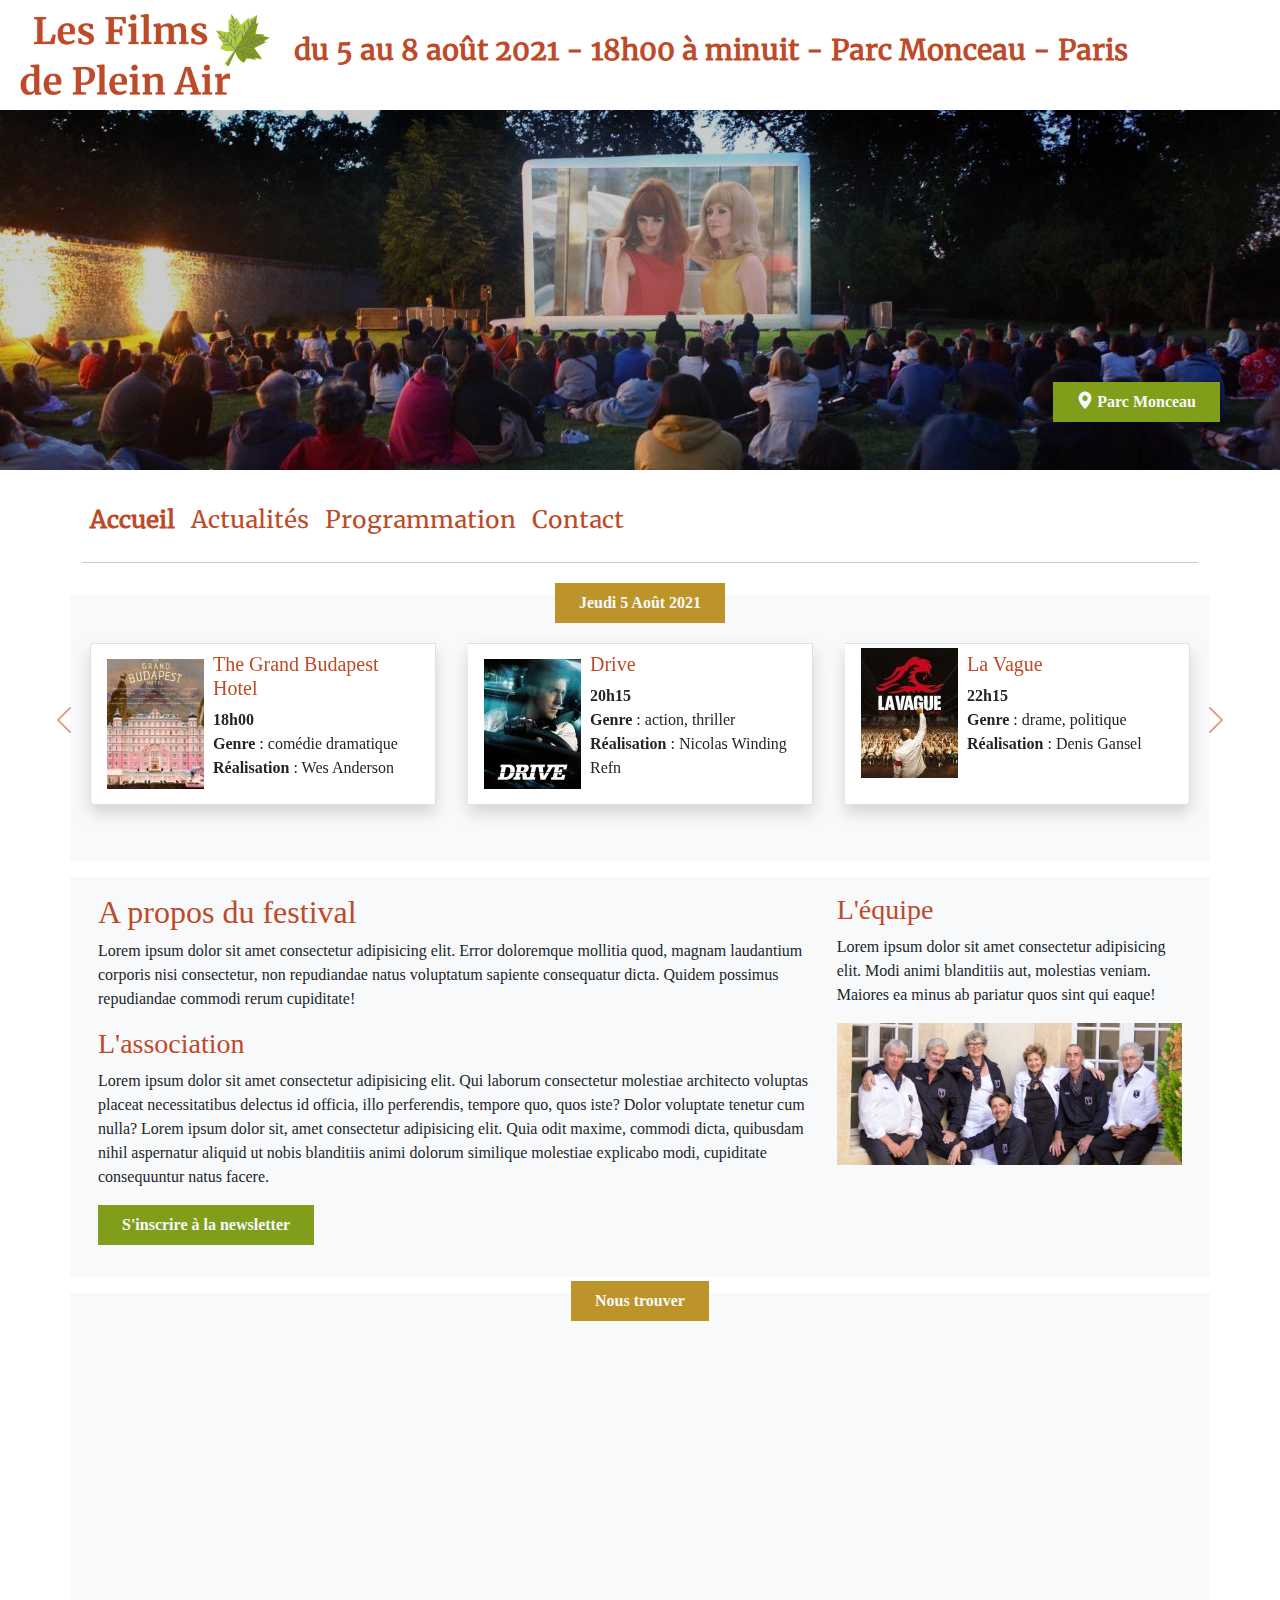
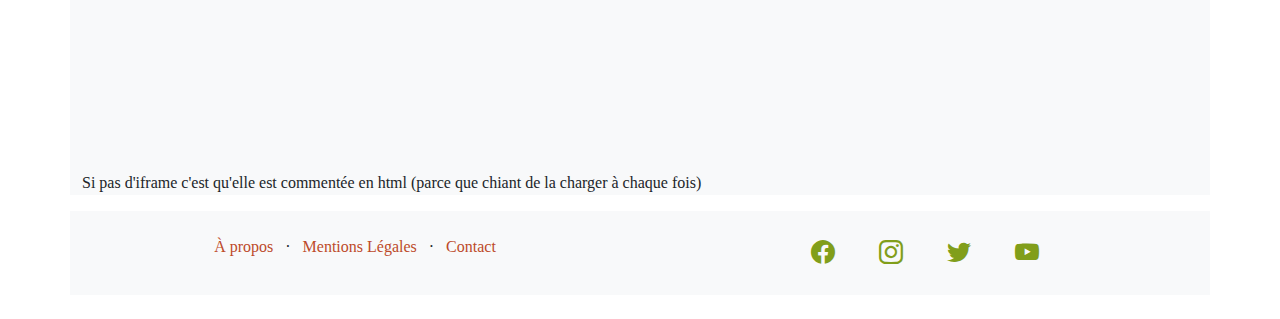
<file: PFILM_02_codesource/index.html>
<!DOCTYPE html>
<html lang="fr">
    <head>
        <meta charset="UTF-8">
        <meta name="viewport" content="width=device-width, initial-scale=1, shrink-to-fit=no">
        <link rel="stylesheet" href="css/style.css">
        <link rel="icon" href="img/favicon-nobg.png">
        <script src="js/bootstrap.js"></script>
    <title>Accueil</title>
    </head>
<body>
    <header class="container-fluid">
        <div class="row">
            <div class="col d-flex align-items-center flex-column flex-lg-row">
                <a class="navbar-brand"  href="index.html">
                    <img src="img/logo-canva-red.png" width="266" height="100" alt="logo">
                </a>
                <h3 class="text-center text-md-start heading-font--custom">du 5 au 8 août 2021 - 18h00 à minuit - Parc Monceau - Paris</h3>
            </div>
        </div>
    </header>
    
    <div class="container-fluid hero d-none d-md-block mb-3">
        <div class="h-100 d-flex justify-content-end align-items-end p-5">
            <a href="#findUs" class="btn btn--custom btn--custom-green"><i class="bi bi-geo-alt-fill"></i> Parc Monceau</a>                        
        </div>
    </div>

    <div class="container">
        <div class="row mb-0">
            <div class="col">
                <nav class="navbar justify-content-center navbar-expand-lg navbar-light">
                    <button class="navbar-toggler" type="button" data-bs-toggle="collapse" data-bs-target="#navbarContent">
                        <span class="navbar-toggler-icon"></span>
                    </button>
                    <div id="navbarContent" class="collapse navbar-collapse">
                        <ul class="navbar-nav text-center">
                            <li class="nav-item">
                                <a class="nav-link active" href="index.html">Accueil</a>
                            </li>
                            <li class="nav-item">
                                <a class="nav-link" href="actualites.html">Actualités</a>
                            </li>
                            <li class="nav-item">
                                <a class="nav-link" href="programmation.html">Programmation</a>
                            </li>
                            <li class="nav-item">
                                <a class="nav-link" href="contact.html">Contact</a>
                            </li>
                        </ul>
                    </div>
                </nav>
            </div>
        </div>
        <hr>     
    </div>

    <div id="carouselControls" class="carousel slide" data-bs-ride="carousel" data-bs-interval="10000">
        <div class="carousel-inner">
            <div class="carousel-item active">
                <div class="container bg-light">
                    <div class="position-relative mt-3">
                        <div class="position-absolute top-0 start-50 translate-middle text-center w-100">
                            <a href="#" class="btn btn--custom btn--custom-brown mt-3">Jeudi 5 Août 2021</a>
                        </div>           
                    </div>
                    <div class="row pt-3">
                        <div class="p-3 mb-4 rounded-3">
                            <div class="row card-group flex-column flex-lg-row px-md-5 px-lg-0">
                                    <div class="card m-lg-3 my-2 shadow w-auto">
                                        <div class="row">
                                            <div class="col-4 col-xl-3 d-flex align-items-center">
                                                <img class="p-1" src="img/movies/budapest.png" alt="image-budapest">
                                            </div>
                                            <div class="col-8 col-xl-9">
                                                <div class="card-body ms-3 p-2">
                                                    <h5 class="card-title">The Grand Budapest Hotel</h5>
                                                    <p class="card-text"><strong>18h00<br>Genre</strong> : comédie dramatique<br><span class="d-none d-sm-inline"><strong>Réalisation</strong> : Wes Anderson</span></p>
                                                    <a href="film-1.html" class="stretched-link"></a>
                                                </div>                                    
                                            </div>
                                        </div>    
                                    </div>                                  
                                    <div class="card m-lg-3 my-2 shadow">
                                        <div class="row">
                                            <div class="col-4 col-xl-3 d-flex align-items-center">
                                                <img class="p-1" src="img/movies/drive.png" alt="image-drive">
                                            </div>
                                            <div class="col-8 col-xl-9">
                                                <div class="card-body ms-3 p-2">
                                                    <h5 class="card-title">Drive</h5>
                                                    <p class="card-text"><strong>20h15<br>Genre</strong> : action, thriller<br><span class="d-none d-sm-inline"><strong>Réalisation</strong> : Nicolas Winding Refn</span></p>
                                                    <a href="film-2.html" class="stretched-link"></a>
                                                </div>                                    
                                            </div>
                                        </div>    
                                    </div>                                   
                                    <div class="card m-lg-3 my-2 shadow">
                                        <div class="row">
                                            <div class="col-4 col-xl-3 d-flex align-items-center">
                                                <img class=" p-1" src="img/movies/vague.png" alt="image-vague">
                                            </div>
                                            <div class="col-8 col-xl-9">
                                                <div class="card-body ms-3 p-2">
                                                    <h5 class="card-title">La Vague</h5>
                                                    <p class="card-text"><strong>22h15<br>Genre</strong> : drame, politique<br><span class="d-none d-sm-inline"><strong>Réalisation</strong> : Denis Gansel</span></p>
                                                    <a href="film-3.html" class="stretched-link"></a>
                                                </div>                                    
                                            </div>
                                        </div>    
                                    </div>
                                </div>                                                       
                            </div>
                        </div>
                </div>
            </div>

            <div class="carousel-item">
                <div class="container bg-light">
                    <div class="position-relative mt-3">
                        <div class="position-absolute top-0 start-50 translate-middle text-center w-100">
                            <a href="#" class="btn btn--custom btn--custom-brown mt-3">Vendredi 6 Août 2021</a>
                        </div>           
                    </div>
                    <div class="row pt-3">
                        <div class="p-3 mb-4 rounded-3">
                            <div class="row card-group flex-column flex-lg-row px-md-5 px-lg-0">
                                    <div class="card m-lg-3 my-2 shadow w-auto">
                                        <div class="row">
                                            <div class="col-4 col-xl-3 d-flex align-items-center">
                                                <img class="p-1" src="img/movies/graal.png" alt="image-graal">
                                            </div>
                                            <div class="col-8 col-xl-9">
                                                <div class="card-body ms-3 p-2">
                                                    <h5 class="card-title">Monty Python, Sacré Graal !</h5>
                                                    <p class="card-text"><strong>18h00<br>Genre</strong> : fantastique, aventure<br><span class="d-none d-sm-inline"><strong>Réalisation</strong> : Terry Jones</span></p>
                                                    <a href="film-4.html" class="stretched-link"></a>
                                                </div>                                    
                                            </div>
                                        </div>    
                                    </div>                                  
                                    <div class="card m-lg-3 my-2 shadow">
                                        <div class="row">
                                            <div class="col-4 col-xl-3 d-flex align-items-center">
                                                <img class="p-1" src="img/movies/shining.jpg" alt="image-shining">
                                            </div>
                                            <div class="col-8 col-xl-9">
                                                <div class="card-body ms-3 p-2">
                                                    <h5 class="card-title">Shining</h5>
                                                    <p class="card-text"><strong>20h15<br>Genre</strong> : épouvante, horreur<br><span class="d-none d-sm-inline"><strong>Réalisation</strong> : Stanley Kubrick</span></p>
                                                    <a href="film-5.html" class="stretched-link"></a>
                                                </div>                                    
                                            </div>
                                        </div>    
                                    </div>                                   
                                    <div class="card m-lg-3 my-2 shadow">
                                        <div class="row">
                                            <div class="col-4 col-xl-3 d-flex align-items-center">
                                                <img class=" p-1" src="img/movies/shutter.jpg" alt="image-shutter">
                                            </div>
                                            <div class="col-8 col-xl-9">
                                                <div class="card-body ms-3 p-2">
                                                    <h5 class="card-title">Shutter Island</h5>
                                                    <p class="card-text"><strong>22h15<br>Genre</strong> : policier, thriller<br><span class="d-none d-sm-inline"><strong>Réalisation</strong> : Martin Scorsese</span></p>
                                                    <a href="film-6.html" class="stretched-link"></a>
                                                </div>                                    
                                            </div>
                                        </div>    
                                    </div>
                                </div>                                                       
                            </div>
                        </div>
                </div>
            </div>

            <div class="carousel-item">
                <div class="container bg-light">
                    <div class="position-relative mt-3">
                        <div class="position-absolute top-0 start-50 translate-middle text-center w-100">
                            <a href="#" class="btn btn--custom btn--custom-brown mt-3">Samedi 7 Août 2021</a>
                        </div>           
                    </div>
                    <div class="row pt-3">
                        <div class="p-3 mb-4 rounded-3">
                            <div class="row card-group flex-column flex-lg-row px-md-5 px-lg-0">
                                    <div class="card m-lg-3 my-2 shadow w-auto">
                                        <div class="row">
                                            <div class="col-4 col-xl-3 d-flex align-items-center">
                                                <img class="p-1" src="img/movies/moonrise.jpg" alt="image-moonrise">
                                            </div>
                                            <div class="col-8 col-xl-9">
                                                <div class="card-body ms-3 p-2">
                                                    <h5 class="card-title">Moonrise Kingdom</h5>
                                                    <p class="card-text"><strong>18h00<br>Genre</strong> : comédie dramatique<br><span class="d-none d-sm-inline"><strong>Réalisation</strong> : Wes Anderson</span></p>
                                                    <a href="film-7.html" class="stretched-link"></a>
                                                </div>                                    
                                            </div>
                                        </div>    
                                    </div>                                  
                                    <div class="card m-lg-3 my-2 shadow">
                                        <div class="row">
                                            <div class="col-4 col-xl-3 d-flex align-items-center">
                                                <img class="p-1" src="img/movies/odyssee.jpg" alt="image-odyssee">
                                            </div>
                                            <div class="col-8 col-xl-9">
                                                <div class="card-body ms-3 p-2">
                                                    <h5 class="card-title">L'odyssée de l'espace</h5>
                                                    <p class="card-text"><strong>20h15<br>Genre</strong> : science-fiction<br><span class="d-none d-sm-inline"><strong>Réalisation</strong> : Stanley Kubrick</span></p>
                                                    <a href="film-8.html" class="stretched-link"></a>
                                                </div>                                    
                                            </div>
                                        </div>    
                                    </div>                                   
                                    <div class="card m-lg-3 my-2 shadow">
                                        <div class="row">
                                            <div class="col-4 col-xl-3 d-flex align-items-center">
                                                <img class=" p-1" src="img/movies/imitation.jpg" alt="image-imitation">
                                            </div>
                                            <div class="col-8 col-xl-9">
                                                <div class="card-body ms-3 p-2">
                                                    <h5 class="card-title">Imitation Game</h5>
                                                    <p class="card-text"><strong>22h15<br>Genre</strong> : drame, biographie<br><span class="d-none d-sm-inline"><strong>Réalisation</strong> : Morten Tyldum</span></p>
                                                    <a href="film-9.html" class="stretched-link"></a>
                                                </div>                                    
                                            </div>
                                        </div>    
                                    </div>
                                </div>                                                       
                            </div>
                        </div>
                </div>
            </div>

            <div class="carousel-item">
                <div class="container bg-light">
                    <div class="position-relative mt-3">
                        <div class="position-absolute top-0 start-50 translate-middle text-center w-100">
                            <a href="#" class="btn btn--custom btn--custom-brown mt-3">Dimanche 8 Août 2021</a>
                        </div>           
                    </div>
                    <div class="row pt-3">
                        <div class="p-3 mb-4 rounded-3">
                            <div class="row card-group flex-column flex-lg-row px-md-5 px-lg-0">
                                    <div class="card m-lg-3 my-2 shadow w-auto">
                                        <div class="row">
                                            <div class="col-4 col-xl-3 d-flex align-items-center">
                                                <img class="p-1" src="img/movies/alice.jpg" alt="image-alice">
                                            </div>
                                            <div class="col-8 col-xl-9">
                                                <div class="card-body ms-3 p-2">
                                                    <h5 class="card-title">Alice au Pays des Merveilles</h5>
                                                    <p class="card-text"><strong>18h00<br>Genre</strong> : aventure, fantastique<br><span class="d-none d-sm-inline"><strong>Réalisation</strong> : Tim Burton</span></p>
                                                    <a href="film-10.html" class="stretched-link"></a>
                                                </div>                                    
                                            </div>
                                        </div>    
                                    </div>                                  
                                    <div class="card m-lg-3 my-2 shadow">
                                        <div class="row">
                                            <div class="col-4 col-xl-3 d-flex align-items-center">
                                                <img class="p-1" src="img/movies/americanBeauty.jpg" alt="image-americanBeauty">
                                            </div>
                                            <div class="col-8 col-xl-9">
                                                <div class="card-body ms-3 p-2">
                                                    <h5 class="card-title">American Beauty</h5>
                                                    <p class="card-text"><strong>20h15<br>Genre</strong> : drame<br><span class="d-none d-sm-inline"><strong>Réalisation</strong> : Sam Mendes</span></p>
                                                    <a href="film-11.html" class="stretched-link"></a>
                                                </div>                                    
                                            </div>
                                        </div>    
                                    </div>                                   
                                    <div class="card m-lg-3 my-2 shadow">
                                        <div class="row">
                                            <div class="col-4 col-xl-3 d-flex align-items-center">
                                                <img class=" p-1" src="img/movies/matchPoint.jpg" alt="image-matchPoint">
                                            </div>
                                            <div class="col-8 col-xl-9">
                                                <div class="card-body ms-3 p-2">
                                                    <h5 class="card-title">Match Point</h5>
                                                    <p class="card-text"><strong>22h15<br>Genre</strong> : drame, amour<br><span class="d-none d-sm-inline"><strong>Réalisation</strong> : Woody Allen</span></p>
                                                    <a href="film-12.html" class="stretched-link"></a>
                                                </div>                                    
                                            </div>
                                        </div>    
                                    </div>
                                </div>                                                       
                            </div>
                        </div>
                </div>
            </div>
        </div>
        <button class="carousel-control-prev align-items-start align-items-sm-center" type="button" data-bs-target="#carouselControls" data-bs-slide="prev">
            <span class="carousel-control-prev-icon" aria-hidden="true"></span>
            <span class="visually-hidden">Previous</span>
        </button>
        <button class="carousel-control-next align-items-start align-items-sm-center" type="button" data-bs-target="#carouselControls" data-bs-slide="next">
            <span class="carousel-control-next-icon" aria-hidden="true"></span>
            <span class="visually-hidden">Next</span>
        </button>
    </div>

    <div class="container bg-light mt-3">
        <div class="row p-3">
            <div class="col-12 col-lg-8">
                <h2>A propos du festival</h2>
                <p>Lorem ipsum dolor sit amet consectetur adipisicing elit. Error doloremque mollitia quod, magnam laudantium corporis nisi consectetur, non repudiandae natus voluptatum sapiente consequatur dicta. Quidem possimus repudiandae commodi rerum cupiditate!</p>
                <h3>L'association</h3>
                <p>Lorem ipsum dolor sit amet consectetur adipisicing elit. Qui laborum consectetur molestiae architecto voluptas placeat necessitatibus delectus id officia, illo perferendis, tempore quo, quos iste? Dolor voluptate tenetur cum nulla? Lorem ipsum dolor sit, amet consectetur adipisicing elit. Quia odit maxime, commodi dicta, quibusdam nihil aspernatur aliquid ut nobis blanditiis animi dolorum similique molestiae explicabo modi, cupiditate consequuntur natus facere.</p>
                <a class="btn  btn--custom btn--custom-green mb-3" href="actualites.html#newsletter">S'inscrire à la newsletter</a>
            </div>
            <div class="col-12 col-lg-4">
                <h3>L'équipe</h3>
                <p>Lorem ipsum dolor sit amet consectetur adipisicing elit. Modi animi blanditiis aut, molestias veniam. Maiores ea minus ab pariatur quos sint qui eaque!</p>
                <div>
                    <img class="img-fluid" src="img/equipe.jpg" alt="image organisateurs">
                </div>
            </div>
        </div>
    </div>

    <div class="container mt-3">
        <div class="row position-relative">
            <div class="bg-light ratio ratio-21x9">
                Si pas d'iframe c'est qu'elle est commentée en html (parce que chiant de la charger à chaque fois)
                <iframe  id="findUs" src="https://www.google.com/maps/embed?pb=!1m18!1m12!1m3!1d2206.4245443914283!2d2.3077786971611505!3d48.87926355167691!2m3!1f0!2f0!3f0!3m2!1i1024!2i768!4f13.1!3m3!1m2!1s0x47e66fbe98f714c3%3A0xe62425fddeddc402!2sParc%20Monceau!5e0!3m2!1sfr!2sfr!4v1621795867785!5m2!1sfr!2sfr" width="800" height="600" style="border:0;" allowfullscreen="" loading="lazy"></iframe>
            </div>
            <div class="position-absolute top-0 start-50 translate-middle text-center w-100">
                <a href="#" class="btn btn--custom btn--custom-brown mt-3">Nous trouver</a>                    
            </div>
        </div>
    </div>
    <footer class="container mb-0 mt-3">
        <div class="row bg-light justify-content-around">
            <div class="col-12 col-md-6">
                <ul class="list-inline text-center m-1 m-md-4">
                    <li class="list-inline-item"><a class="footer__link" href="index.html">À propos</a></li>
                    <li class="list-inline-item">&middot;</li>
                    <li class="list-inline-item"><a class="footer__link" href="mentions-legales.html">Mentions Légales</a></li>
                    <li class="list-inline-item">&middot;</li>
                    <li class="list-inline-item"><a class="footer__link" href="contact.html">Contact</a></li>
                </ul>
            </div>
            <div class="col-12 col-md-6">
                <ul class="list-inline text-center m-1 m-md-4">
                    <li class="list-inline-item"><a class="footer__link icon" href="#"><i class="bi-facebook"></i></a></li>
                    <li class="list-inline-item"><a class="footer__link icon" href="#"><i class="bi-instagram"></i></a></li>
                    <li class="list-inline-item"><a class="footer__link icon" href="#"><i class="bi-twitter"></i></a></li>
                    <li class="list-inline-item"><a class="footer__link icon" href="#"><i class="bi-youtube"></i></a></li>
                </ul>
            </div>
        </div>
    </footer>
  </body>
</html>
</file>
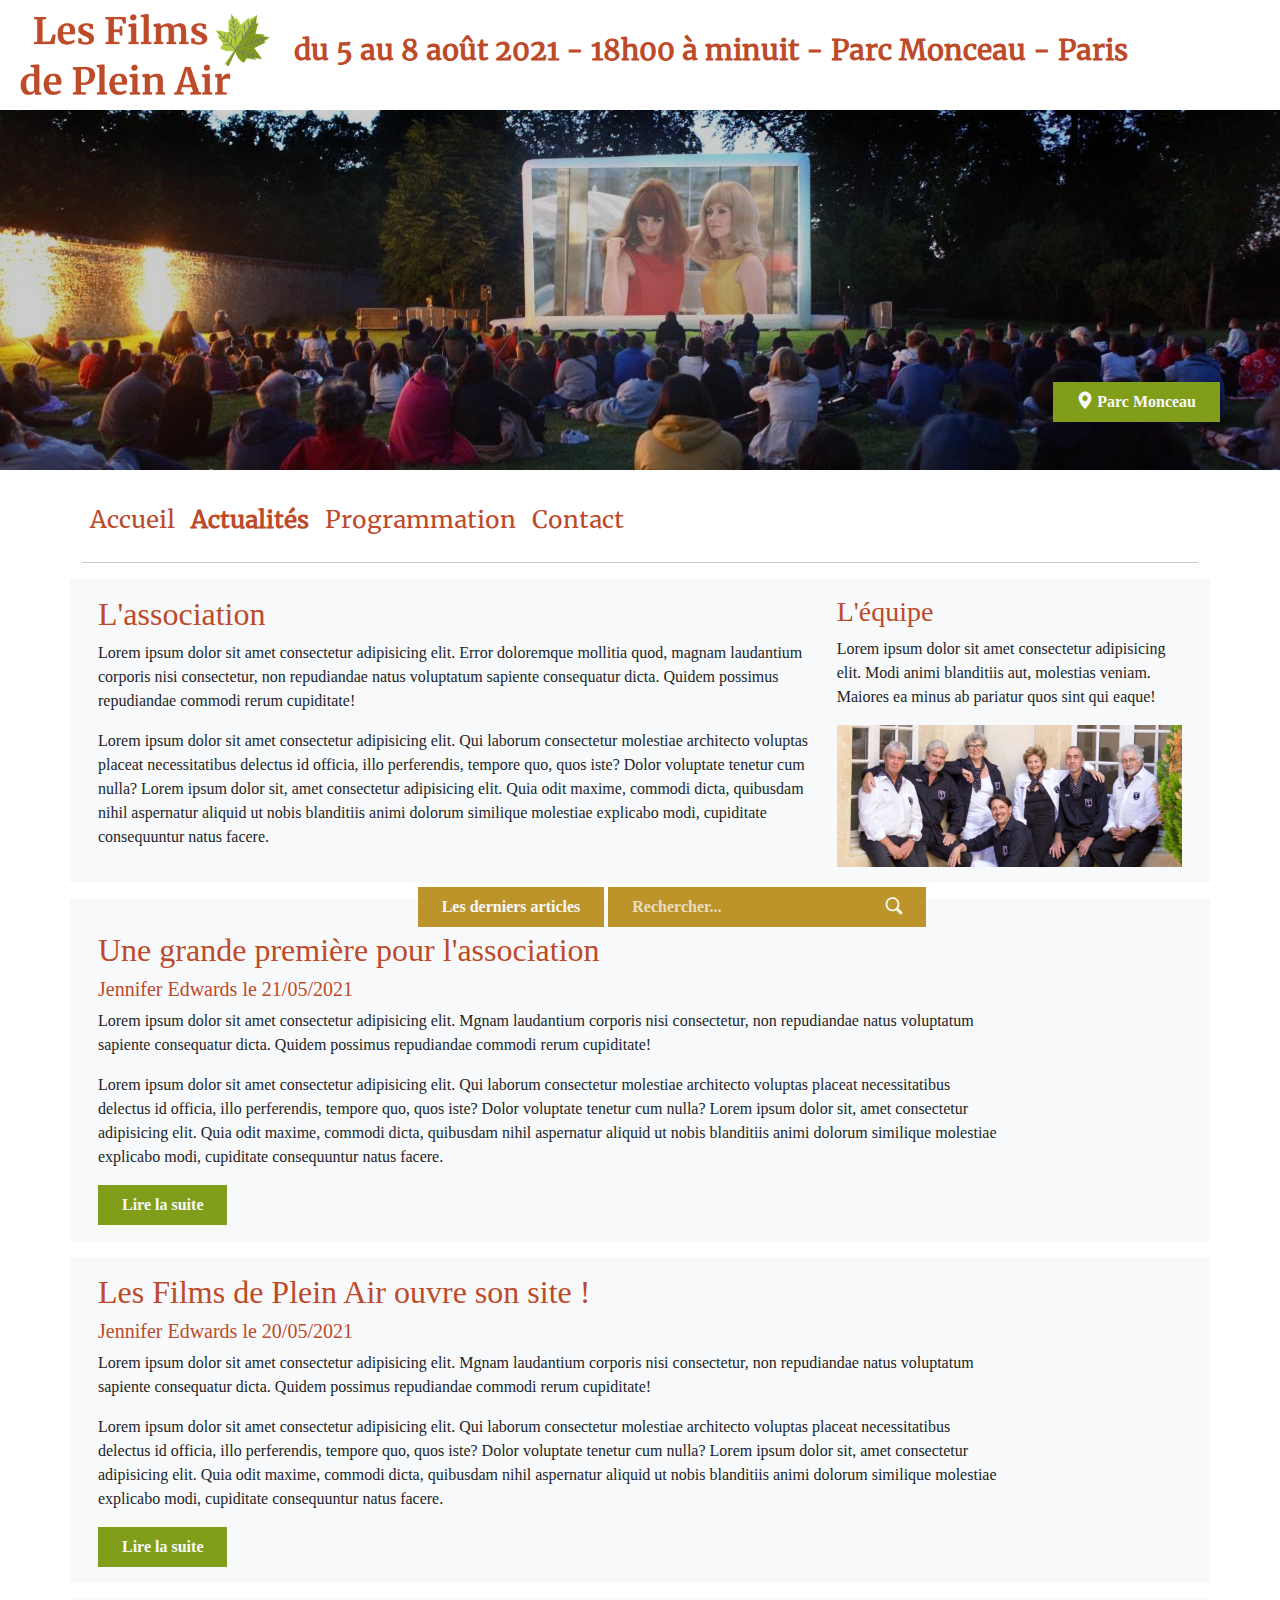
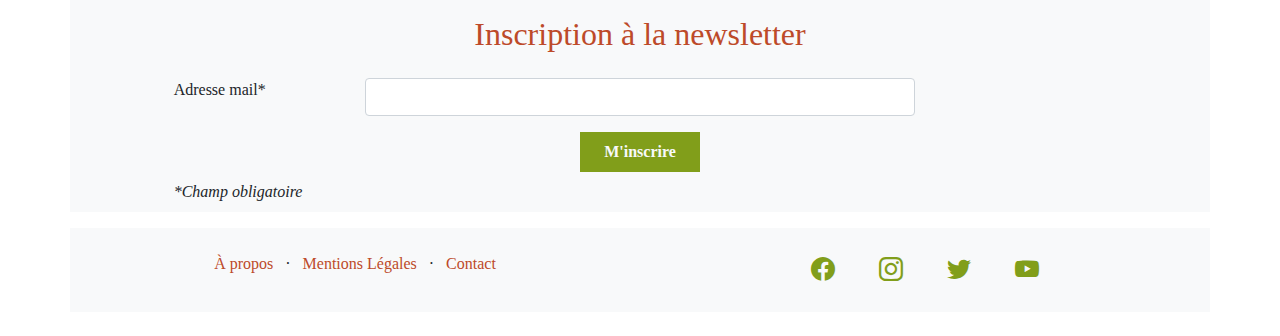
<file: PFILM_02_codesource/actualites.html>
<!DOCTYPE html>
<html lang="fr">
    <head>
        <meta charset="UTF-8">
        <meta name="viewport" content="width=device-width, initial-scale=1, shrink-to-fit=no">
        <link rel="stylesheet" href="css/style.css">
        <link rel="icon" href="img/favicon-nobg.png">
        <script src="js/bootstrap.js"></script>
<title>Actualités</title>
</head>
<body>
    <header class="container-fluid">
        <div class="row">
            <div class="col d-flex align-items-center flex-column flex-lg-row">
                <a class="navbar-brand"  href="index.html">
                    <img src="img/logo-canva-red.png" width="266" height="100" alt="logo">
                </a>
                <h3 class="text-center text-md-start heading-font--custom">du 5 au 8 août 2021 - 18h00 à minuit - Parc Monceau - Paris</h3>
            </div>
        </div>
    </header>
    
    <div class="container-fluid hero d-none d-md-block mb-3">
        <div class="h-100 d-flex justify-content-end align-items-end p-5">
            <a href="index.html#findUs" class="btn btn--custom btn--custom-green"><i class="bi bi-geo-alt-fill"></i> Parc Monceau</a>                        
        </div>
    </div>

    <div class="container">
        <div class="row mb-0">
            <div class="col">
                <nav class="navbar justify-content-center navbar-expand-lg navbar-light">
                    <button class="navbar-toggler" type="button" data-bs-toggle="collapse" data-bs-target="#navbarContent">
                        <span class="navbar-toggler-icon"></span>
                    </button>
                    <div id="navbarContent" class="collapse navbar-collapse">
                        <ul class="navbar-nav text-center">
                            <li class="nav-item">
                                <a class="nav-link" href="index.html">Accueil</a>
                            </li>
                            <li class="nav-item">
                                <a class="nav-link active" href="actualites.html">Actualités</a>
                            </li>
                            <li class="nav-item">
                                <a class="nav-link" href="programmation.html">Programmation</a>
                            </li>
                            <li class="nav-item">
                                <a class="nav-link" href="contact.html">Contact</a>
                            </li>
                        </ul>
                    </div>
                </nav>
            </div>
        </div>
        <hr>     
    </div>

    <div class="container bg-light mt-3">
        <div class="row p-3">
            <div class="col-12 col-lg-8">
                <h2 class="text-center text-md-start">L'association</h2>
                <p>Lorem ipsum dolor sit amet consectetur adipisicing elit. Error doloremque mollitia quod, magnam laudantium corporis nisi consectetur, non repudiandae natus voluptatum sapiente consequatur dicta. Quidem possimus repudiandae commodi rerum cupiditate!</p>

                <p>Lorem ipsum dolor sit amet consectetur adipisicing elit. Qui laborum consectetur molestiae architecto voluptas placeat necessitatibus delectus id officia, illo perferendis, tempore quo, quos iste? Dolor voluptate tenetur cum nulla? Lorem ipsum dolor sit, amet consectetur adipisicing elit. Quia odit maxime, commodi dicta, quibusdam nihil aspernatur aliquid ut nobis blanditiis animi dolorum similique molestiae explicabo modi, cupiditate consequuntur natus facere.</p>
            </div>
            <div class="col-12 col-lg-4">
                <h3 class="text-center text-md-start">L'équipe</h3>
                <p>Lorem ipsum dolor sit amet consectetur adipisicing elit. Modi animi blanditiis aut, molestias veniam. Maiores ea minus ab pariatur quos sint qui eaque!</p>
                <div>
                    <img class="img-fluid" src="img/equipe.jpg" alt="image organisateurs">
                </div>
            </div>
        </div>
    </div>

    <div>
        <div class="position-relative mt-3">
            <div class="position-absolute top-0 start-50 translate-middle text-center w-100">
                <a href="#" class="btn btn--custom btn--custom-brown mt-3">Les derniers articles</a>
                <div class="d-none d-lg-inline-block position-relative">
                    <input type="search" class="btn btn--custom btn--custom-brown mt-3" placeholder="Rechercher...">
                    <button type="submit" class="btn btn--custom btn--custom-brown mt-3 position-absolute">
                        <i class="bi bi-search"></i>
                    </button>                    
                </div>
            </div>           
        </div>
        <div class="container bg-light pt-3">
            <div class="row p-3">
                <div class="col-12 col-lg-10">
                    <h2>Une grande première pour l'association</h2>
                    <h5>Jennifer Edwards le 21/05/2021</h5>
                    <p>Lorem ipsum dolor sit amet consectetur adipisicing elit. Mgnam laudantium corporis nisi consectetur, non repudiandae natus voluptatum sapiente consequatur dicta. Quidem possimus repudiandae commodi rerum cupiditate!</p>
                    <p>Lorem ipsum dolor sit amet consectetur adipisicing elit. Qui laborum consectetur molestiae architecto voluptas placeat necessitatibus delectus id officia, illo perferendis, tempore quo, quos iste? Dolor voluptate tenetur cum nulla? Lorem ipsum dolor sit, amet consectetur adipisicing elit. Quia odit maxime, commodi dicta, quibusdam nihil aspernatur aliquid ut nobis blanditiis animi dolorum similique molestiae explicabo modi, cupiditate consequuntur natus facere.</p>
                    <a class="btn  btn--custom btn--custom-green" href="article-1.html">Lire la suite</a>
                </div>
            </div>
        </div>

        <div class="container bg-light mt-3">
            <div class="row p-3">
                <div class="col-12 col-lg-10">
                    <h2>Les Films de Plein Air ouvre son site !</h2>
                    <h5>Jennifer Edwards le 20/05/2021</h5>
                    <p>Lorem ipsum dolor sit amet consectetur adipisicing elit. Mgnam laudantium corporis nisi consectetur, non repudiandae natus voluptatum sapiente consequatur dicta. Quidem possimus repudiandae commodi rerum cupiditate!</p>
                    <p>Lorem ipsum dolor sit amet consectetur adipisicing elit. Qui laborum consectetur molestiae architecto voluptas placeat necessitatibus delectus id officia, illo perferendis, tempore quo, quos iste? Dolor voluptate tenetur cum nulla? Lorem ipsum dolor sit, amet consectetur adipisicing elit. Quia odit maxime, commodi dicta, quibusdam nihil aspernatur aliquid ut nobis blanditiis animi dolorum similique molestiae explicabo modi, cupiditate consequuntur natus facere.</p>
                    <a class="btn  btn--custom btn--custom-green" href="articles/article-2.html">Lire la suite</a>
                </div>
            </div>
        </div>        
    </div>

    <div class="container bg-light p-2 mt-3" id="newsletter">
        <h2 class="text-center mt-2 mb-4">Inscription à la newsletter</h2>
        <form class="w-100 m-auto text-center text-sm-start" action="#" method="post">
            <div class="row mb-3 justify-content-center justify-content-sm-start">
                <div class="col-0 col-sm-1"></div>
                <div class="col-sm-2">
                    <label for="InputEmail" class="form-label">Adresse mail*</label>
                </div>
                <div class="col-9 col-sm-7 col-lg-6">
                    <input type="email" class="form-control" id="InputEmail" required>
                </div>
            </div>
            <div class="row justify-content-end">
                <div class="text-center">
                    <button type="submit" class="btn btn--custom btn--custom-green">M'inscrire</button>                    
                </div>
            </div>
            <div class="row">
                <div class="col-0 col-sm-1"></div>
                <div class="col-sm-4 mt-2">
                    <span class="fst-italic">*Champ obligatoire</span>
                </div>
            </div>
        </form>            
    </div>
    
    <footer class="container mb-0 mt-3">
        <div class="row bg-light justify-content-around">
            <div class="col-12 col-md-6">
                <ul class="list-inline text-center m-1 m-md-4">
                    <li class="list-inline-item"><a class="footer__link" href="index.html">À propos</a></li>
                    <li class="list-inline-item">&middot;</li>
                    <li class="list-inline-item"><a class="footer__link" href="mentions-legales.html">Mentions Légales</a></li>
                    <li class="list-inline-item">&middot;</li>
                    <li class="list-inline-item"><a class="footer__link" href="contact.html">Contact</a></li>
                </ul>
            </div>
            <div class="col-12 col-md-6">
                <ul class="list-inline text-center m-1 m-md-4">
                    <li class="list-inline-item"><a class="footer__link icon" href="#"><i class="bi-facebook"></i></a></li>
                    <li class="list-inline-item"><a class="footer__link icon" href="#"><i class="bi-instagram"></i></a></li>
                    <li class="list-inline-item"><a class="footer__link icon" href="#"><i class="bi-twitter"></i></a></li>
                    <li class="list-inline-item"><a class="footer__link icon" href="#"><i class="bi-youtube"></i></a></li>
                </ul>
            </div>
        </div>
    </footer>
  </body>
</html>
</file>
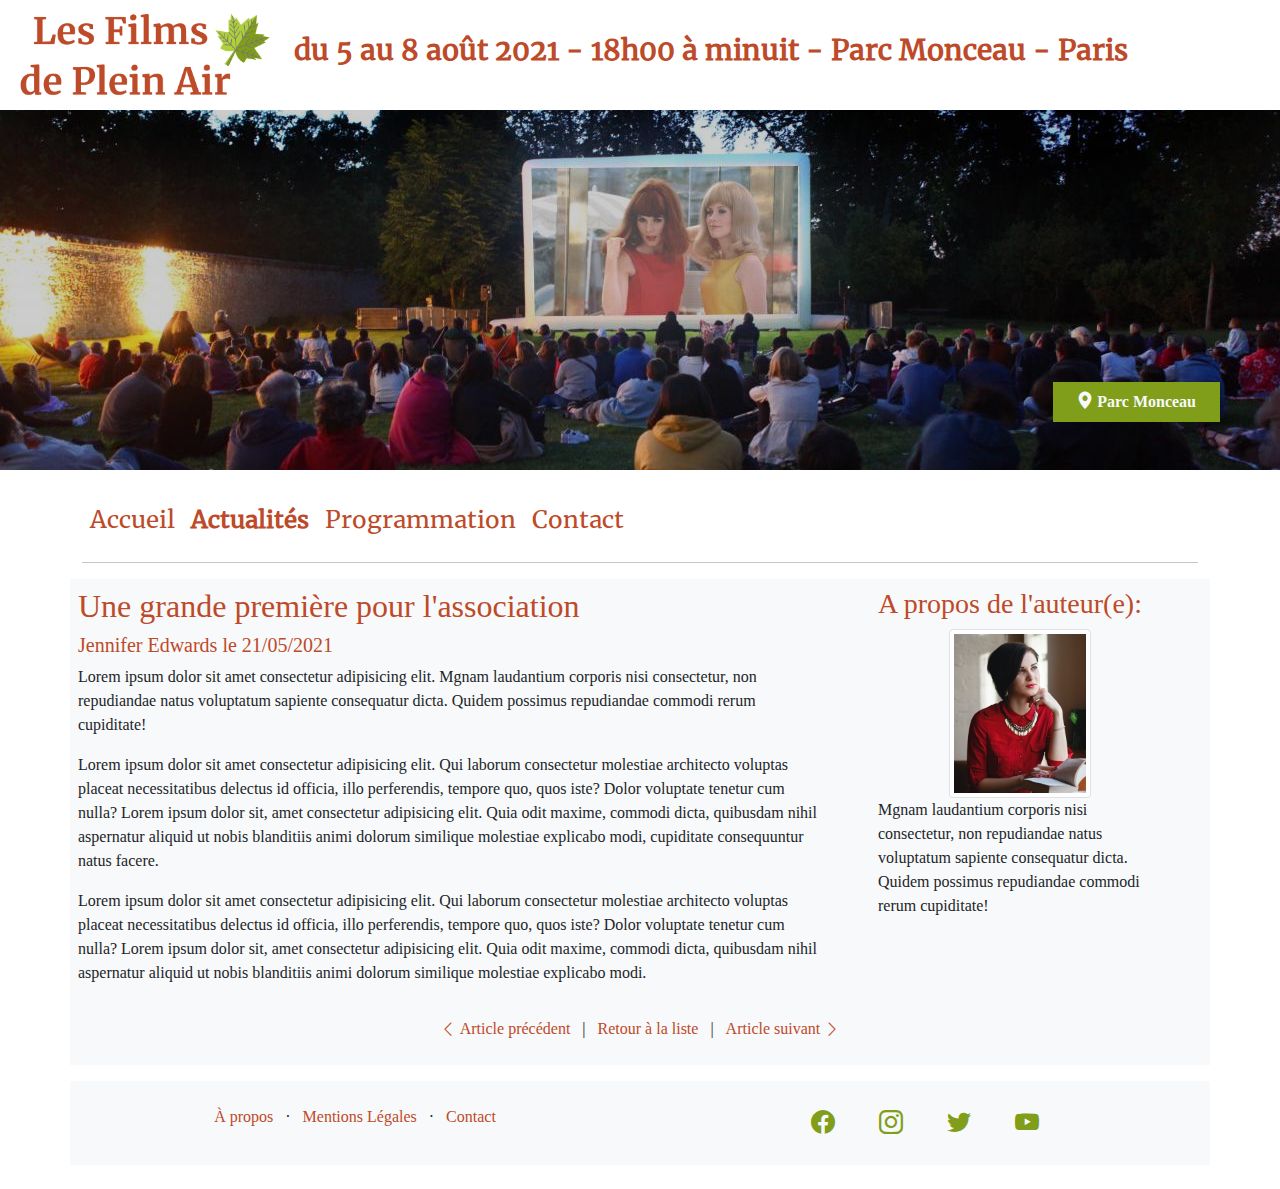
<file: PFILM_02_codesource/article-1.html>
<!DOCTYPE html>
<html lang="fr">
    <head>
        <meta charset="UTF-8">
        <meta name="viewport" content="width=device-width, initial-scale=1, shrink-to-fit=no">
        <link rel="stylesheet" href="css/style.css">
        <link rel="icon" href="img/favicon-nobg.png">
        <script src="js/bootstrap.js"></script>
<title>Article 1</title>
</head>
<body>
    <header class="container-fluid">
        <div class="row">
            <div class="col d-flex align-items-center flex-column flex-lg-row">
                <a class="navbar-brand"  href="index.html">
                    <img src="img/logo-canva-red.png" width="266" height="100" alt="logo">
                </a>
                <h3 class="text-center text-md-start heading-font--custom">du 5 au 8 août 2021 - 18h00 à minuit - Parc Monceau - Paris</h3>
            </div>
        </div>
    </header>
    
    <div class="container-fluid hero d-none d-md-block mb-3">
        <div class="h-100 d-flex justify-content-end align-items-end p-5">
            <a href="index.html#findUs" class="btn btn--custom btn--custom-green"><i class="bi bi-geo-alt-fill"></i> Parc Monceau</a>                        
        </div>
    </div>

    <div class="container">
        <div class="row mb-0">
            <div class="col">
                <nav class="navbar justify-content-center navbar-expand-lg navbar-light">
                    <button class="navbar-toggler" type="button" data-bs-toggle="collapse" data-bs-target="#navbarContent">
                        <span class="navbar-toggler-icon"></span>
                    </button>
                    <div id="navbarContent" class="collapse navbar-collapse">
                        <ul class="navbar-nav text-center">
                            <li class="nav-item">
                                <a class="nav-link" href="index.html">Accueil</a>
                            </li>
                            <li class="nav-item">
                                <a class="nav-link active" href="actualites.html">Actualités</a>
                            </li>
                            <li class="nav-item">
                                <a class="nav-link" href="programmation.html">Programmation</a>
                            </li>
                            <li class="nav-item">
                                <a class="nav-link" href="contact.html">Contact</a>
                            </li>
                        </ul>
                    </div>
                </nav>
            </div>
        </div>
        <hr>     
    </div>

    <div class="container bg-light">
        <div class="row">
            <div class="col-12 col-lg-8 p-2">
                <h2 class="text-center text-md-start">Une grande première pour l'association</h2>
                <h5 class="text-center text-md-start">Jennifer Edwards le 21/05/2021</h5>
                <p>Lorem ipsum dolor sit amet consectetur adipisicing elit. Mgnam laudantium corporis nisi consectetur, non repudiandae natus voluptatum sapiente consequatur dicta. Quidem possimus repudiandae commodi rerum cupiditate!</p>
                <p>Lorem ipsum dolor sit amet consectetur adipisicing elit. Qui laborum consectetur molestiae architecto voluptas placeat necessitatibus delectus id officia, illo perferendis, tempore quo, quos iste? Dolor voluptate tenetur cum nulla? Lorem ipsum dolor sit, amet consectetur adipisicing elit. Quia odit maxime, commodi dicta, quibusdam nihil aspernatur aliquid ut nobis blanditiis animi dolorum similique molestiae explicabo modi, cupiditate consequuntur natus facere.</p>          
                <p>Lorem ipsum dolor sit amet consectetur adipisicing elit. Qui laborum consectetur molestiae architecto voluptas placeat necessitatibus delectus id officia, illo perferendis, tempore quo, quos iste? Dolor voluptate tenetur cum nulla? Lorem ipsum dolor sit, amet consectetur adipisicing elit. Quia odit maxime, commodi dicta, quibusdam nihil aspernatur aliquid ut nobis blanditiis animi dolorum similique molestiae explicabo modi.</p>          
            </div>
            <div class="col-12 col-lg-4 p-2 px-md-5">
                <h3 class="text-center text-md-start">A propos de l'auteur(e):</h3>
                <div class="w-50 text-center m-auto">
                    <img class="img-thumbnail rounded mx-auto d-block" src="img/author.jpg" alt="image-auteur">
                </div>
                <p>Mgnam laudantium corporis nisi consectetur, non repudiandae natus voluptatum sapiente consequatur dicta. Quidem possimus repudiandae commodi rerum cupiditate!</p>
            </div>            
        </div>
        <div class="col-12 p-2">
            <ul class="list-inline text-center">
                <li class="list-inline-item"><a class="footer__link" href="#">
                    <i class="bi bi-chevron-left"></i><span class="d-none d-lg-inline"> Article </span><span class="d-none d-sm-inline"> précédent </span></a>
                </li>
                <li class="list-inline-item d-none d-md-inline">|</li>
                <li class="list-inline-item"><a class="footer__link" href="actualites.html"><span class="d-none d-md-inline">Retour à la liste</span></a></li>
                <li class="list-inline-item d-none d-md-inline">|</li>
                <li class="list-inline-item"><a class="footer__link" href="#">
                    <span class="d-none d-lg-inline"> Article </span><span class="d-none d-sm-inline"> suivant </span><i class="bi bi-chevron-right"></i></a>
                </li>
            </ul>
        </div>
    </div>      

    <footer class="container mb-0 mt-3">
        <div class="row bg-light justify-content-around">
            <div class="col-12 col-md-6">
                <ul class="list-inline text-center m-1 m-md-4">
                    <li class="list-inline-item"><a class="footer__link" href="index.html">À propos</a></li>
                    <li class="list-inline-item">&middot;</li>
                    <li class="list-inline-item"><a class="footer__link" href="mentions-legales.html">Mentions Légales</a></li>
                    <li class="list-inline-item">&middot;</li>
                    <li class="list-inline-item"><a class="footer__link" href="contact.html">Contact</a></li>
                </ul>
            </div>
            <div class="col-12 col-md-6">
                <ul class="list-inline text-center m-1 m-md-4">
                    <li class="list-inline-item"><a class="footer__link icon" href="#"><i class="bi-facebook"></i></a></li>
                    <li class="list-inline-item"><a class="footer__link icon" href="#"><i class="bi-instagram"></i></a></li>
                    <li class="list-inline-item"><a class="footer__link icon" href="#"><i class="bi-twitter"></i></a></li>
                    <li class="list-inline-item"><a class="footer__link icon" href="#"><i class="bi-youtube"></i></a></li>
                </ul>
            </div>
        </div>
    </footer>
  </body>
</html>
</file>
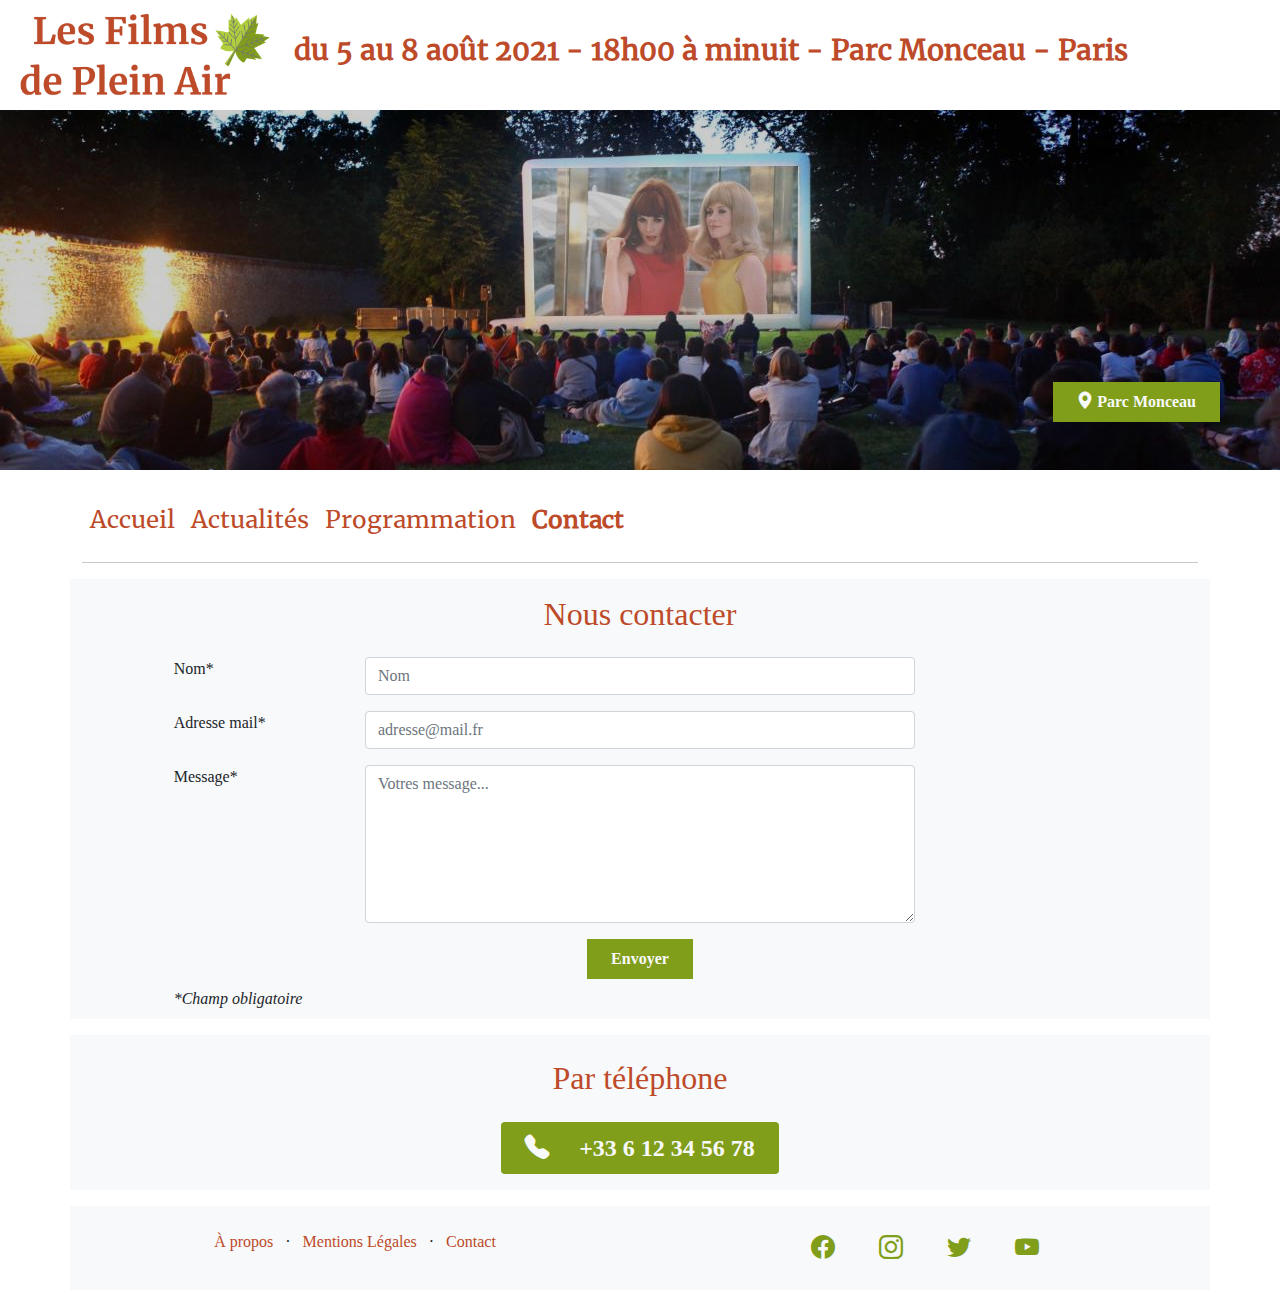
<file: PFILM_02_codesource/contact.html>
<!DOCTYPE html>
<html lang="fr">
    <head>
        <meta charset="UTF-8">
        <meta name="viewport" content="width=device-width, initial-scale=1, shrink-to-fit=no">
        <link rel="stylesheet" href="css/style.css">
        <link rel="icon" href="img/favicon-nobg.png">
        <script src="js/bootstrap.js"></script>
<title>Contact</title>
</head>
<body>
    <header class="container-fluid">
        <div class="row">
            <div class="col d-flex align-items-center flex-column flex-lg-row">
                <a class="navbar-brand"  href="index.html">
                    <img src="img/logo-canva-red.png" width="266" height="100" alt="logo">
                </a>
                <h3 class="text-center text-md-start heading-font--custom">du 5 au 8 août 2021 - 18h00 à minuit - Parc Monceau - Paris</h3>
            </div>
        </div>
    </header>
    
    <div class="container-fluid hero d-none d-md-block mb-3">
        <div class="h-100 d-flex justify-content-end align-items-end p-5">
            <a href="index.html#findUs" class="btn btn--custom btn--custom-green"><i class="bi bi-geo-alt-fill"></i> Parc Monceau</a>                        
        </div>
    </div>

    <div class="container">
        <div class="row mb-0">
            <div class="col">
                <nav class="navbar justify-content-center navbar-expand-lg navbar-light">
                    <button class="navbar-toggler" type="button" data-bs-toggle="collapse" data-bs-target="#navbarContent">
                        <span class="navbar-toggler-icon"></span>
                    </button>
                    <div id="navbarContent" class="collapse navbar-collapse">
                        <ul class="navbar-nav text-center">
                            <li class="nav-item">
                                <a class="nav-link" href="index.html">Accueil</a>
                            </li>
                            <li class="nav-item">
                                <a class="nav-link" href="actualites.html">Actualités</a>
                            </li>
                            <li class="nav-item">
                                <a class="nav-link" href="programmation.html">Programmation</a>
                            </li>
                            <li class="nav-item">
                                <a class="nav-link active" href="contact.html">Contact</a>
                            </li>
                        </ul>
                    </div>
                </nav>
            </div>
        </div>
        <hr>     
    </div>
    <div class="container bg-light p-2">
        <h2 class="text-center mt-2 mb-4">Nous contacter</h2>
        <form class="w-100 m-auto text-center text-sm-start" action="#" method="post">
            <div class="row mb-3 justify-content-center justify-content-sm-start">
                <div class="col-0 col-sm-1"></div>
                <div class="col-sm-2">
                    <label for="InputName" class="form-label">Nom*</label>
                </div>
                <div class="col-9 col-sm-7 col-lg-6">
                    <input type="text" class="form-control" id="InputName" placeholder="Nom" required>
                </div>
            </div>
            <div class="row mb-3 justify-content-center justify-content-sm-start">
                <div class="col-0 col-sm-1"></div>
                <div class="col-sm-2">
                    <label for="InputEmail" class="form-label">Adresse mail*</label>
                </div>
                <div class="col-9 col-sm-7 col-lg-6">
                    <input type="email" class="form-control" id="InputEmail" placeholder="adresse@mail.fr" required>
                </div>
            </div>
            <div class="row mb-3 justify-content-center justify-content-sm-start">
                <div class="col-0 col-sm-1"></div>
                <div class="col-sm-2">
                    <label for="InputTextArea" class="form-label">Message*</label>
                </div>
                <div class="col-9 col-sm-7 col-lg-6">
                    <textarea class="form-control" id="InputTextArea" rows="6" placeholder="Votres message..."  required></textarea>
                </div>
            </div>
            <div class="row justify-content-end">
                <div class="text-center">
                    <button type="submit" class="btn btn--custom btn--custom-green">Envoyer</button>                    
                </div>
            </div>
            <div class="row">
                <div class="col-0 col-sm-1"></div>
                <div class="col-sm-4 mt-2">
                    <span class="fst-italic">*Champ obligatoire</span>
                </div>
            </div>
        </form>           
    </div>
    <div class="container bg-light mt-3 p-3 text-center">
        <h2 class="text-center mt-2 mb-4">Par téléphone</h2>
        <a class="phone-link btn btn--custom btn--custom-green rounded" href="tel:33612345678"><i class="bi-telephone-fill me-sm-4"></i> +33 6 12 34 56 78</a>
    </div>
    <footer class="container mb-0 mt-3">
        <div class="row bg-light justify-content-around">
            <div class="col-12 col-md-6">
                <ul class="list-inline text-center m-1 m-md-4">
                    <li class="list-inline-item"><a class="footer__link" href="index.html">À propos</a></li>
                    <li class="list-inline-item">&middot;</li>
                    <li class="list-inline-item"><a class="footer__link" href="mentions-legales.html">Mentions Légales</a></li>
                    <li class="list-inline-item">&middot;</li>
                    <li class="list-inline-item"><a class="footer__link" href="contact.html">Contact</a></li>
                </ul>
            </div>
            <div class="col-12 col-md-6">
                <ul class="list-inline text-center m-1 m-md-4">
                    <li class="list-inline-item"><a class="footer__link icon" href="#"><i class="bi-facebook"></i></a></li>
                    <li class="list-inline-item"><a class="footer__link icon" href="#"><i class="bi-instagram"></i></a></li>
                    <li class="list-inline-item"><a class="footer__link icon" href="#"><i class="bi-twitter"></i></a></li>
                    <li class="list-inline-item"><a class="footer__link icon" href="#"><i class="bi-youtube"></i></a></li>
                </ul>
            </div>
        </div>
    </footer>
  </body>
</html>
</file>
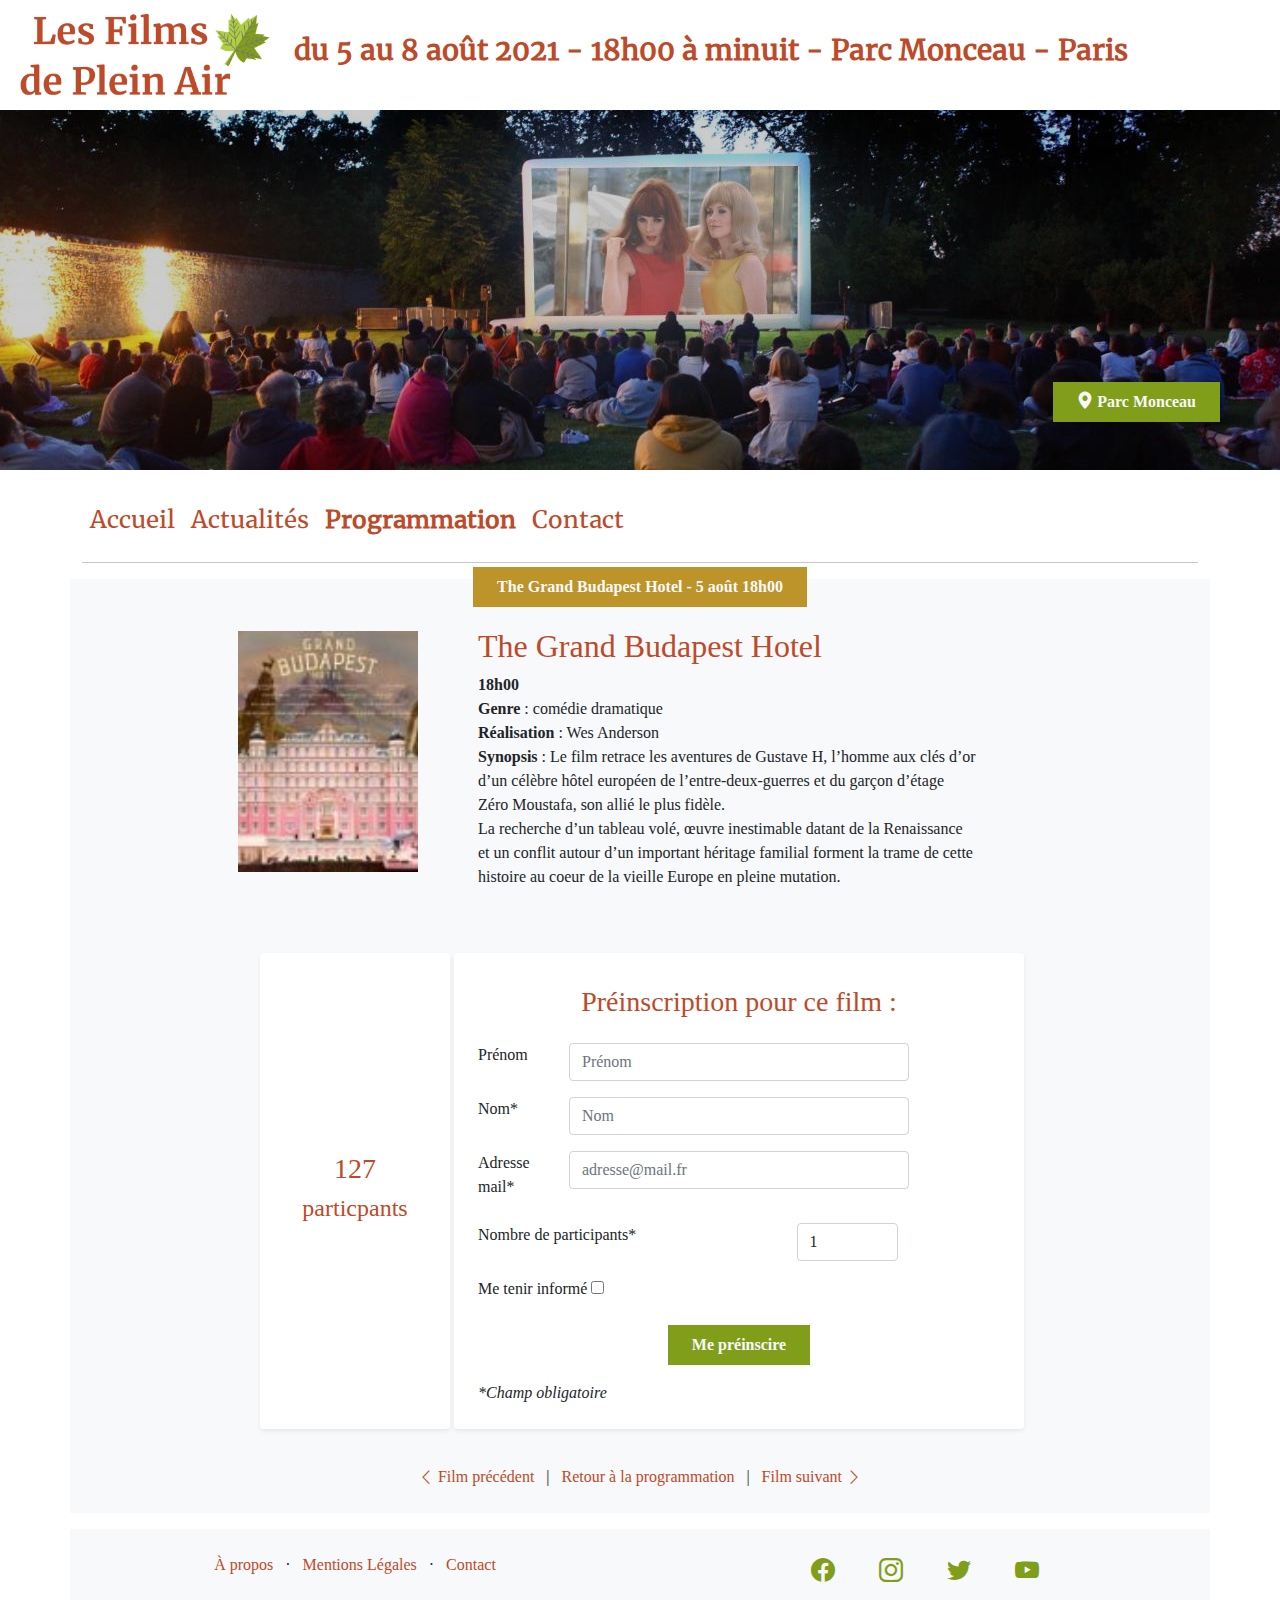
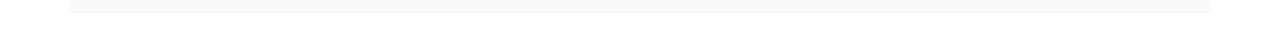
<file: PFILM_02_codesource/film-1.html>
<!DOCTYPE html>
<html lang="fr">
    <head>
        <meta charset="UTF-8">
        <meta name="viewport" content="width=device-width, initial-scale=1, shrink-to-fit=no">
        <link rel="stylesheet" href="css/style.css">
        <link rel="icon" href="img/favicon-nobg.png">
        <script src="js/bootstrap.js"></script>
<title>Film 1</title>
</head>
<body>
    <header class="container-fluid">
        <div class="row">
            <div class="col d-flex align-items-center flex-column flex-lg-row">
                <a class="navbar-brand"  href="index.html">
                    <img src="img/logo-canva-red.png" width="266" height="100" alt="logo">
                </a>
                <h3 class="text-center text-md-start heading-font--custom">du 5 au 8 août 2021 - 18h00 à minuit - Parc Monceau - Paris</h3>
            </div>
        </div>
    </header>
    
    <div class="container-fluid hero d-none d-md-block mb-3">
        <div class="h-100 d-flex justify-content-end align-items-end p-5">
            <a href="index.html#findUs" class="btn btn--custom btn--custom-green"><i class="bi bi-geo-alt-fill"></i> Parc Monceau</a>                        
        </div>
    </div>

    <div class="container">
        <div class="row mb-0">
            <div class="col">
                <nav class="navbar justify-content-center navbar-expand-lg navbar-light">
                    <button class="navbar-toggler" type="button" data-bs-toggle="collapse" data-bs-target="#navbarContent">
                        <span class="navbar-toggler-icon"></span>
                    </button>
                    <div id="navbarContent" class="collapse navbar-collapse">
                        <ul class="navbar-nav text-center">
                            <li class="nav-item">
                                <a class="nav-link" href="index.html">Accueil</a>
                            </li>
                            <li class="nav-item">
                                <a class="nav-link" href="actualites.html">Actualités</a>
                            </li>
                            <li class="nav-item">
                                <a class="nav-link active" href="programmation.html">Programmation</a>
                            </li>
                            <li class="nav-item">
                                <a class="nav-link" href="contact.html">Contact</a>
                            </li>
                        </ul>
                    </div>
                </nav>
            </div>
        </div>
        <hr>     
    </div>

    <div class="container bg-light">
        <div class="position-relative mt-3">
            <div class="position-absolute top-0 start-50 translate-middle text-center w-100">
                <a href="#" class="btn btn--custom btn--custom-brown mt-3">The Grand Budapest Hotel - 5 août 18h00</a>
            </div>           
        </div>
        <div class="row py-5 px-1 px-md-5">
            <div class="col-md-4 text-center text-md-end px-lg-5 py-3 py-lg-1">
                <img class="img-fluid" width="180" src="img/movies/budapest.png" alt="img-budapest">
            </div>
            <div class="col-md-6">
                <h2>The Grand Budapest Hotel</h2>
                <p class="movie-desc"><strong>18h00<br>Genre</strong> : comédie dramatique<br><strong>Réalisation</strong> : Wes Anderson<br><strong>Synopsis</strong> : Le film retrace les aventures de Gustave H, l’homme aux clés d’or d’un célèbre hôtel européen de l’entre-deux-guerres et du garçon d’étage Zéro Moustafa, son allié le plus fidèle.<br>
                    La recherche d’un tableau volé, œuvre inestimable datant de la Renaissance et un conflit autour d’un important héritage familial forment la trame de cette histoire au coeur de la vieille Europe en pleine mutation.</p>
            </div>
            <div>         
            </div>           
        </div>
        <div class="row justify-content-center">
            <div class="col-sm-8 col-lg-2 shadow-sm bg-white rounded text-center mb-1 mx-1 d-flex flex-column justify-content-center">
                <h3>127</h3>
                <h4>particpants</h4>
            </div>
            <div class="col-sm-8 col-lg-6 shadow-sm bg-white rounded mb-1 p-4">
                <h3 class="text-center mt-2 mb-4">Préinscription pour ce film :</h3>
                <form class="text-center text-sm-start" action="#" method="post">
                    <div class="row mb-3 justify-content-center justify-content-sm-start">                       
                        <div class="col-sm-2">
                            <label for="InputFirstname" class="form-label">Prénom</label>
                        </div>
                        <div class="col-sm-8">
                            <input type="text" class="form-control" id="InputFirstname" placeholder="Prénom" required>
                        </div>
                    </div>
                        <div class="row mb-3 justify-content-center justify-content-sm-start">
                            
                            <div class="col-sm-2">
                                <label for="InputName" class="form-label">Nom*</label>
                            </div>
                            <div class="col-sm-8">
                                <input type="text" class="form-control" id="InputName" placeholder="Nom" required>
                            </div>
                        </div>
                        <div class="row mb-3 justify-content-center justify-content-sm-start">
                            
                            <div class="col-sm-2">
                                <label for="InputEmail" class="form-label">Adresse mail*</label>
                            </div>
                            <div class="col-sm-8">
                                <input type="email" class="form-control" id="InputEmail" placeholder="adresse@mail.fr" required>
                            </div>
                        </div>
                        <div class="row mb-3 justify-content-center justify-content-sm-between">                           
                            <div class="col-sm-5">
                                <label for="InputNumber" class="form-label">Nombre de participants*</label>
                            </div>
                            <div class="col-sm-5 d-flex justify-content-center justify-content-sm-start">
                                <input type="number" class="form-control w-50" id="InputNumber" min="1" max="12" value="1" required>
                            </div>
                        </div>
                        <div class="row mb-3 justify-content-center justify-content-md-start">
                            <div class="col-sm-6 text-center text-md-start">
                                <label class="form-checkBox-label" for="checkBox">Me tenir informé</label>
                                <input type="checkbox" class="form-checkBox-input" id="checkBox">                               
                            </div>
                        </div>                     
                        <div class="row mt-4">
                            <div class="text-center">
                                <button type="submit" class="btn btn--custom btn--custom-green">Me préinscire</button>                    
                            </div>
                        </div>
                        <div class="row">
                            <div class="col-sm-6 mt-3">
                                <span class="fst-italic">*Champ obligatoire</span>
                            </div>
                        </div>
                </form>
            </div>
        </div>
        <div class="mt-4 p-2">
            <ul class="list-inline text-center">
                <li class="list-inline-item"><a class="footer__link" href="#">
                    <i class="bi bi-chevron-left"></i><span class="d-none d-lg-inline"> Film </span><span class="d-none d-sm-inline"> précédent </span></a>
                </li>
                <li class="list-inline-item d-none d-md-inline">|</li>
                <li class="list-inline-item"><a class="footer__link" href="programmation.html"><span class="d-none d-md-inline">Retour à la programmation</span></a></li>
                <li class="list-inline-item d-none d-md-inline">|</li>
                <li class="list-inline-item"><a class="footer__link" href="#">
                    <span class="d-none d-lg-inline"> Film </span><span class="d-none d-sm-inline"> suivant </span><i class="bi bi-chevron-right"></i></a>
                </li>
            </ul>
        </div>
    </div>      

    <footer class="container mb-0 mt-3">
        <div class="row bg-light justify-content-around">
            <div class="col-12 col-md-6">
                <ul class="list-inline text-center m-1 m-md-4">
                    <li class="list-inline-item"><a class="footer__link" href="index.html">À propos</a></li>
                    <li class="list-inline-item">&middot;</li>
                    <li class="list-inline-item"><a class="footer__link" href="mentions-legales.html">Mentions Légales</a></li>
                    <li class="list-inline-item">&middot;</li>
                    <li class="list-inline-item"><a class="footer__link" href="contact.html">Contact</a></li>
                </ul>
            </div>
            <div class="col-12 col-md-6">
                <ul class="list-inline text-center m-1 m-md-4">
                    <li class="list-inline-item"><a class="footer__link icon" href="#"><i class="bi-facebook"></i></a></li>
                    <li class="list-inline-item"><a class="footer__link icon" href="#"><i class="bi-instagram"></i></a></li>
                    <li class="list-inline-item"><a class="footer__link icon" href="#"><i class="bi-twitter"></i></a></li>
                    <li class="list-inline-item"><a class="footer__link icon" href="#"><i class="bi-youtube"></i></a></li>
                </ul>
            </div>
        </div>
    </footer>
  </body>
</html>
</file>
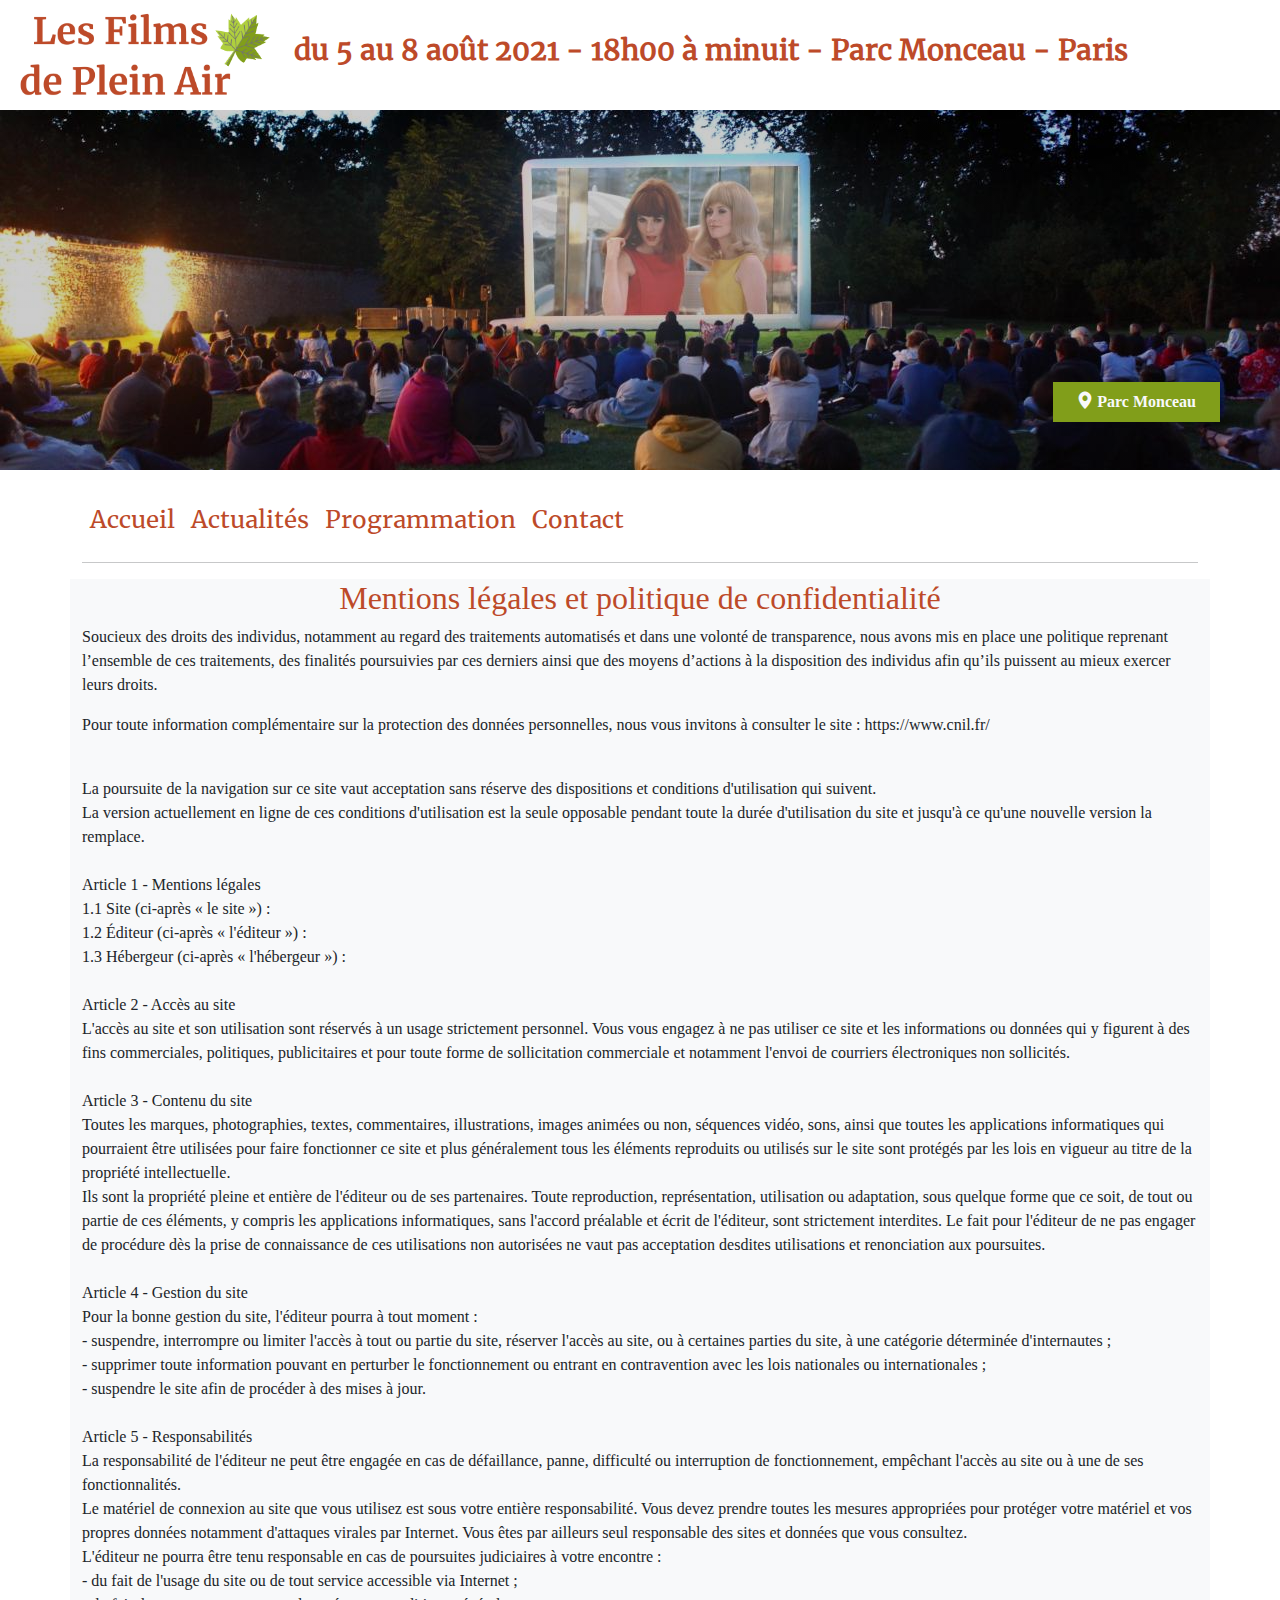
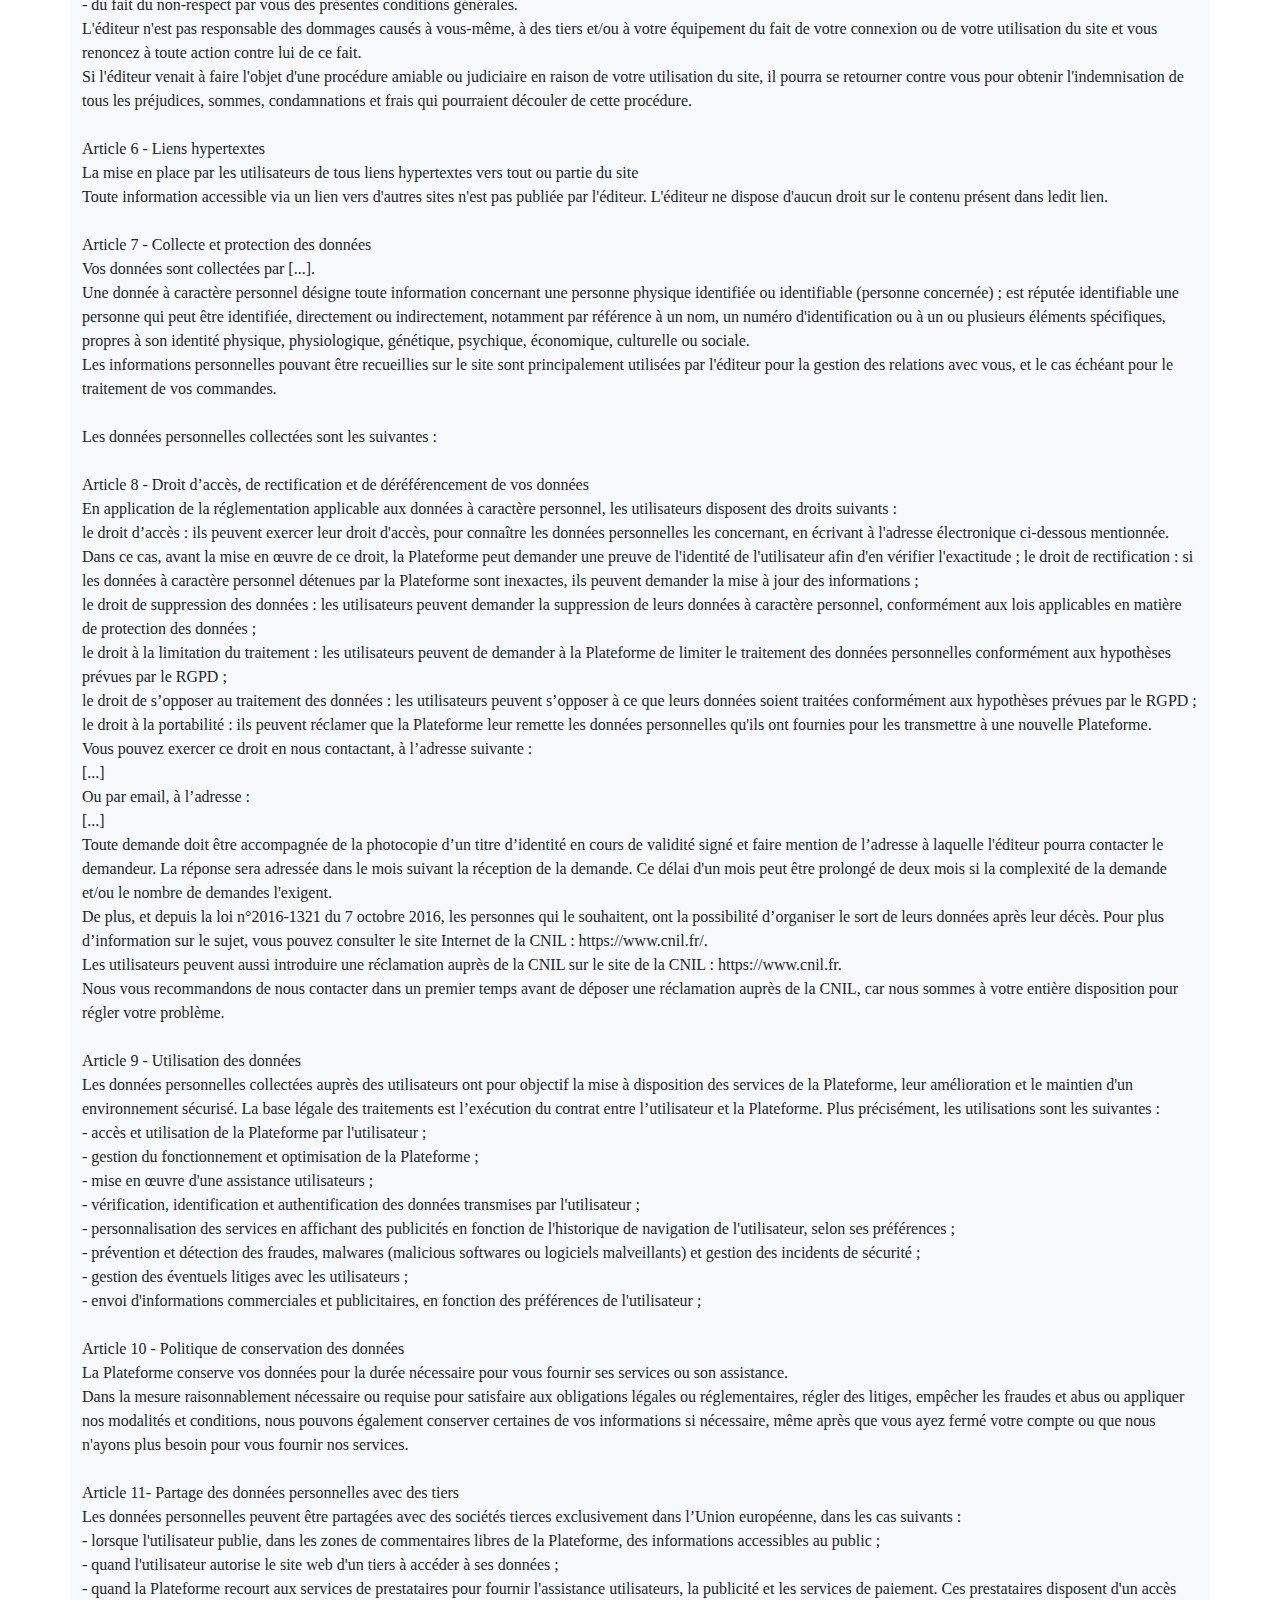
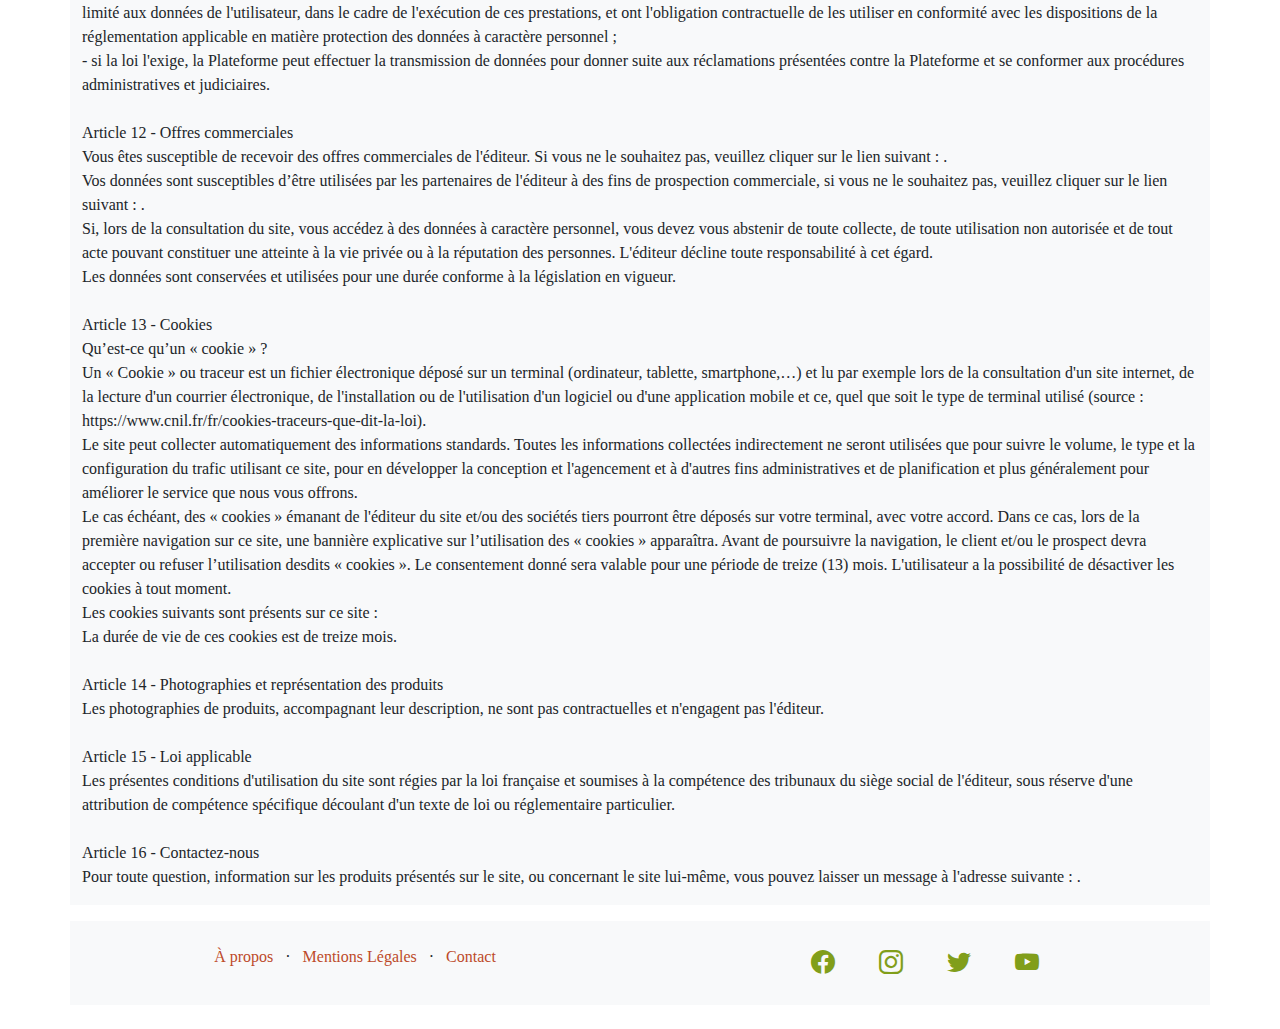
<file: PFILM_02_codesource/mentions-legales.html>
<!DOCTYPE html>
<html lang="fr">
    <head>
        <meta charset="UTF-8">
        <meta name="viewport" content="width=device-width, initial-scale=1, shrink-to-fit=no">
        <link rel="stylesheet" href="css/style.css">
        <link rel="icon" href="img/favicon-nobg.png">
        <script src="js/bootstrap.js"></script>
<title>Mentions Légales</title>
</head>
<body>
    <header class="container-fluid">
        <div class="row">
            <div class="col d-flex align-items-center flex-column flex-lg-row">
                <a class="navbar-brand"  href="index.html">
                    <img src="img/logo-canva-red.png" width="266" height="100" alt="logo">
                </a>
                <h3 class="text-center text-md-start heading-font--custom">du 5 au 8 août 2021 - 18h00 à minuit - Parc Monceau - Paris</h3>
            </div>
        </div>
    </header>
    
    <div class="container-fluid hero d-none d-md-block mb-3">
        <div class="h-100 d-flex justify-content-end align-items-end p-5">
            <a href="index.html#findUs" class="btn btn--custom btn--custom-green"><i class="bi bi-geo-alt-fill"></i> Parc Monceau</a>                        
        </div>
    </div>

    <div class="container">
        <div class="row mb-0">
            <div class="col">
                <nav class="navbar justify-content-center navbar-expand-lg navbar-light">
                    <button class="navbar-toggler" type="button" data-bs-toggle="collapse" data-bs-target="#navbarContent">
                        <span class="navbar-toggler-icon"></span>
                    </button>
                    <div id="navbarContent" class="collapse navbar-collapse">
                        <ul class="navbar-nav text-center">
                            <li class="nav-item">
                                <a class="nav-link" href="index.html">Accueil</a>
                            </li>
                            <li class="nav-item">
                                <a class="nav-link" href="actualites.html">Actualités</a>
                            </li>
                            <li class="nav-item">
                                <a class="nav-link" href="programmation.html">Programmation</a>
                            </li>
                            <li class="nav-item">
                                <a class="nav-link" href="contact.html">Contact</a>
                            </li>
                        </ul>
                    </div>
                </nav>
            </div>
        </div>
        <hr>     
    </div>

    <div class="container bg-light">
        <div class="row">
            <div class="col-12">
                <h2 class="text-center">Mentions légales et politique de confidentialité</h2>
                <p>Soucieux des droits des individus, notamment au regard des traitements automatisés et dans une volonté de transparence, nous avons mis en place une politique reprenant l’ensemble de ces traitements, des finalités poursuivies par ces derniers ainsi que des moyens d’actions à la disposition des individus afin qu’ils puissent au mieux exercer leurs droits. 
                    
                <p>Pour toute information complémentaire sur la protection des données personnelles, nous vous invitons à consulter le site : https://www.cnil.fr/</p>
                    
                <p>     
                    <br>
                    La poursuite de la navigation sur ce site vaut acceptation sans réserve des dispositions et conditions d'utilisation qui suivent.
                    <br>
                    La version actuellement en ligne de ces conditions d'utilisation est la seule opposable pendant toute la durée d'utilisation du site et jusqu'à ce qu'une nouvelle version la remplace.
                    
                    <br>
                    <br>
                    Article 1 - Mentions légales
                    
                    <br>
                    1.1 Site (ci-après « le site ») :
                    
                     
                    
                    
                     
                    <br>
                    1.2 Éditeur (ci-après « l'éditeur ») : 
                    
                     
                    
                     
                    <br>
                    1.3 Hébergeur (ci-après « l'hébergeur ») : 
                    
                     
                    
                     <!-- est hébergé par , dont le siège social est situé  . -->
                     
                    
                     <br>
                     <br>
                    Article 2 - Accès au site
                    
                    <br>
                    L'accès au site et son utilisation sont réservés à un usage strictement personnel. Vous vous engagez à ne pas utiliser ce site et les informations ou données qui y figurent à des fins commerciales, politiques, publicitaires et pour toute forme de sollicitation commerciale et notamment l'envoi de courriers électroniques non sollicités.
                    <br>
                    <br>
                    Article 3 - Contenu du site
                    
                    <br>
                    Toutes les marques, photographies, textes, commentaires, illustrations, images animées ou non, séquences vidéo, sons, ainsi que toutes les applications informatiques qui pourraient être utilisées pour faire fonctionner ce site et plus généralement tous les éléments reproduits ou utilisés sur le site sont protégés par les lois en vigueur au titre de la propriété intellectuelle.
                    <br>
                    Ils sont la propriété pleine et entière de l'éditeur ou de ses partenaires. Toute reproduction, représentation, utilisation ou adaptation, sous quelque forme que ce soit, de tout ou partie de ces éléments, y compris les applications informatiques, sans l'accord préalable et écrit de l'éditeur, sont strictement interdites. Le fait pour l'éditeur de ne pas engager de procédure dès la prise de connaissance de ces utilisations non autorisées ne vaut pas acceptation desdites utilisations et renonciation aux poursuites.
                    <br>
                    <br>
                    Article 4 - Gestion du site
                    
                    <br>
                    Pour la bonne gestion du site, l'éditeur pourra à tout moment :
                    <br>
                    -  suspendre, interrompre ou limiter l'accès à tout ou partie du site, réserver l'accès au site, ou à certaines parties du site, à une catégorie déterminée d'internautes ;
                    <br>
                    -  supprimer toute information pouvant en perturber le fonctionnement ou entrant en contravention avec les lois nationales ou internationales ;
                    <br>
                    -  suspendre le site afin de procéder à des mises à jour.
                    <br>
                    <br>
                    Article 5 - Responsabilités
                    
                    <br>
                    La responsabilité de l'éditeur ne peut être engagée en cas de défaillance, panne, difficulté ou interruption de fonctionnement, empêchant l'accès au site ou à une de ses fonctionnalités.
                    <br>
                    Le matériel de connexion au site que vous utilisez est sous votre entière responsabilité. Vous devez prendre toutes les mesures appropriées pour protéger votre matériel et vos propres données notamment d'attaques virales par Internet. Vous êtes par ailleurs seul responsable des sites et données que vous consultez.
                    
                     
                    <br>
                    L'éditeur ne pourra être tenu responsable en cas de poursuites judiciaires à votre encontre :
                    <br>
                    -  du fait de l'usage du site ou de tout service accessible via Internet ;
                    <br>
                    -  du fait du non-respect par vous des présentes conditions générales.
                    
                     
                    <br>
                    L'éditeur n'est pas responsable des dommages causés à vous-même, à des tiers et/ou à votre équipement du fait de votre connexion ou de votre utilisation du site et vous renoncez à toute action contre lui de ce fait.
                    <br>
                    Si l'éditeur venait à faire l'objet d'une procédure amiable ou judiciaire en raison de votre utilisation du site, il pourra se retourner contre vous pour obtenir l'indemnisation de tous les préjudices, sommes, condamnations et frais qui pourraient découler de cette procédure.
                    <br>
                    <br>
                    Article 6 - Liens hypertextes
                     
                    <br>
                    La mise en place par les utilisateurs de tous liens hypertextes vers tout ou partie du site  
                    <br>
                    Toute information accessible via un lien vers d'autres sites n'est pas publiée par l'éditeur. L'éditeur ne dispose d'aucun droit sur le contenu présent dans ledit lien. 
                    <br>
                    <br>
                    Article 7 - Collecte et protection des données
                    
                     
                    <br>
                    Vos données sont collectées par [...].
                    <br>
                    Une donnée à caractère personnel désigne toute information concernant une personne physique identifiée ou identifiable (personne concernée) ; est réputée identifiable une personne qui peut être identifiée, directement ou indirectement, notamment par référence à un nom, un numéro d'identification ou à un ou plusieurs éléments spécifiques, propres à son identité physique, physiologique, génétique, psychique, économique, culturelle ou sociale.
                    <br>
                    Les informations personnelles pouvant être recueillies sur le site sont principalement utilisées par l'éditeur pour la gestion des relations avec vous, et le cas échéant pour le traitement de vos commandes.
                    
                    <br>
                    <br>
                    Les données personnelles collectées sont les suivantes :
                    
                    <br>
                    <br>
                    Article 8 - Droit d’accès, de rectification et de déréférencement de vos données
 
                    <br>
                    En application de la réglementation applicable aux données à caractère personnel, les utilisateurs disposent des droits suivants :
                    <br>
                    le droit d’accès : ils peuvent exercer leur droit d'accès, pour connaître les données personnelles les concernant, en écrivant à l'adresse électronique ci-dessous mentionnée. Dans ce cas, avant la mise en œuvre de ce droit, la Plateforme peut demander une preuve de l'identité de l'utilisateur afin d'en vérifier l'exactitude ;
                    le droit de rectification : si les données à caractère personnel détenues par la Plateforme sont inexactes, ils peuvent demander la mise à jour des informations ;
                    <br>
                    le droit de suppression des données : les utilisateurs peuvent demander la suppression de leurs données à caractère personnel, conformément aux lois applicables en matière de protection des données ;
                    <br>
                    le droit à la limitation du traitement : les utilisateurs peuvent de demander à la Plateforme de limiter le traitement des données personnelles conformément aux hypothèses prévues par le RGPD ;
                    <br>
                    le droit de s’opposer au traitement des données : les utilisateurs peuvent s’opposer à ce que leurs données soient traitées conformément aux hypothèses prévues par le RGPD ;
                    <br>
                    le droit à la portabilité : ils peuvent réclamer que la Plateforme leur remette les données personnelles qu'ils ont fournies pour les transmettre à une nouvelle Plateforme.
                    <br>
                    Vous pouvez exercer ce droit en nous contactant, à l’adresse suivante :
                    <br>
                       [...]
                    
                     
                    <br>
                    Ou par email, à l’adresse :
                    <br>
                     [...]
                     <br>
                    Toute demande doit être accompagnée de la photocopie d’un titre d’identité en cours de validité signé et faire mention de l’adresse à laquelle l'éditeur pourra contacter le demandeur. La réponse sera adressée dans le mois suivant la réception de la demande. Ce délai d'un mois peut être prolongé de deux mois si la complexité de la demande et/ou le nombre de demandes l'exigent.
                    <br>
                     
                    
                    De plus, et depuis la loi n°2016-1321 du 7 octobre 2016, les personnes qui le souhaitent, ont la possibilité d’organiser le sort de leurs données après leur décès. Pour plus d’information sur le sujet, vous pouvez consulter le site Internet de la CNIL : https://www.cnil.fr/.
                    
                     
                    <br>
                    Les utilisateurs peuvent aussi introduire une réclamation auprès de la CNIL sur le site de la CNIL : https://www.cnil.fr.
                    
                     
                    <br>
                    Nous vous recommandons de nous contacter dans un premier temps avant de déposer une réclamation auprès de la CNIL, car nous sommes à votre entière disposition pour régler votre problème.
                    
                    <br>
                    <br>
                    Article 9 - Utilisation des données
                    
                     
                    <br>
                    Les données personnelles collectées auprès des utilisateurs ont pour objectif la mise à disposition des services de la Plateforme, leur amélioration et le maintien d'un environnement sécurisé. La base légale des traitements est  l’exécution du contrat entre l’utilisateur et la Plateforme. Plus précisément, les utilisations sont les suivantes :
                    
                    <br>
                    
                    - accès et utilisation de la Plateforme par l'utilisateur ;
                    <br>
                    - gestion du fonctionnement et optimisation de la Plateforme ;
                    <br>
                    - mise en œuvre d'une assistance utilisateurs ;
                    <br>
                    - vérification, identification et authentification des données transmises par l'utilisateur ;
                    <br>
                    - personnalisation des services en affichant des publicités en fonction de l'historique de navigation de l'utilisateur, selon ses préférences ;
                    <br>
                    - prévention et détection des fraudes, malwares (malicious softwares ou logiciels malveillants) et gestion des incidents de sécurité ;
                    <br>
                    - gestion des éventuels litiges avec les utilisateurs ;
                    <br>
                    - envoi d'informations commerciales et publicitaires, en fonction des préférences de l'utilisateur ;
                    <br>
                    <br> 
                    
                    Article 10 - Politique de conservation des données
                    <br>
                     
                    
                    La Plateforme conserve vos données pour la durée nécessaire pour vous fournir ses services ou son assistance.
                    <br>
                    Dans la mesure raisonnablement nécessaire ou requise pour satisfaire aux obligations légales ou réglementaires, régler des litiges, empêcher les fraudes et abus ou appliquer nos modalités et conditions, nous pouvons également conserver certaines de vos informations si nécessaire, même après que vous ayez fermé votre compte ou que nous n'ayons plus besoin pour vous fournir nos services.
                    <br>
                    <br>                     
                    
                    Article 11- Partage des données personnelles avec des tiers
                    <br>
                     
                    
                    Les données personnelles peuvent être partagées avec des sociétés tierces exclusivement dans l’Union européenne, dans les cas suivants :
                    <br>
                    - lorsque l'utilisateur publie, dans les zones de commentaires libres de la Plateforme, des informations accessibles au public ;
                    <br>
                    - quand l'utilisateur autorise le site web d'un tiers à accéder à ses données ;
                    <br>
                    - quand la Plateforme recourt aux services de prestataires pour fournir l'assistance utilisateurs, la publicité et les services de paiement. Ces prestataires disposent d'un accès limité aux données de l'utilisateur, dans le cadre de l'exécution de ces prestations, et ont l'obligation contractuelle de les utiliser en conformité avec les dispositions de la réglementation applicable en matière protection des données à caractère personnel ;
                    <br>
                    - si la loi l'exige, la Plateforme peut effectuer la transmission de données pour donner suite aux réclamations présentées contre la Plateforme et se conformer aux procédures administratives et judiciaires.
                    <br>
                    <br>                     
                    
                    Article 12 - Offres commerciales
                    <br>
                     
                    
                    Vous êtes susceptible de recevoir des offres commerciales de l'éditeur. Si vous ne le souhaitez pas, veuillez cliquer sur le lien suivant : .
                    <br>
                    Vos données sont susceptibles d’être utilisées par les partenaires de l'éditeur à des fins de prospection commerciale, si vous ne le souhaitez pas, veuillez cliquer sur le lien suivant : .
                    <br>
                    Si, lors de la consultation du site, vous accédez à des données à caractère personnel, vous devez vous abstenir de toute collecte, de toute utilisation non autorisée et de tout acte pouvant constituer une atteinte à la vie privée ou à la réputation des personnes. L'éditeur décline toute responsabilité à cet égard.
                    <br>
                    Les données sont conservées et utilisées pour une durée conforme à la législation en vigueur.
                    <br>
                    <br>
                    Article 13 - Cookies 
                    
                    <br>
                    
                    Qu’est-ce qu’un « cookie » ?
                    <br>
                    Un « Cookie » ou traceur est un fichier électronique déposé sur un terminal (ordinateur, tablette, smartphone,…) et lu par exemple lors de la consultation d'un site internet, de la lecture d'un courrier électronique, de l'installation ou de l'utilisation d'un logiciel ou d'une application mobile et ce, quel que soit le type de terminal utilisé (source : https://www.cnil.fr/fr/cookies-traceurs-que-dit-la-loi).
                    <br>
                    Le site peut collecter automatiquement des informations standards. Toutes les informations collectées indirectement ne seront utilisées que pour suivre le volume, le type et la configuration du trafic utilisant ce site, pour en développer la conception et l'agencement et à d'autres fins administratives et de planification et plus généralement pour améliorer le service que nous vous offrons.
                    <br>
                     
                    
                    Le cas échéant, des « cookies » émanant de l'éditeur du site et/ou des sociétés tiers pourront être déposés sur votre terminal, avec votre accord. Dans ce cas, lors de la première navigation sur ce site, une bannière explicative sur l’utilisation des « cookies » apparaîtra. Avant de poursuivre la navigation, le client et/ou le prospect devra accepter ou refuser l’utilisation desdits « cookies ». Le consentement donné sera valable pour une période de treize (13) mois. L'utilisateur a la possibilité de désactiver les cookies à tout moment.
                    <br>
                     
                    
                    Les cookies suivants sont présents sur ce site : 
                    <br>
                      
                    
                    La durée de vie de ces cookies est de treize mois.
                    <br>
                    <br>
                    
                    Article 14 - Photographies et représentation des produits
                    <br>
                    
                    Les photographies de produits, accompagnant leur description, ne sont pas contractuelles et n'engagent pas l'éditeur.
                    <br>
                    <br>
                    
                    Article 15 - Loi applicable
                    <br>
                    
                    Les présentes conditions d'utilisation du site sont régies par la loi française et soumises à la compétence des tribunaux du siège social de l'éditeur, sous réserve d'une attribution de compétence spécifique découlant d'un texte de loi ou réglementaire particulier.
                    <br>
                    <br>
                    
                    Article 16 - Contactez-nous
                    <br>
                    
                    Pour toute question, information sur les produits présentés sur le site, ou concernant le site lui-même, vous pouvez laisser un message à l'adresse suivante : . </p>
                </p>
            </div>          
        </div>

    </div>      

    <footer class="container mb-0 mt-3">
        <div class="row bg-light justify-content-around">
            <div class="col-12 col-md-6">
                <ul class="list-inline text-center m-1 m-md-4">
                    <li class="list-inline-item"><a class="footer__link" href="index.html">À propos</a></li>
                    <li class="list-inline-item">&middot;</li>
                    <li class="list-inline-item"><a class="footer__link" href="mentions-legales.html">Mentions Légales</a></li>
                    <li class="list-inline-item">&middot;</li>
                    <li class="list-inline-item"><a class="footer__link" href="contact.html">Contact</a></li>
                </ul>
            </div>
            <div class="col-12 col-md-6">
                <ul class="list-inline text-center m-1 m-md-4">
                    <li class="list-inline-item"><a class="footer__link icon" href="#"><i class="bi-facebook"></i></a></li>
                    <li class="list-inline-item"><a class="footer__link icon" href="#"><i class="bi-instagram"></i></a></li>
                    <li class="list-inline-item"><a class="footer__link icon" href="#"><i class="bi-twitter"></i></a></li>
                    <li class="list-inline-item"><a class="footer__link icon" href="#"><i class="bi-youtube"></i></a></li>
                </ul>
            </div>
        </div>
    </footer>
  </body>
</html>
</file>
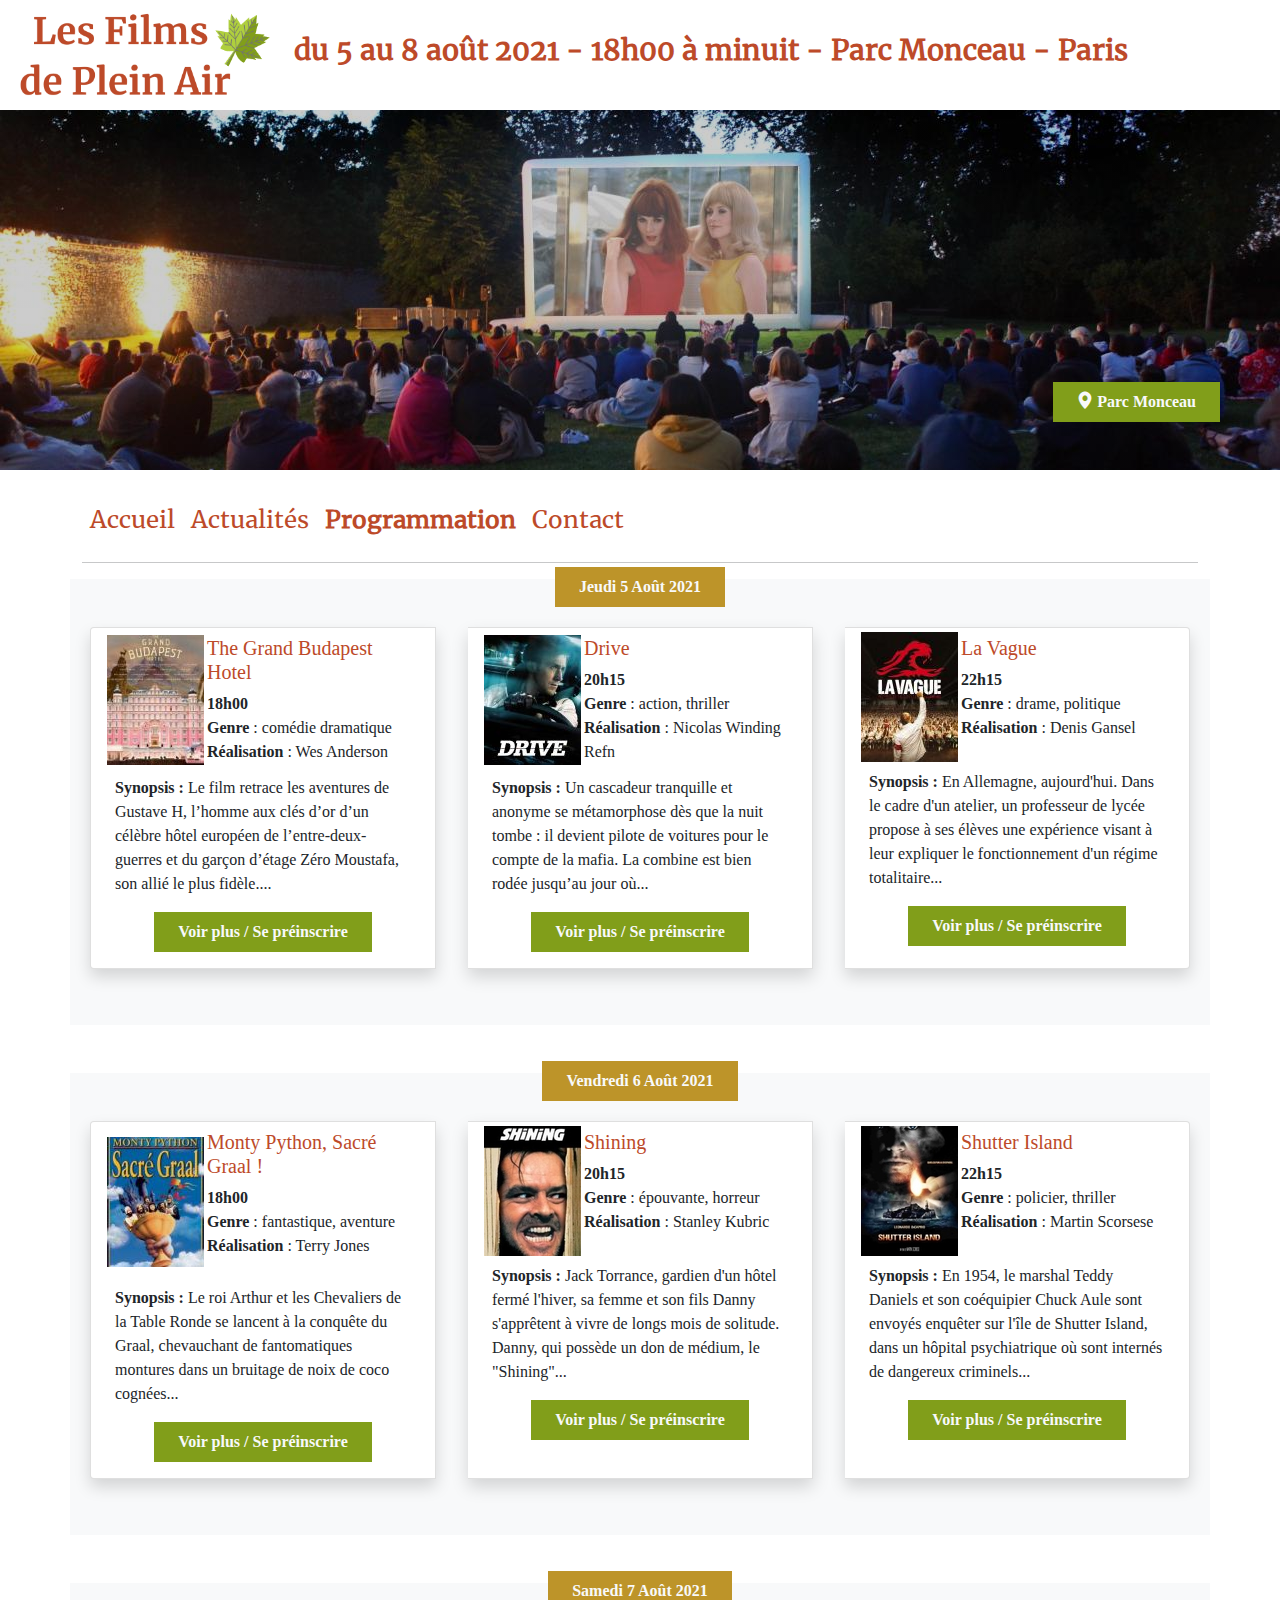
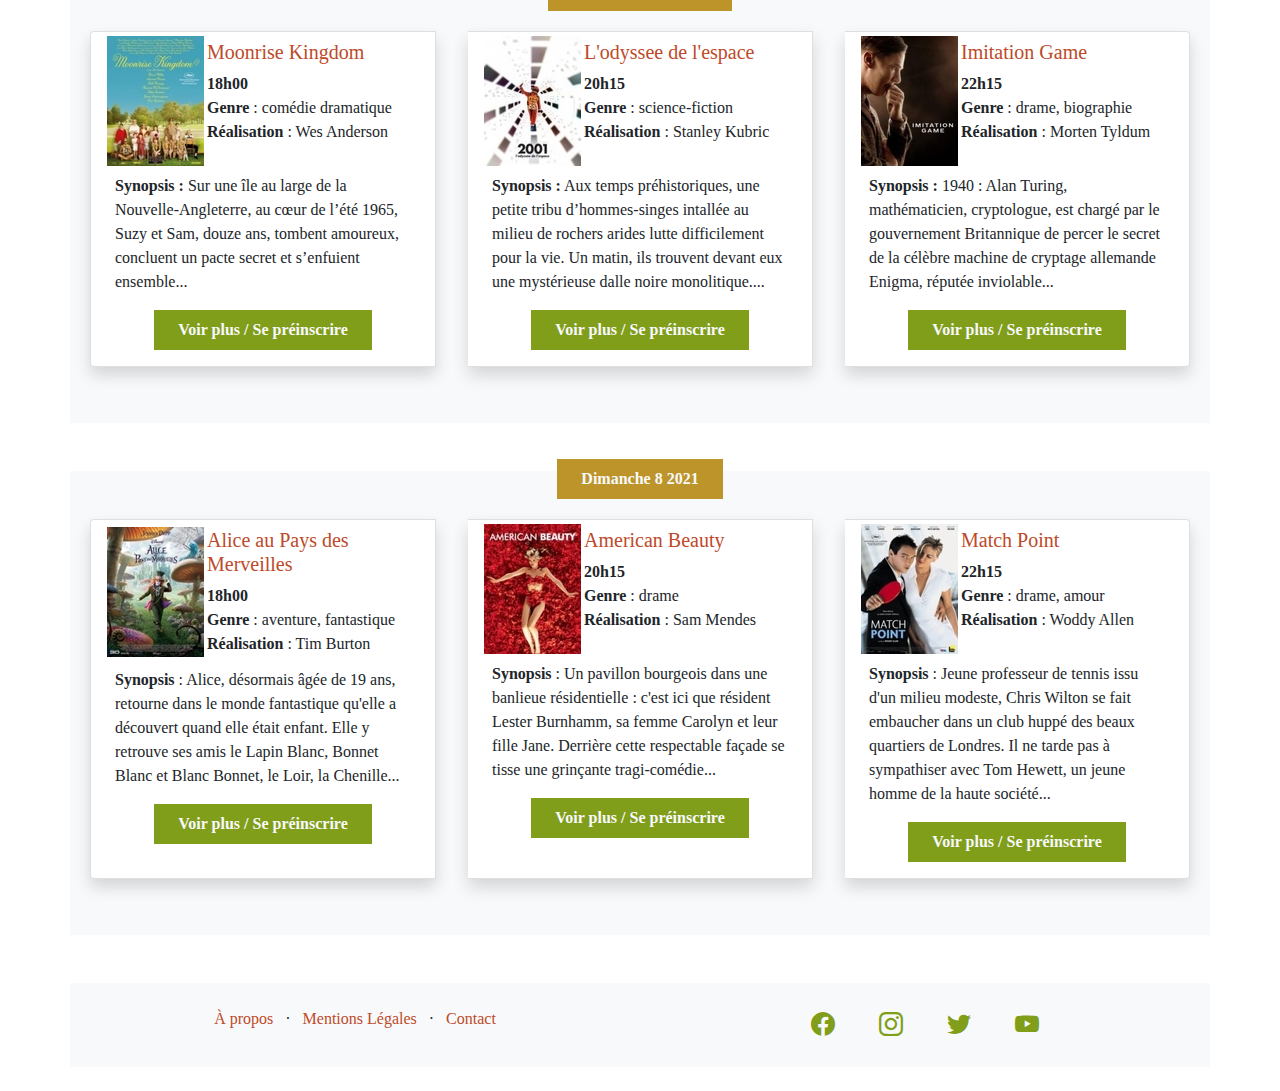
<file: PFILM_02_codesource/programmation.html>
<!DOCTYPE html>
<html lang="fr">
    <head>
        <meta charset="UTF-8">
        <meta name="viewport" content="width=device-width, initial-scale=1, shrink-to-fit=no">
        <link rel="stylesheet" href="css/style.css">
        <link rel="icon" href="img/favicon-nobg.png">
        <script src="js/bootstrap.js"></script>
<title>Programmation</title>
</head>
<body>
    <header class="container-fluid">
        <div class="row">
            <div class="col d-flex align-items-center flex-column flex-lg-row">
                <a class="navbar-brand"  href="index.html">
                    <img src="img/logo-canva-red.png" width="266" height="100" alt="logo">
                </a>
                <h3 class="text-center text-md-start heading-font--custom">du 5 au 8 août 2021 - 18h00 à minuit - Parc Monceau - Paris</h3>
            </div>
        </div>
    </header>
    
    <div class="container-fluid hero d-none d-md-block mb-3">
        <div class="h-100 d-flex justify-content-end align-items-end p-5">
            <a href="index.html#findUs" class="btn btn--custom btn--custom-green"><i class="bi bi-geo-alt-fill"></i> Parc Monceau</a>                        
        </div>
    </div>

    <div class="container">
        <div class="row mb-0">
            <div class="col">
                <nav class="navbar justify-content-center navbar-expand-lg navbar-light">
                    <button class="navbar-toggler" type="button" data-bs-toggle="collapse" data-bs-target="#navbarContent">
                        <span class="navbar-toggler-icon"></span>
                    </button>
                    <div id="navbarContent" class="collapse navbar-collapse">
                        <ul class="navbar-nav text-center">
                            <li class="nav-item">
                                <a class="nav-link" href="index.html">Accueil</a>
                            </li>
                            <li class="nav-item">
                                <a class="nav-link" href="actualites.html">Actualités</a>
                            </li>
                            <li class="nav-item">
                                <a class="nav-link active" href="programmation.html">Programmation</a>
                            </li>
                            <li class="nav-item">
                                <a class="nav-link" href="contact.html">Contact</a>
                            </li>
                        </ul>
                    </div>
                </nav>
            </div>
        </div>
        <hr>     
    </div>

    <div class="container bg-light mb-5">
        <div class="position-relative mt-3">
            <div class="position-absolute top-0 start-50 translate-middle text-center w-100">
                <a href="#" class="btn btn--custom btn--custom-brown mt-3">Jeudi 5 Août 2021</a>
            </div>           
        </div>
        <div class="row pt-3">
            <div class="p-3 mb-4 rounded-3">
                <div class="row card-group flex-column flex-lg-row px-2 px-sm-5 px-lg-0">
                    <div class="card m-lg-3 my-2 shadow">
                        <div class="row">
                            <div class="part1 d-flex">
                                <div class="col-4 col-xl-3 d-flex align-items-center">
                                    <img class=" p-1" src="img/movies/budapest.png" alt="image-budapest">
                                </div>
                                <div class="col-8 col-xl-9">
                                    <div class="card-body ms-3 p-2">
                                        <div class="part1">
                                            <h5 class="card-title">The Grand Budapest Hotel</h5>
                                            <p class="card-text"><strong>18h00<br>Genre</strong> : comédie dramatique<br><span class="d-none d-sm-inline"><strong>Réalisation</strong> : Wes Anderson</span></p>                                          
                                        </div>
                                    </div>                                    
                                </div>                                    
                            </div>
                            <div class="part2 pt-1 pb-3 px-4 d-flex flex-column">
                                <p class="card-text"><strong>Synopsis :</strong> Le film retrace les aventures de Gustave H, l’homme aux clés d’or d’un célèbre hôtel européen de l’entre-deux-guerres et du garçon d’étage Zéro Moustafa, son allié le plus fidèle....<span class="d-none d-sm-inline"></span></p>
                                <a class="btn  btn--custom btn--custom-green stretched-link align-self-center" href="film-1.html">Voir plus / Se préinscrire</a>
                            </div>
                        </div>    
                    </div>                                 
                    <div class="card m-lg-3 my-2 shadow">
                        <div class="row">
                            <div class="part1 d-flex">
                                <div class="col-4 col-xl-3 d-flex align-items-center">
                                    <img class=" p-1" src="img/movies/drive.png" alt="image-drive">
                                </div>
                                <div class="col-8 col-xl-9">
                                    <div class="card-body ms-3 p-2">
                                        <div class="part1">
                                            <h5 class="card-title">Drive</h5>
                                            <p class="card-text"><strong>20h15<br>Genre</strong> : action, thriller<br><span class="d-none d-sm-inline"><strong>Réalisation</strong> : Nicolas Winding Refn</span></p>
                                            
                                        </div>
                                    </div>                                    
                                </div>                                    
                            </div>
                            <div class="part2 pt-1 pb-3 px-4 d-flex flex-column">
                                <p class="card-text"><strong>Synopsis :</strong> Un cascadeur tranquille et anonyme se métamorphose dès que la nuit tombe : il devient pilote de voitures pour le compte de la mafia. La combine est bien rodée jusqu’au jour où...<span class="d-none d-sm-inline"></span></p>
                                <a class="btn  btn--custom btn--custom-green stretched-link align-self-center" href="film-2.html">Voir plus / Se préinscrire</a>
                            </div>
                        </div>    
                    </div>                                  
                    <div class="card m-lg-3 my-2 shadow">
                        <div class="row">
                            <div class="part1 d-flex">
                                <div class="col-4 col-xl-3 d-flex align-items-center">
                                    <img class=" p-1" src="img/movies/vague.png" alt="image-vague">
                                </div>
                                <div class="col-8 col-xl-9">
                                    <div class="card-body ms-3 p-2">
                                        <div class="part1">
                                            <h5 class="card-title">La Vague</h5>
                                            <p class="card-text"><strong>22h15<br>Genre</strong> : drame, politique<br><span class="d-none d-sm-inline"><strong>Réalisation</strong> : Denis Gansel</span></p>                                          
                                        </div>
                                    </div>                                    
                                </div>                                    
                            </div>
                            <div class="part2 pt-1 pb-3 px-4 d-flex flex-column">
                                <p class="card-text"><strong>Synopsis :</strong> En Allemagne, aujourd'hui. Dans le cadre d'un atelier, un professeur de lycée propose à ses élèves une expérience visant à leur expliquer le fonctionnement d'un régime totalitaire...<span class="d-none d-sm-inline"></span></p>
                                <a class="btn  btn--custom btn--custom-green stretched-link align-self-center" href="film-3.html">Voir plus / Se préinscrire</a>
                            </div>
                        </div>    
                    </div>
                </div>                                                       
            </div>
        </div>
    </div>
    <div class="container bg-light mb-5">
        <div class="position-relative mt-3">
            <div class="position-absolute top-0 start-50 translate-middle text-center w-100">
                <a href="#" class="btn btn--custom btn--custom-brown mt-3">Vendredi 6 Août 2021</a>
            </div>           
        </div>
        <div class="row pt-3">
            <div class="p-3 mb-4 rounded-3">
                <div class="row card-group flex-column flex-lg-row px-sm-5 px-lg-0">
                    <div class="card m-lg-3 my-2 shadow">
                        <div class="row">
                            <div class="part1 d-flex">
                                <div class="col-4 col-xl-3 d-flex align-items-center">
                                    <img class=" p-1" src="img/movies/graal.png" alt="image-graal">
                                </div>
                                <div class="col-8 col-xl-9">
                                    <div class="card-body ms-3 p-2">
                                        <div class="part1">
                                            <h5 class="card-title">Monty Python, Sacré Graal !</h5>
                                            <p class="card-text"><strong>18h00<br>Genre</strong> : fantastique, aventure<br><span class="d-none d-sm-inline"><strong>Réalisation</strong> : Terry Jones</span></p>
                                            <a href="#" class="stretched-link"></a>                                            
                                        </div>
                                    </div>                                    
                                </div>                                    
                            </div>
                            <div class="part2 pt-1 pb-3 px-4 d-flex flex-column">
                                <p class="card-text"><strong>Synopsis :</strong> Le roi Arthur et les Chevaliers de la Table Ronde se lancent à la conquête du Graal, chevauchant de fantomatiques montures dans un bruitage de noix de coco cognées...<span class="d-none d-sm-inline"></span></p>
                                <a class="btn  btn--custom btn--custom-green stretched-link align-self-center" href="film-4.html">Voir plus / Se préinscrire</a>
                            </div>
                        </div>    
                    </div>                                 
                    <div class="card m-lg-3 my-2 shadow">
                        <div class="row">
                            <div class="part1 d-flex">
                                <div class="col-4 col-xl-3 d-flex align-items-center">
                                    <img class="p-1" src="img/movies/shining.jpg" alt="image-shining">
                                </div>
                                <div class="col-8 col-xl-9">
                                    <div class="card-body ms-3 p-2">
                                        <div class="part1">
                                            <h5 class="card-title">Shining</h5>
                                            <p class="card-text"><strong>20h15<br>Genre</strong> : épouvante, horreur <br><span class="d-none d-sm-inline"><strong>Réalisation</strong> : Stanley Kubric</span></p>
                                            
                                        </div>
                                    </div>                                    
                                </div>                                    
                            </div>
                            <div class="part2 pt-1 pb-3 px-4 d-flex flex-column">
                                <p class="card-text"><strong>Synopsis :</strong> Jack Torrance, gardien d'un hôtel fermé l'hiver, sa femme et son fils Danny s'apprêtent à vivre de longs mois de solitude. Danny, qui possède un don de médium, le "Shining"...<span class="d-none d-sm-inline"></span></p>
                                <a class="btn  btn--custom btn--custom-green stretched-link align-self-center" href="film-5.html">Voir plus / Se préinscrire</a>
                            </div>
                        </div>    
                    </div>                                  
                    <div class="card m-lg-3 my-2 shadow">
                        <div class="row">
                            <div class="part1 d-flex">
                                <div class="col-4 col-xl-3 d-flex align-items-center">
                                    <img class="p-1" src="img/movies/shutter.jpg" alt="image-shutter">
                                </div>
                                <div class="col-8 col-xl-9">
                                    <div class="card-body ms-3 p-2">
                                        <div class="part1">
                                            <h5 class="card-title">Shutter Island</h5>
                                            <p class="card-text"><strong>22h15<br>Genre</strong> : policier, thriller<br><span class="d-none d-sm-inline"><strong>Réalisation</strong> : Martin Scorsese</span></p>                                            
                                        </div>
                                    </div>                                    
                                </div>                                    
                            </div>
                            <div class="part2 pt-1 pb-3 px-4 d-flex flex-column">
                                <p class="card-text"><strong>Synopsis :</strong> En 1954, le marshal Teddy Daniels et son coéquipier Chuck Aule sont envoyés enquêter sur l'île de Shutter Island, dans un hôpital psychiatrique où sont internés de dangereux criminels...<span class="d-none d-sm-inline"></span></p>
                                <a class="btn  btn--custom btn--custom-green stretched-link align-self-center" href="film-6.html">Voir plus / Se préinscrire</a>
                            </div>
                        </div>    
                    </div>
                </div>                                                       
            </div>
        </div>
    </div>
    <div class="container bg-light mb-5">
        <div class="position-relative mt-3">
            <div class="position-absolute top-0 start-50 translate-middle text-center w-100">
                <a href="#" class="btn btn--custom btn--custom-brown mt-3">Samedi 7 Août 2021</a>
            </div>           
        </div>
        <div class="row pt-3">
            <div class="p-3 mb-4 rounded-3">
                <div class="row card-group flex-column flex-lg-row px-sm-5 px-lg-0">
                    <div class="card m-lg-3 my-2 shadow">
                        <div class="row">
                            <div class="part1 d-flex">
                                <div class="col-4 col-xl-3 d-flex align-items-center">
                                    <img class=" p-1" src="img/movies/moonrise.jpg" alt="image-moonrise">
                                </div>
                                <div class="col-8 col-xl-9">
                                    <div class="card-body ms-3 p-2">
                                        <div class="part1">
                                            <h5 class="card-title">Moonrise Kingdom</h5>
                                            <p class="card-text"><strong>18h00<br>Genre</strong> : comédie dramatique<br><span class="d-none d-sm-inline"><strong>Réalisation</strong> : Wes Anderson</span></p>
                                            
                                        </div>
                                    </div>                                    
                                </div>                                    
                            </div>
                            <div class="part2 pt-1 pb-3 px-4 d-flex flex-column">
                                <p class="card-text"><strong>Synopsis :</strong> Sur une île au large de la Nouvelle-Angleterre, au cœur de l’été 1965, Suzy et Sam, douze ans, tombent amoureux, concluent un pacte secret et s’enfuient ensemble...<span class="d-none d-sm-inline"></span></p>
                                <a class="btn  btn--custom btn--custom-green stretched-link align-self-center" href="film-7.html">Voir plus / Se préinscrire</a>
                            </div>
                        </div>    
                    </div>                                 
                    <div class="card m-lg-3 my-2 shadow">
                        <div class="row">
                            <div class="part1 d-flex">
                                <div class="col-4 col-xl-3 d-flex align-items-center">
                                    <img class=" p-1" src="img/movies/odyssee.jpg" alt="image-odyssee">
                                </div>
                                <div class="col-8 col-xl-9">
                                    <div class="card-body ms-3 p-2">
                                        <div class="part1">
                                            <h5 class="card-title">L'odyssee de l'espace</h5>
                                            <p class="card-text"><strong>20h15<br>Genre</strong> : science-fiction<br><span class="d-none d-sm-inline"><strong>Réalisation</strong> : Stanley Kubric</span></p>                                            
                                        </div>
                                    </div>                                    
                                </div>                                    
                            </div>
                            <div class="part2 pt-1 pb-3 px-4 d-flex flex-column">
                                <p class="card-text"><strong>Synopsis :</strong> Aux temps préhistoriques, une petite tribu d’hommes-singes intallée au milieu de rochers arides lutte difficilement pour la vie. Un matin, ils trouvent devant eux une mystérieuse dalle noire monolitique....<span class="d-none d-sm-inline"></span></p>
                                <a class="btn  btn--custom btn--custom-green stretched-link align-self-center" href="film-8.html">Voir plus / Se préinscrire</a>                                
                            </div>
                        </div>    
                    </div>                                  
                    <div class="card m-lg-3 my-2 shadow">
                        <div class="row">
                            <div class="part1 d-flex">
                                <div class="col-4 col-xl-3 d-flex align-items-center">
                                    <img class=" p-1" src="img/movies/imitation.jpg" alt="image-imitation">
                                </div>
                                <div class="col-8 col-xl-9">
                                    <div class="card-body ms-3 p-2">
                                        <div class="part1">
                                            <h5 class="card-title">Imitation Game</h5>
                                            <p class="card-text"><strong>22h15<br>Genre</strong> : drame, biographie<br><span class="d-none d-sm-inline"><strong>Réalisation</strong> : Morten Tyldum</span></p>     
                                        </div>
                                    </div>                                    
                                </div>                                    
                            </div>
                            <div class="part2 pt-1 pb-3 px-4 d-flex flex-column">
                                <p class="card-text"><strong>Synopsis :</strong> 1940 : Alan Turing, mathématicien, cryptologue, est chargé par le gouvernement Britannique de percer le secret de la célèbre machine de cryptage allemande Enigma, réputée inviolable...<span class="d-none d-sm-inline"></span></p>
                                <a class="btn  btn--custom btn--custom-green stretched-link align-self-center" href="film-9.html">Voir plus / Se préinscrire</a>
                            </div>
                        </div>    
                    </div>
                </div>                                                       
            </div>
        </div>
    </div>
    <div class="container bg-light mb-5">
        <div class="position-relative mt-3">
            <div class="position-absolute top-0 start-50 translate-middle text-center w-100">
                <a href="#" class="btn btn--custom btn--custom-brown mt-3">Dimanche 8 2021</a>
            </div>           
        </div>
        <div class="row pt-3">
            <div class="p-3 mb-4 rounded-3">
                <div class="row card-group flex-column flex-lg-row px-sm-5 px-lg-0">
                    <div class="card m-lg-3 my-2 shadow">
                        <div class="row">
                            <div class="part1 d-flex">
                                <div class="col-4 col-xl-3 d-flex align-items-center">
                                    <img class=" p-1" src="img/movies/alice.jpg" alt="image-alice">
                                </div>
                                <div class="col-8 col-xl-9">
                                    <div class="card-body ms-3 p-2">
                                        <div class="part1">
                                            <h5 class="card-title">Alice au Pays des Merveilles</h5>
                                            <p class="card-text"><strong>18h00<br>Genre</strong> : aventure, fantastique<br><span class="d-none d-sm-inline"><strong>Réalisation</strong> : Tim Burton</span></p>
                                            
                                        </div>
                                    </div>                                    
                                </div>                                    
                            </div>
                            <div class="part2 pt-1 pb-3 px-4 d-flex flex-column">
                                <p class="card-text"><strong>Synopsis</strong> :  Alice, désormais âgée de 19 ans, retourne dans le monde fantastique qu'elle a découvert quand elle était enfant. Elle y retrouve ses amis le Lapin Blanc, Bonnet Blanc et Blanc Bonnet, le Loir, la Chenille...<span class="d-none d-sm-inline"></span></p>
                                <a class="btn  btn--custom btn--custom-green stretched-link align-self-center" href="film-10.html">Voir plus / Se préinscrire</a>
                            </div>
                        </div>    
                    </div>                                 
                    <div class="card m-lg-3 my-2 shadow">
                        <div class="row">
                            <div class="part1 d-flex">
                                <div class="col-4 col-xl-3 d-flex align-items-center">
                                    <img class=" p-1" src="img/movies/americanBeauty.jpg" alt="image-americanBeauty">
                                </div>
                                <div class="col-8 col-xl-9">
                                    <div class="card-body ms-3 p-2">
                                        <div class="part1">
                                            <h5 class="card-title">American Beauty</h5>
                                            <p class="card-text"><strong>20h15<br>Genre</strong> : drame<br><span class="d-none d-sm-inline"><strong>Réalisation</strong> : Sam Mendes</span></p>
                                            
                                        </div>
                                    </div>                                    
                                </div>                                    
                            </div>
                            <div class="part2 pt-1 pb-3 px-4 d-flex flex-column">
                                <p class="card-text"><strong>Synopsis</strong> : Un pavillon bourgeois dans une banlieue résidentielle : c'est ici que résident Lester Burnhamm, sa femme Carolyn et leur fille Jane. Derrière cette respectable façade se tisse une grinçante tragi-comédie...<span class="d-none d-sm-inline"></span></p>
                                <a class="btn  btn--custom btn--custom-green stretched-link align-self-center" href="film-11.html">Voir plus / Se préinscrire</a>
                            </div>
                        </div>    
                    </div>                                  
                    <div class="card m-lg-3 my-2 shadow">
                        <div class="row">
                            <div class="part1 d-flex">
                                <div class="col-4 col-xl-3 d-flex align-items-center">
                                    <img class=" p-1" src="img/movies/matchPoint.jpg" alt="image-matchPoint">
                                </div>
                                <div class="col-8 col-xl-9">
                                    <div class="card-body ms-3 p-2">
                                        <div class="part1">
                                            <h5 class="card-title">Match Point</h5>
                                            <p class="card-text"><strong>22h15<br>Genre</strong> : drame, amour<br><span class="d-none d-sm-inline"><strong>Réalisation</strong> : Woddy Allen</span></p>                                          
                                        </div>
                                    </div>                                    
                                </div>                                    
                            </div>
                            <div class="part2 pt-1 pb-3 px-4 d-flex flex-column">
                                <p class="card-text"><strong>Synopsis</strong> : Jeune professeur de tennis issu d'un milieu modeste, Chris Wilton se fait embaucher dans un club huppé des beaux quartiers de Londres. Il ne tarde pas à sympathiser avec Tom Hewett, un jeune homme de la haute société...<span class="d-none d-sm-inline"></span></p>
                                <a class="btn  btn--custom btn--custom-green stretched-link align-self-center" href="film-12.html">Voir plus / Se préinscrire</a>
                            </div>
                        </div>    
                    </div>
                </div>                                                       
            </div>
        </div>
    </div>

    <footer class="container mb-0 mt-3">
        <div class="row bg-light justify-content-around">
            <div class="col-12 col-md-6">
                <ul class="list-inline text-center m-1 m-md-4">
                    <li class="list-inline-item"><a class="footer__link" href="index.html">À propos</a></li>
                    <li class="list-inline-item">&middot;</li>
                    <li class="list-inline-item"><a class="footer__link" href="mentions-legales.html">Mentions Légales</a></li>
                    <li class="list-inline-item">&middot;</li>
                    <li class="list-inline-item"><a class="footer__link" href="contact.html">Contact</a></li>
                </ul>
            </div>
            <div class="col-12 col-md-6">
                <ul class="list-inline text-center m-1 m-md-4">
                    <li class="list-inline-item"><a class="footer__link icon" href="#"><i class="bi-facebook"></i></a></li>
                    <li class="list-inline-item"><a class="footer__link icon" href="#"><i class="bi-instagram"></i></a></li>
                    <li class="list-inline-item"><a class="footer__link icon" href="#"><i class="bi-twitter"></i></a></li>
                    <li class="list-inline-item"><a class="footer__link icon" href="#"><i class="bi-youtube"></i></a></li>
                </ul>
            </div>
        </div>
    </footer>
  </body>
</html>
</file>
<file: PFILM_02_codesource/css/style.css>
@charset "UTF-8";
/*ICI ON MODIFIE LES VARIABLES*/
/*!
 * Bootstrap v5.0.1 (https://getbootstrap.com/)
 * Copyright 2011-2021 The Bootstrap Authors
 * Copyright 2011-2021 Twitter, Inc.
 * Licensed under MIT (https://github.com/twbs/bootstrap/blob/main/LICENSE)
 */
:root {
  --bs-blue: #0d6efd;
  --bs-indigo: #6610f2;
  --bs-purple: #6f42c1;
  --bs-pink: #d63384;
  --bs-red: #dc3545;
  --bs-orange: #fd7e14;
  --bs-yellow: #ffc107;
  --bs-green: #198754;
  --bs-teal: #20c997;
  --bs-cyan: #0dcaf0;
  --bs-white: #fff;
  --bs-gray: #6c757d;
  --bs-gray-dark: #343a40;
  --bs-primary: #0d6efd;
  --bs-secondary: #6c757d;
  --bs-success: #198754;
  --bs-info: #0dcaf0;
  --bs-warning: #ffc107;
  --bs-danger: #dc3545;
  --bs-light: #f8f9fa;
  --bs-dark: #212529;
  --bs-font-sans-serif: system-ui, -apple-system, "Segoe UI", Roboto, "Helvetica Neue", Arial, "Noto Sans", "Liberation Sans", sans-serif, "Apple Color Emoji", "Segoe UI Emoji", "Segoe UI Symbol", "Noto Color Emoji";
  --bs-font-monospace: SFMono-Regular, Menlo, Monaco, Consolas, "Liberation Mono", "Courier New", monospace;
  --bs-gradient: linear-gradient(180deg, rgba(255, 255, 255, 0.15), rgba(255, 255, 255, 0));
}

*,
*::before,
*::after {
  box-sizing: border-box;
}

@media (prefers-reduced-motion: no-preference) {
  :root {
    scroll-behavior: smooth;
  }
}

body {
  margin: 0;
  font-family: var(--bs-font-sans-serif);
  font-size: 1rem;
  font-weight: 400;
  line-height: 1.5;
  color: #212529;
  background-color: #fff;
  -webkit-text-size-adjust: 100%;
  -webkit-tap-highlight-color: rgba(0, 0, 0, 0);
}

hr {
  margin: 1rem 0;
  color: inherit;
  background-color: currentColor;
  border: 0;
  opacity: 0.25;
}

hr:not([size]) {
  height: 1px;
}

h6, .h6, h5, .h5, h4, .h4, h3, .h3, h2, .h2, h1, .h1 {
  margin-top: 0;
  margin-bottom: 0.5rem;
  font-family: "Helvetica Neue";
  font-weight: 500;
  line-height: 1.2;
  color: #bd4a29;
}

h1, .h1 {
  font-size: calc(1.375rem + 1.5vw);
}
@media (min-width: 1200px) {
  h1, .h1 {
    font-size: 2.5rem;
  }
}

h2, .h2 {
  font-size: calc(1.325rem + 0.9vw);
}
@media (min-width: 1200px) {
  h2, .h2 {
    font-size: 2rem;
  }
}

h3, .h3 {
  font-size: calc(1.3rem + 0.6vw);
}
@media (min-width: 1200px) {
  h3, .h3 {
    font-size: 1.75rem;
  }
}

h4, .h4 {
  font-size: calc(1.275rem + 0.3vw);
}
@media (min-width: 1200px) {
  h4, .h4 {
    font-size: 1.5rem;
  }
}

h5, .h5 {
  font-size: 1.25rem;
}

h6, .h6 {
  font-size: 1rem;
}

p {
  margin-top: 0;
  margin-bottom: 1rem;
}

abbr[title],
abbr[data-bs-original-title] {
  text-decoration: underline dotted;
  cursor: help;
  text-decoration-skip-ink: none;
}

address {
  margin-bottom: 1rem;
  font-style: normal;
  line-height: inherit;
}

ol,
ul {
  padding-left: 2rem;
}

ol,
ul,
dl {
  margin-top: 0;
  margin-bottom: 1rem;
}

ol ol,
ul ul,
ol ul,
ul ol {
  margin-bottom: 0;
}

dt {
  font-weight: 700;
}

dd {
  margin-bottom: 0.5rem;
  margin-left: 0;
}

blockquote {
  margin: 0 0 1rem;
}

b,
strong {
  font-weight: bolder;
}

small, .small {
  font-size: 0.875em;
}

mark, .mark {
  padding: 0.2em;
  background-color: #fcf8e3;
}

sub,
sup {
  position: relative;
  font-size: 0.75em;
  line-height: 0;
  vertical-align: baseline;
}

sub {
  bottom: -0.25em;
}

sup {
  top: -0.5em;
}

a {
  color: #0d6efd;
  text-decoration: underline;
}
a:hover {
  color: #0a58ca;
}

a:not([href]):not([class]), a:not([href]):not([class]):hover {
  color: inherit;
  text-decoration: none;
}

pre,
code,
kbd,
samp {
  font-family: var(--bs-font-monospace);
  font-size: 1em;
  direction: ltr /* rtl:ignore */;
  unicode-bidi: bidi-override;
}

pre {
  display: block;
  margin-top: 0;
  margin-bottom: 1rem;
  overflow: auto;
  font-size: 0.875em;
}
pre code {
  font-size: inherit;
  color: inherit;
  word-break: normal;
}

code {
  font-size: 0.875em;
  color: #d63384;
  word-wrap: break-word;
}
a > code {
  color: inherit;
}

kbd {
  padding: 0.2rem 0.4rem;
  font-size: 0.875em;
  color: #fff;
  background-color: #212529;
  border-radius: 0.2rem;
}
kbd kbd {
  padding: 0;
  font-size: 1em;
  font-weight: 700;
}

figure {
  margin: 0 0 1rem;
}

img,
svg {
  vertical-align: middle;
}

table {
  caption-side: bottom;
  border-collapse: collapse;
}

caption {
  padding-top: 0.5rem;
  padding-bottom: 0.5rem;
  color: #6c757d;
  text-align: left;
}

th {
  text-align: inherit;
  text-align: -webkit-match-parent;
}

thead,
tbody,
tfoot,
tr,
td,
th {
  border-color: inherit;
  border-style: solid;
  border-width: 0;
}

label {
  display: inline-block;
}

button {
  border-radius: 0;
}

button:focus:not(:focus-visible) {
  outline: 0;
}

input,
button,
select,
optgroup,
textarea {
  margin: 0;
  font-family: inherit;
  font-size: inherit;
  line-height: inherit;
}

button,
select {
  text-transform: none;
}

[role=button] {
  cursor: pointer;
}

select {
  word-wrap: normal;
}
select:disabled {
  opacity: 1;
}

[list]::-webkit-calendar-picker-indicator {
  display: none;
}

button,
[type=button],
[type=reset],
[type=submit] {
  -webkit-appearance: button;
}
button:not(:disabled),
[type=button]:not(:disabled),
[type=reset]:not(:disabled),
[type=submit]:not(:disabled) {
  cursor: pointer;
}

::-moz-focus-inner {
  padding: 0;
  border-style: none;
}

textarea {
  resize: vertical;
}

fieldset {
  min-width: 0;
  padding: 0;
  margin: 0;
  border: 0;
}

legend {
  float: left;
  width: 100%;
  padding: 0;
  margin-bottom: 0.5rem;
  font-size: calc(1.275rem + 0.3vw);
  line-height: inherit;
}
@media (min-width: 1200px) {
  legend {
    font-size: 1.5rem;
  }
}
legend + * {
  clear: left;
}

::-webkit-datetime-edit-fields-wrapper,
::-webkit-datetime-edit-text,
::-webkit-datetime-edit-minute,
::-webkit-datetime-edit-hour-field,
::-webkit-datetime-edit-day-field,
::-webkit-datetime-edit-month-field,
::-webkit-datetime-edit-year-field {
  padding: 0;
}

::-webkit-inner-spin-button {
  height: auto;
}

[type=search] {
  outline-offset: -2px;
  -webkit-appearance: textfield;
}

/* rtl:raw:
[type="tel"],
[type="url"],
[type="email"],
[type="number"] {
  direction: ltr;
}
*/
::-webkit-search-decoration {
  -webkit-appearance: none;
}

::-webkit-color-swatch-wrapper {
  padding: 0;
}

::file-selector-button {
  font: inherit;
}

::-webkit-file-upload-button {
  font: inherit;
  -webkit-appearance: button;
}

output {
  display: inline-block;
}

iframe {
  border: 0;
}

summary {
  display: list-item;
  cursor: pointer;
}

progress {
  vertical-align: baseline;
}

[hidden] {
  display: none !important;
}

.lead {
  font-size: 1.25rem;
  font-weight: 300;
}

.display-1 {
  font-size: calc(1.625rem + 4.5vw);
  font-weight: 300;
  line-height: 1.2;
}
@media (min-width: 1200px) {
  .display-1 {
    font-size: 5rem;
  }
}

.display-2 {
  font-size: calc(1.575rem + 3.9vw);
  font-weight: 300;
  line-height: 1.2;
}
@media (min-width: 1200px) {
  .display-2 {
    font-size: 4.5rem;
  }
}

.display-3 {
  font-size: calc(1.525rem + 3.3vw);
  font-weight: 300;
  line-height: 1.2;
}
@media (min-width: 1200px) {
  .display-3 {
    font-size: 4rem;
  }
}

.display-4 {
  font-size: calc(1.475rem + 2.7vw);
  font-weight: 300;
  line-height: 1.2;
}
@media (min-width: 1200px) {
  .display-4 {
    font-size: 3.5rem;
  }
}

.display-5 {
  font-size: calc(1.425rem + 2.1vw);
  font-weight: 300;
  line-height: 1.2;
}
@media (min-width: 1200px) {
  .display-5 {
    font-size: 3rem;
  }
}

.display-6 {
  font-size: calc(1.375rem + 1.5vw);
  font-weight: 300;
  line-height: 1.2;
}
@media (min-width: 1200px) {
  .display-6 {
    font-size: 2.5rem;
  }
}

.list-unstyled {
  padding-left: 0;
  list-style: none;
}

.list-inline {
  padding-left: 0;
  list-style: none;
}

.list-inline-item {
  display: inline-block;
}
.list-inline-item:not(:last-child) {
  margin-right: 0.5rem;
}

.initialism {
  font-size: 0.875em;
  text-transform: uppercase;
}

.blockquote {
  margin-bottom: 1rem;
  font-size: 1.25rem;
}
.blockquote > :last-child {
  margin-bottom: 0;
}

.blockquote-footer {
  margin-top: -1rem;
  margin-bottom: 1rem;
  font-size: 0.875em;
  color: #6c757d;
}
.blockquote-footer::before {
  content: "— ";
}

.img-fluid {
  max-width: 100%;
  height: auto;
}

.img-thumbnail {
  padding: 0.25rem;
  background-color: #fff;
  border: 1px solid #dee2e6;
  border-radius: 0.25rem;
  max-width: 100%;
  height: auto;
}

.figure {
  display: inline-block;
}

.figure-img {
  margin-bottom: 0.5rem;
  line-height: 1;
}

.figure-caption {
  font-size: 0.875em;
  color: #6c757d;
}

.container,
.container-fluid,
.container-xxl,
.container-xl,
.container-lg,
.container-md,
.container-sm {
  width: 100%;
  padding-right: var(--bs-gutter-x, 0.75rem);
  padding-left: var(--bs-gutter-x, 0.75rem);
  margin-right: auto;
  margin-left: auto;
}

@media (min-width: 576px) {
  .container-sm, .container {
    max-width: 540px;
  }
}
@media (min-width: 768px) {
  .container-md, .container-sm, .container {
    max-width: 720px;
  }
}
@media (min-width: 992px) {
  .container-lg, .container-md, .container-sm, .container {
    max-width: 960px;
  }
}
@media (min-width: 1200px) {
  .container-xl, .container-lg, .container-md, .container-sm, .container {
    max-width: 1140px;
  }
}
@media (min-width: 1400px) {
  .container-xxl, .container-xl, .container-lg, .container-md, .container-sm, .container {
    max-width: 1320px;
  }
}
.row {
  --bs-gutter-x: 1.5rem;
  --bs-gutter-y: 0;
  display: flex;
  flex-wrap: wrap;
  margin-top: calc(var(--bs-gutter-y) * -1);
  margin-right: calc(var(--bs-gutter-x) / -2);
  margin-left: calc(var(--bs-gutter-x) / -2);
}
.row > * {
  flex-shrink: 0;
  width: 100%;
  max-width: 100%;
  padding-right: calc(var(--bs-gutter-x) / 2);
  padding-left: calc(var(--bs-gutter-x) / 2);
  margin-top: var(--bs-gutter-y);
}

.col {
  flex: 1 0 0%;
}

.row-cols-auto > * {
  flex: 0 0 auto;
  width: auto;
}

.row-cols-1 > * {
  flex: 0 0 auto;
  width: 100%;
}

.row-cols-2 > * {
  flex: 0 0 auto;
  width: 50%;
}

.row-cols-3 > * {
  flex: 0 0 auto;
  width: 33.3333333333%;
}

.row-cols-4 > * {
  flex: 0 0 auto;
  width: 25%;
}

.row-cols-5 > * {
  flex: 0 0 auto;
  width: 20%;
}

.row-cols-6 > * {
  flex: 0 0 auto;
  width: 16.6666666667%;
}

.col-auto {
  flex: 0 0 auto;
  width: auto;
}

.col-1 {
  flex: 0 0 auto;
  width: 8.3333333333%;
}

.col-2 {
  flex: 0 0 auto;
  width: 16.6666666667%;
}

.col-3 {
  flex: 0 0 auto;
  width: 25%;
}

.col-4 {
  flex: 0 0 auto;
  width: 33.3333333333%;
}

.col-5 {
  flex: 0 0 auto;
  width: 41.6666666667%;
}

.col-6 {
  flex: 0 0 auto;
  width: 50%;
}

.col-7 {
  flex: 0 0 auto;
  width: 58.3333333333%;
}

.col-8 {
  flex: 0 0 auto;
  width: 66.6666666667%;
}

.col-9 {
  flex: 0 0 auto;
  width: 75%;
}

.col-10 {
  flex: 0 0 auto;
  width: 83.3333333333%;
}

.col-11 {
  flex: 0 0 auto;
  width: 91.6666666667%;
}

.col-12 {
  flex: 0 0 auto;
  width: 100%;
}

.offset-1 {
  margin-left: 8.3333333333%;
}

.offset-2 {
  margin-left: 16.6666666667%;
}

.offset-3 {
  margin-left: 25%;
}

.offset-4 {
  margin-left: 33.3333333333%;
}

.offset-5 {
  margin-left: 41.6666666667%;
}

.offset-6 {
  margin-left: 50%;
}

.offset-7 {
  margin-left: 58.3333333333%;
}

.offset-8 {
  margin-left: 66.6666666667%;
}

.offset-9 {
  margin-left: 75%;
}

.offset-10 {
  margin-left: 83.3333333333%;
}

.offset-11 {
  margin-left: 91.6666666667%;
}

.g-0,
.gx-0 {
  --bs-gutter-x: 0;
}

.g-0,
.gy-0 {
  --bs-gutter-y: 0;
}

.g-1,
.gx-1 {
  --bs-gutter-x: 0.25rem;
}

.g-1,
.gy-1 {
  --bs-gutter-y: 0.25rem;
}

.g-2,
.gx-2 {
  --bs-gutter-x: 0.5rem;
}

.g-2,
.gy-2 {
  --bs-gutter-y: 0.5rem;
}

.g-3,
.gx-3 {
  --bs-gutter-x: 1rem;
}

.g-3,
.gy-3 {
  --bs-gutter-y: 1rem;
}

.g-4,
.gx-4 {
  --bs-gutter-x: 1.5rem;
}

.g-4,
.gy-4 {
  --bs-gutter-y: 1.5rem;
}

.g-5,
.gx-5 {
  --bs-gutter-x: 3rem;
}

.g-5,
.gy-5 {
  --bs-gutter-y: 3rem;
}

@media (min-width: 576px) {
  .col-sm {
    flex: 1 0 0%;
  }

  .row-cols-sm-auto > * {
    flex: 0 0 auto;
    width: auto;
  }

  .row-cols-sm-1 > * {
    flex: 0 0 auto;
    width: 100%;
  }

  .row-cols-sm-2 > * {
    flex: 0 0 auto;
    width: 50%;
  }

  .row-cols-sm-3 > * {
    flex: 0 0 auto;
    width: 33.3333333333%;
  }

  .row-cols-sm-4 > * {
    flex: 0 0 auto;
    width: 25%;
  }

  .row-cols-sm-5 > * {
    flex: 0 0 auto;
    width: 20%;
  }

  .row-cols-sm-6 > * {
    flex: 0 0 auto;
    width: 16.6666666667%;
  }

  .col-sm-auto {
    flex: 0 0 auto;
    width: auto;
  }

  .col-sm-1 {
    flex: 0 0 auto;
    width: 8.3333333333%;
  }

  .col-sm-2 {
    flex: 0 0 auto;
    width: 16.6666666667%;
  }

  .col-sm-3 {
    flex: 0 0 auto;
    width: 25%;
  }

  .col-sm-4 {
    flex: 0 0 auto;
    width: 33.3333333333%;
  }

  .col-sm-5 {
    flex: 0 0 auto;
    width: 41.6666666667%;
  }

  .col-sm-6 {
    flex: 0 0 auto;
    width: 50%;
  }

  .col-sm-7 {
    flex: 0 0 auto;
    width: 58.3333333333%;
  }

  .col-sm-8 {
    flex: 0 0 auto;
    width: 66.6666666667%;
  }

  .col-sm-9 {
    flex: 0 0 auto;
    width: 75%;
  }

  .col-sm-10 {
    flex: 0 0 auto;
    width: 83.3333333333%;
  }

  .col-sm-11 {
    flex: 0 0 auto;
    width: 91.6666666667%;
  }

  .col-sm-12 {
    flex: 0 0 auto;
    width: 100%;
  }

  .offset-sm-0 {
    margin-left: 0;
  }

  .offset-sm-1 {
    margin-left: 8.3333333333%;
  }

  .offset-sm-2 {
    margin-left: 16.6666666667%;
  }

  .offset-sm-3 {
    margin-left: 25%;
  }

  .offset-sm-4 {
    margin-left: 33.3333333333%;
  }

  .offset-sm-5 {
    margin-left: 41.6666666667%;
  }

  .offset-sm-6 {
    margin-left: 50%;
  }

  .offset-sm-7 {
    margin-left: 58.3333333333%;
  }

  .offset-sm-8 {
    margin-left: 66.6666666667%;
  }

  .offset-sm-9 {
    margin-left: 75%;
  }

  .offset-sm-10 {
    margin-left: 83.3333333333%;
  }

  .offset-sm-11 {
    margin-left: 91.6666666667%;
  }

  .g-sm-0,
.gx-sm-0 {
    --bs-gutter-x: 0;
  }

  .g-sm-0,
.gy-sm-0 {
    --bs-gutter-y: 0;
  }

  .g-sm-1,
.gx-sm-1 {
    --bs-gutter-x: 0.25rem;
  }

  .g-sm-1,
.gy-sm-1 {
    --bs-gutter-y: 0.25rem;
  }

  .g-sm-2,
.gx-sm-2 {
    --bs-gutter-x: 0.5rem;
  }

  .g-sm-2,
.gy-sm-2 {
    --bs-gutter-y: 0.5rem;
  }

  .g-sm-3,
.gx-sm-3 {
    --bs-gutter-x: 1rem;
  }

  .g-sm-3,
.gy-sm-3 {
    --bs-gutter-y: 1rem;
  }

  .g-sm-4,
.gx-sm-4 {
    --bs-gutter-x: 1.5rem;
  }

  .g-sm-4,
.gy-sm-4 {
    --bs-gutter-y: 1.5rem;
  }

  .g-sm-5,
.gx-sm-5 {
    --bs-gutter-x: 3rem;
  }

  .g-sm-5,
.gy-sm-5 {
    --bs-gutter-y: 3rem;
  }
}
@media (min-width: 768px) {
  .col-md {
    flex: 1 0 0%;
  }

  .row-cols-md-auto > * {
    flex: 0 0 auto;
    width: auto;
  }

  .row-cols-md-1 > * {
    flex: 0 0 auto;
    width: 100%;
  }

  .row-cols-md-2 > * {
    flex: 0 0 auto;
    width: 50%;
  }

  .row-cols-md-3 > * {
    flex: 0 0 auto;
    width: 33.3333333333%;
  }

  .row-cols-md-4 > * {
    flex: 0 0 auto;
    width: 25%;
  }

  .row-cols-md-5 > * {
    flex: 0 0 auto;
    width: 20%;
  }

  .row-cols-md-6 > * {
    flex: 0 0 auto;
    width: 16.6666666667%;
  }

  .col-md-auto {
    flex: 0 0 auto;
    width: auto;
  }

  .col-md-1 {
    flex: 0 0 auto;
    width: 8.3333333333%;
  }

  .col-md-2 {
    flex: 0 0 auto;
    width: 16.6666666667%;
  }

  .col-md-3 {
    flex: 0 0 auto;
    width: 25%;
  }

  .col-md-4 {
    flex: 0 0 auto;
    width: 33.3333333333%;
  }

  .col-md-5 {
    flex: 0 0 auto;
    width: 41.6666666667%;
  }

  .col-md-6 {
    flex: 0 0 auto;
    width: 50%;
  }

  .col-md-7 {
    flex: 0 0 auto;
    width: 58.3333333333%;
  }

  .col-md-8 {
    flex: 0 0 auto;
    width: 66.6666666667%;
  }

  .col-md-9 {
    flex: 0 0 auto;
    width: 75%;
  }

  .col-md-10 {
    flex: 0 0 auto;
    width: 83.3333333333%;
  }

  .col-md-11 {
    flex: 0 0 auto;
    width: 91.6666666667%;
  }

  .col-md-12 {
    flex: 0 0 auto;
    width: 100%;
  }

  .offset-md-0 {
    margin-left: 0;
  }

  .offset-md-1 {
    margin-left: 8.3333333333%;
  }

  .offset-md-2 {
    margin-left: 16.6666666667%;
  }

  .offset-md-3 {
    margin-left: 25%;
  }

  .offset-md-4 {
    margin-left: 33.3333333333%;
  }

  .offset-md-5 {
    margin-left: 41.6666666667%;
  }

  .offset-md-6 {
    margin-left: 50%;
  }

  .offset-md-7 {
    margin-left: 58.3333333333%;
  }

  .offset-md-8 {
    margin-left: 66.6666666667%;
  }

  .offset-md-9 {
    margin-left: 75%;
  }

  .offset-md-10 {
    margin-left: 83.3333333333%;
  }

  .offset-md-11 {
    margin-left: 91.6666666667%;
  }

  .g-md-0,
.gx-md-0 {
    --bs-gutter-x: 0;
  }

  .g-md-0,
.gy-md-0 {
    --bs-gutter-y: 0;
  }

  .g-md-1,
.gx-md-1 {
    --bs-gutter-x: 0.25rem;
  }

  .g-md-1,
.gy-md-1 {
    --bs-gutter-y: 0.25rem;
  }

  .g-md-2,
.gx-md-2 {
    --bs-gutter-x: 0.5rem;
  }

  .g-md-2,
.gy-md-2 {
    --bs-gutter-y: 0.5rem;
  }

  .g-md-3,
.gx-md-3 {
    --bs-gutter-x: 1rem;
  }

  .g-md-3,
.gy-md-3 {
    --bs-gutter-y: 1rem;
  }

  .g-md-4,
.gx-md-4 {
    --bs-gutter-x: 1.5rem;
  }

  .g-md-4,
.gy-md-4 {
    --bs-gutter-y: 1.5rem;
  }

  .g-md-5,
.gx-md-5 {
    --bs-gutter-x: 3rem;
  }

  .g-md-5,
.gy-md-5 {
    --bs-gutter-y: 3rem;
  }
}
@media (min-width: 992px) {
  .col-lg {
    flex: 1 0 0%;
  }

  .row-cols-lg-auto > * {
    flex: 0 0 auto;
    width: auto;
  }

  .row-cols-lg-1 > * {
    flex: 0 0 auto;
    width: 100%;
  }

  .row-cols-lg-2 > * {
    flex: 0 0 auto;
    width: 50%;
  }

  .row-cols-lg-3 > * {
    flex: 0 0 auto;
    width: 33.3333333333%;
  }

  .row-cols-lg-4 > * {
    flex: 0 0 auto;
    width: 25%;
  }

  .row-cols-lg-5 > * {
    flex: 0 0 auto;
    width: 20%;
  }

  .row-cols-lg-6 > * {
    flex: 0 0 auto;
    width: 16.6666666667%;
  }

  .col-lg-auto {
    flex: 0 0 auto;
    width: auto;
  }

  .col-lg-1 {
    flex: 0 0 auto;
    width: 8.3333333333%;
  }

  .col-lg-2 {
    flex: 0 0 auto;
    width: 16.6666666667%;
  }

  .col-lg-3 {
    flex: 0 0 auto;
    width: 25%;
  }

  .col-lg-4 {
    flex: 0 0 auto;
    width: 33.3333333333%;
  }

  .col-lg-5 {
    flex: 0 0 auto;
    width: 41.6666666667%;
  }

  .col-lg-6 {
    flex: 0 0 auto;
    width: 50%;
  }

  .col-lg-7 {
    flex: 0 0 auto;
    width: 58.3333333333%;
  }

  .col-lg-8 {
    flex: 0 0 auto;
    width: 66.6666666667%;
  }

  .col-lg-9 {
    flex: 0 0 auto;
    width: 75%;
  }

  .col-lg-10 {
    flex: 0 0 auto;
    width: 83.3333333333%;
  }

  .col-lg-11 {
    flex: 0 0 auto;
    width: 91.6666666667%;
  }

  .col-lg-12 {
    flex: 0 0 auto;
    width: 100%;
  }

  .offset-lg-0 {
    margin-left: 0;
  }

  .offset-lg-1 {
    margin-left: 8.3333333333%;
  }

  .offset-lg-2 {
    margin-left: 16.6666666667%;
  }

  .offset-lg-3 {
    margin-left: 25%;
  }

  .offset-lg-4 {
    margin-left: 33.3333333333%;
  }

  .offset-lg-5 {
    margin-left: 41.6666666667%;
  }

  .offset-lg-6 {
    margin-left: 50%;
  }

  .offset-lg-7 {
    margin-left: 58.3333333333%;
  }

  .offset-lg-8 {
    margin-left: 66.6666666667%;
  }

  .offset-lg-9 {
    margin-left: 75%;
  }

  .offset-lg-10 {
    margin-left: 83.3333333333%;
  }

  .offset-lg-11 {
    margin-left: 91.6666666667%;
  }

  .g-lg-0,
.gx-lg-0 {
    --bs-gutter-x: 0;
  }

  .g-lg-0,
.gy-lg-0 {
    --bs-gutter-y: 0;
  }

  .g-lg-1,
.gx-lg-1 {
    --bs-gutter-x: 0.25rem;
  }

  .g-lg-1,
.gy-lg-1 {
    --bs-gutter-y: 0.25rem;
  }

  .g-lg-2,
.gx-lg-2 {
    --bs-gutter-x: 0.5rem;
  }

  .g-lg-2,
.gy-lg-2 {
    --bs-gutter-y: 0.5rem;
  }

  .g-lg-3,
.gx-lg-3 {
    --bs-gutter-x: 1rem;
  }

  .g-lg-3,
.gy-lg-3 {
    --bs-gutter-y: 1rem;
  }

  .g-lg-4,
.gx-lg-4 {
    --bs-gutter-x: 1.5rem;
  }

  .g-lg-4,
.gy-lg-4 {
    --bs-gutter-y: 1.5rem;
  }

  .g-lg-5,
.gx-lg-5 {
    --bs-gutter-x: 3rem;
  }

  .g-lg-5,
.gy-lg-5 {
    --bs-gutter-y: 3rem;
  }
}
@media (min-width: 1200px) {
  .col-xl {
    flex: 1 0 0%;
  }

  .row-cols-xl-auto > * {
    flex: 0 0 auto;
    width: auto;
  }

  .row-cols-xl-1 > * {
    flex: 0 0 auto;
    width: 100%;
  }

  .row-cols-xl-2 > * {
    flex: 0 0 auto;
    width: 50%;
  }

  .row-cols-xl-3 > * {
    flex: 0 0 auto;
    width: 33.3333333333%;
  }

  .row-cols-xl-4 > * {
    flex: 0 0 auto;
    width: 25%;
  }

  .row-cols-xl-5 > * {
    flex: 0 0 auto;
    width: 20%;
  }

  .row-cols-xl-6 > * {
    flex: 0 0 auto;
    width: 16.6666666667%;
  }

  .col-xl-auto {
    flex: 0 0 auto;
    width: auto;
  }

  .col-xl-1 {
    flex: 0 0 auto;
    width: 8.3333333333%;
  }

  .col-xl-2 {
    flex: 0 0 auto;
    width: 16.6666666667%;
  }

  .col-xl-3 {
    flex: 0 0 auto;
    width: 25%;
  }

  .col-xl-4 {
    flex: 0 0 auto;
    width: 33.3333333333%;
  }

  .col-xl-5 {
    flex: 0 0 auto;
    width: 41.6666666667%;
  }

  .col-xl-6 {
    flex: 0 0 auto;
    width: 50%;
  }

  .col-xl-7 {
    flex: 0 0 auto;
    width: 58.3333333333%;
  }

  .col-xl-8 {
    flex: 0 0 auto;
    width: 66.6666666667%;
  }

  .col-xl-9 {
    flex: 0 0 auto;
    width: 75%;
  }

  .col-xl-10 {
    flex: 0 0 auto;
    width: 83.3333333333%;
  }

  .col-xl-11 {
    flex: 0 0 auto;
    width: 91.6666666667%;
  }

  .col-xl-12 {
    flex: 0 0 auto;
    width: 100%;
  }

  .offset-xl-0 {
    margin-left: 0;
  }

  .offset-xl-1 {
    margin-left: 8.3333333333%;
  }

  .offset-xl-2 {
    margin-left: 16.6666666667%;
  }

  .offset-xl-3 {
    margin-left: 25%;
  }

  .offset-xl-4 {
    margin-left: 33.3333333333%;
  }

  .offset-xl-5 {
    margin-left: 41.6666666667%;
  }

  .offset-xl-6 {
    margin-left: 50%;
  }

  .offset-xl-7 {
    margin-left: 58.3333333333%;
  }

  .offset-xl-8 {
    margin-left: 66.6666666667%;
  }

  .offset-xl-9 {
    margin-left: 75%;
  }

  .offset-xl-10 {
    margin-left: 83.3333333333%;
  }

  .offset-xl-11 {
    margin-left: 91.6666666667%;
  }

  .g-xl-0,
.gx-xl-0 {
    --bs-gutter-x: 0;
  }

  .g-xl-0,
.gy-xl-0 {
    --bs-gutter-y: 0;
  }

  .g-xl-1,
.gx-xl-1 {
    --bs-gutter-x: 0.25rem;
  }

  .g-xl-1,
.gy-xl-1 {
    --bs-gutter-y: 0.25rem;
  }

  .g-xl-2,
.gx-xl-2 {
    --bs-gutter-x: 0.5rem;
  }

  .g-xl-2,
.gy-xl-2 {
    --bs-gutter-y: 0.5rem;
  }

  .g-xl-3,
.gx-xl-3 {
    --bs-gutter-x: 1rem;
  }

  .g-xl-3,
.gy-xl-3 {
    --bs-gutter-y: 1rem;
  }

  .g-xl-4,
.gx-xl-4 {
    --bs-gutter-x: 1.5rem;
  }

  .g-xl-4,
.gy-xl-4 {
    --bs-gutter-y: 1.5rem;
  }

  .g-xl-5,
.gx-xl-5 {
    --bs-gutter-x: 3rem;
  }

  .g-xl-5,
.gy-xl-5 {
    --bs-gutter-y: 3rem;
  }
}
@media (min-width: 1400px) {
  .col-xxl {
    flex: 1 0 0%;
  }

  .row-cols-xxl-auto > * {
    flex: 0 0 auto;
    width: auto;
  }

  .row-cols-xxl-1 > * {
    flex: 0 0 auto;
    width: 100%;
  }

  .row-cols-xxl-2 > * {
    flex: 0 0 auto;
    width: 50%;
  }

  .row-cols-xxl-3 > * {
    flex: 0 0 auto;
    width: 33.3333333333%;
  }

  .row-cols-xxl-4 > * {
    flex: 0 0 auto;
    width: 25%;
  }

  .row-cols-xxl-5 > * {
    flex: 0 0 auto;
    width: 20%;
  }

  .row-cols-xxl-6 > * {
    flex: 0 0 auto;
    width: 16.6666666667%;
  }

  .col-xxl-auto {
    flex: 0 0 auto;
    width: auto;
  }

  .col-xxl-1 {
    flex: 0 0 auto;
    width: 8.3333333333%;
  }

  .col-xxl-2 {
    flex: 0 0 auto;
    width: 16.6666666667%;
  }

  .col-xxl-3 {
    flex: 0 0 auto;
    width: 25%;
  }

  .col-xxl-4 {
    flex: 0 0 auto;
    width: 33.3333333333%;
  }

  .col-xxl-5 {
    flex: 0 0 auto;
    width: 41.6666666667%;
  }

  .col-xxl-6 {
    flex: 0 0 auto;
    width: 50%;
  }

  .col-xxl-7 {
    flex: 0 0 auto;
    width: 58.3333333333%;
  }

  .col-xxl-8 {
    flex: 0 0 auto;
    width: 66.6666666667%;
  }

  .col-xxl-9 {
    flex: 0 0 auto;
    width: 75%;
  }

  .col-xxl-10 {
    flex: 0 0 auto;
    width: 83.3333333333%;
  }

  .col-xxl-11 {
    flex: 0 0 auto;
    width: 91.6666666667%;
  }

  .col-xxl-12 {
    flex: 0 0 auto;
    width: 100%;
  }

  .offset-xxl-0 {
    margin-left: 0;
  }

  .offset-xxl-1 {
    margin-left: 8.3333333333%;
  }

  .offset-xxl-2 {
    margin-left: 16.6666666667%;
  }

  .offset-xxl-3 {
    margin-left: 25%;
  }

  .offset-xxl-4 {
    margin-left: 33.3333333333%;
  }

  .offset-xxl-5 {
    margin-left: 41.6666666667%;
  }

  .offset-xxl-6 {
    margin-left: 50%;
  }

  .offset-xxl-7 {
    margin-left: 58.3333333333%;
  }

  .offset-xxl-8 {
    margin-left: 66.6666666667%;
  }

  .offset-xxl-9 {
    margin-left: 75%;
  }

  .offset-xxl-10 {
    margin-left: 83.3333333333%;
  }

  .offset-xxl-11 {
    margin-left: 91.6666666667%;
  }

  .g-xxl-0,
.gx-xxl-0 {
    --bs-gutter-x: 0;
  }

  .g-xxl-0,
.gy-xxl-0 {
    --bs-gutter-y: 0;
  }

  .g-xxl-1,
.gx-xxl-1 {
    --bs-gutter-x: 0.25rem;
  }

  .g-xxl-1,
.gy-xxl-1 {
    --bs-gutter-y: 0.25rem;
  }

  .g-xxl-2,
.gx-xxl-2 {
    --bs-gutter-x: 0.5rem;
  }

  .g-xxl-2,
.gy-xxl-2 {
    --bs-gutter-y: 0.5rem;
  }

  .g-xxl-3,
.gx-xxl-3 {
    --bs-gutter-x: 1rem;
  }

  .g-xxl-3,
.gy-xxl-3 {
    --bs-gutter-y: 1rem;
  }

  .g-xxl-4,
.gx-xxl-4 {
    --bs-gutter-x: 1.5rem;
  }

  .g-xxl-4,
.gy-xxl-4 {
    --bs-gutter-y: 1.5rem;
  }

  .g-xxl-5,
.gx-xxl-5 {
    --bs-gutter-x: 3rem;
  }

  .g-xxl-5,
.gy-xxl-5 {
    --bs-gutter-y: 3rem;
  }
}
.table {
  --bs-table-bg: transparent;
  --bs-table-accent-bg: transparent;
  --bs-table-striped-color: #212529;
  --bs-table-striped-bg: rgba(0, 0, 0, 0.05);
  --bs-table-active-color: #212529;
  --bs-table-active-bg: rgba(0, 0, 0, 0.1);
  --bs-table-hover-color: #212529;
  --bs-table-hover-bg: rgba(0, 0, 0, 0.075);
  width: 100%;
  margin-bottom: 1rem;
  color: #212529;
  vertical-align: top;
  border-color: #dee2e6;
}
.table > :not(caption) > * > * {
  padding: 0.5rem 0.5rem;
  background-color: var(--bs-table-bg);
  border-bottom-width: 1px;
  box-shadow: inset 0 0 0 9999px var(--bs-table-accent-bg);
}
.table > tbody {
  vertical-align: inherit;
}
.table > thead {
  vertical-align: bottom;
}
.table > :not(:last-child) > :last-child > * {
  border-bottom-color: currentColor;
}

.caption-top {
  caption-side: top;
}

.table-sm > :not(caption) > * > * {
  padding: 0.25rem 0.25rem;
}

.table-bordered > :not(caption) > * {
  border-width: 1px 0;
}
.table-bordered > :not(caption) > * > * {
  border-width: 0 1px;
}

.table-borderless > :not(caption) > * > * {
  border-bottom-width: 0;
}

.table-striped > tbody > tr:nth-of-type(odd) {
  --bs-table-accent-bg: var(--bs-table-striped-bg);
  color: var(--bs-table-striped-color);
}

.table-active {
  --bs-table-accent-bg: var(--bs-table-active-bg);
  color: var(--bs-table-active-color);
}

.table-hover > tbody > tr:hover {
  --bs-table-accent-bg: var(--bs-table-hover-bg);
  color: var(--bs-table-hover-color);
}

.table-primary {
  --bs-table-bg: #cfe2ff;
  --bs-table-striped-bg: #c5d7f2;
  --bs-table-striped-color: #000;
  --bs-table-active-bg: #bacbe6;
  --bs-table-active-color: #000;
  --bs-table-hover-bg: #bfd1ec;
  --bs-table-hover-color: #000;
  color: #000;
  border-color: #bacbe6;
}

.table-secondary {
  --bs-table-bg: #e2e3e5;
  --bs-table-striped-bg: #d7d8da;
  --bs-table-striped-color: #000;
  --bs-table-active-bg: #cbccce;
  --bs-table-active-color: #000;
  --bs-table-hover-bg: #d1d2d4;
  --bs-table-hover-color: #000;
  color: #000;
  border-color: #cbccce;
}

.table-success {
  --bs-table-bg: #d1e7dd;
  --bs-table-striped-bg: #c7dbd2;
  --bs-table-striped-color: #000;
  --bs-table-active-bg: #bcd0c7;
  --bs-table-active-color: #000;
  --bs-table-hover-bg: #c1d6cc;
  --bs-table-hover-color: #000;
  color: #000;
  border-color: #bcd0c7;
}

.table-info {
  --bs-table-bg: #cff4fc;
  --bs-table-striped-bg: #c5e8ef;
  --bs-table-striped-color: #000;
  --bs-table-active-bg: #badce3;
  --bs-table-active-color: #000;
  --bs-table-hover-bg: #bfe2e9;
  --bs-table-hover-color: #000;
  color: #000;
  border-color: #badce3;
}

.table-warning {
  --bs-table-bg: #fff3cd;
  --bs-table-striped-bg: #f2e7c3;
  --bs-table-striped-color: #000;
  --bs-table-active-bg: #e6dbb9;
  --bs-table-active-color: #000;
  --bs-table-hover-bg: #ece1be;
  --bs-table-hover-color: #000;
  color: #000;
  border-color: #e6dbb9;
}

.table-danger {
  --bs-table-bg: #f8d7da;
  --bs-table-striped-bg: #eccccf;
  --bs-table-striped-color: #000;
  --bs-table-active-bg: #dfc2c4;
  --bs-table-active-color: #000;
  --bs-table-hover-bg: #e5c7ca;
  --bs-table-hover-color: #000;
  color: #000;
  border-color: #dfc2c4;
}

.table-light {
  --bs-table-bg: #f8f9fa;
  --bs-table-striped-bg: #ecedee;
  --bs-table-striped-color: #000;
  --bs-table-active-bg: #dfe0e1;
  --bs-table-active-color: #000;
  --bs-table-hover-bg: #e5e6e7;
  --bs-table-hover-color: #000;
  color: #000;
  border-color: #dfe0e1;
}

.table-dark {
  --bs-table-bg: #212529;
  --bs-table-striped-bg: #2c3034;
  --bs-table-striped-color: #fff;
  --bs-table-active-bg: #373b3e;
  --bs-table-active-color: #fff;
  --bs-table-hover-bg: #323539;
  --bs-table-hover-color: #fff;
  color: #fff;
  border-color: #373b3e;
}

.table-responsive {
  overflow-x: auto;
  -webkit-overflow-scrolling: touch;
}

@media (max-width: 575.98px) {
  .table-responsive-sm {
    overflow-x: auto;
    -webkit-overflow-scrolling: touch;
  }
}
@media (max-width: 767.98px) {
  .table-responsive-md {
    overflow-x: auto;
    -webkit-overflow-scrolling: touch;
  }
}
@media (max-width: 991.98px) {
  .table-responsive-lg {
    overflow-x: auto;
    -webkit-overflow-scrolling: touch;
  }
}
@media (max-width: 1199.98px) {
  .table-responsive-xl {
    overflow-x: auto;
    -webkit-overflow-scrolling: touch;
  }
}
@media (max-width: 1399.98px) {
  .table-responsive-xxl {
    overflow-x: auto;
    -webkit-overflow-scrolling: touch;
  }
}
.form-label {
  margin-bottom: 0.5rem;
}

.col-form-label {
  padding-top: calc(0.375rem + 1px);
  padding-bottom: calc(0.375rem + 1px);
  margin-bottom: 0;
  font-size: inherit;
  line-height: 1.5;
}

.col-form-label-lg {
  padding-top: calc(0.5rem + 1px);
  padding-bottom: calc(0.5rem + 1px);
  font-size: 1.25rem;
}

.col-form-label-sm {
  padding-top: calc(0.25rem + 1px);
  padding-bottom: calc(0.25rem + 1px);
  font-size: 0.875rem;
}

.form-text {
  margin-top: 0.25rem;
  font-size: 0.875em;
  color: #6c757d;
}

.form-control {
  display: block;
  width: 100%;
  padding: 0.375rem 0.75rem;
  font-size: 1rem;
  font-weight: 400;
  line-height: 1.5;
  color: #212529;
  background-color: #fff;
  background-clip: padding-box;
  border: 1px solid #ced4da;
  appearance: none;
  border-radius: 0.25rem;
  transition: border-color 0.15s ease-in-out, box-shadow 0.15s ease-in-out;
}
@media (prefers-reduced-motion: reduce) {
  .form-control {
    transition: none;
  }
}
.form-control[type=file] {
  overflow: hidden;
}
.form-control[type=file]:not(:disabled):not([readonly]) {
  cursor: pointer;
}
.form-control:focus {
  color: #212529;
  background-color: #fff;
  border-color: #86b7fe;
  outline: 0;
  box-shadow: 0 0 0 0.25rem #819e1ace;
}
.form-control::-webkit-date-and-time-value {
  height: 1.5em;
}
.form-control::placeholder {
  color: #6c757d;
  opacity: 1;
}
.form-control:disabled, .form-control[readonly] {
  background-color: #e9ecef;
  opacity: 1;
}
.form-control::file-selector-button {
  padding: 0.375rem 0.75rem;
  margin: -0.375rem -0.75rem;
  margin-inline-end: 0.75rem;
  color: #212529;
  background-color: #e9ecef;
  pointer-events: none;
  border-color: inherit;
  border-style: solid;
  border-width: 0;
  border-inline-end-width: 1px;
  border-radius: 0;
  transition: color 0.15s ease-in-out, background-color 0.15s ease-in-out, border-color 0.15s ease-in-out, box-shadow 0.15s ease-in-out;
}
@media (prefers-reduced-motion: reduce) {
  .form-control::file-selector-button {
    transition: none;
  }
}
.form-control:hover:not(:disabled):not([readonly])::file-selector-button {
  background-color: #dde0e3;
}
.form-control::-webkit-file-upload-button {
  padding: 0.375rem 0.75rem;
  margin: -0.375rem -0.75rem;
  margin-inline-end: 0.75rem;
  color: #212529;
  background-color: #e9ecef;
  pointer-events: none;
  border-color: inherit;
  border-style: solid;
  border-width: 0;
  border-inline-end-width: 1px;
  border-radius: 0;
  transition: color 0.15s ease-in-out, background-color 0.15s ease-in-out, border-color 0.15s ease-in-out, box-shadow 0.15s ease-in-out;
}
@media (prefers-reduced-motion: reduce) {
  .form-control::-webkit-file-upload-button {
    transition: none;
  }
}
.form-control:hover:not(:disabled):not([readonly])::-webkit-file-upload-button {
  background-color: #dde0e3;
}

.form-control-plaintext {
  display: block;
  width: 100%;
  padding: 0.375rem 0;
  margin-bottom: 0;
  line-height: 1.5;
  color: #212529;
  background-color: transparent;
  border: solid transparent;
  border-width: 1px 0;
}
.form-control-plaintext.form-control-sm, .form-control-plaintext.form-control-lg {
  padding-right: 0;
  padding-left: 0;
}

.form-control-sm {
  min-height: calc(1.5em + 0.5rem + 2px);
  padding: 0.25rem 0.5rem;
  font-size: 0.875rem;
  border-radius: 0.2rem;
}
.form-control-sm::file-selector-button {
  padding: 0.25rem 0.5rem;
  margin: -0.25rem -0.5rem;
  margin-inline-end: 0.5rem;
}
.form-control-sm::-webkit-file-upload-button {
  padding: 0.25rem 0.5rem;
  margin: -0.25rem -0.5rem;
  margin-inline-end: 0.5rem;
}

.form-control-lg {
  min-height: calc(1.5em + 1rem + 2px);
  padding: 0.5rem 1rem;
  font-size: 1.25rem;
  border-radius: 0.3rem;
}
.form-control-lg::file-selector-button {
  padding: 0.5rem 1rem;
  margin: -0.5rem -1rem;
  margin-inline-end: 1rem;
}
.form-control-lg::-webkit-file-upload-button {
  padding: 0.5rem 1rem;
  margin: -0.5rem -1rem;
  margin-inline-end: 1rem;
}

textarea.form-control {
  min-height: calc(1.5em + 0.75rem + 2px);
}
textarea.form-control-sm {
  min-height: calc(1.5em + 0.5rem + 2px);
}
textarea.form-control-lg {
  min-height: calc(1.5em + 1rem + 2px);
}

.form-control-color {
  max-width: 3rem;
  height: auto;
  padding: 0.375rem;
}
.form-control-color:not(:disabled):not([readonly]) {
  cursor: pointer;
}
.form-control-color::-moz-color-swatch {
  height: 1.5em;
  border-radius: 0.25rem;
}
.form-control-color::-webkit-color-swatch {
  height: 1.5em;
  border-radius: 0.25rem;
}

.form-select {
  display: block;
  width: 100%;
  padding: 0.375rem 2.25rem 0.375rem 0.75rem;
  font-size: 1rem;
  font-weight: 400;
  line-height: 1.5;
  color: #212529;
  background-color: #fff;
  background-image: url("data:image/svg+xml,%3csvg xmlns='http://www.w3.org/2000/svg' viewBox='0 0 16 16'%3e%3cpath fill='none' stroke='%23343a40' stroke-linecap='round' stroke-linejoin='round' stroke-width='2' d='M2 5l6 6 6-6'/%3e%3c/svg%3e");
  background-repeat: no-repeat;
  background-position: right 0.75rem center;
  background-size: 16px 12px;
  border: 1px solid #ced4da;
  border-radius: 0.25rem;
  appearance: none;
}
.form-select:focus {
  border-color: #86b7fe;
  outline: 0;
  box-shadow: 0 0 0 0.25rem #819e1ace;
}
.form-select[multiple], .form-select[size]:not([size="1"]) {
  padding-right: 0.75rem;
  background-image: none;
}
.form-select:disabled {
  background-color: #e9ecef;
}
.form-select:-moz-focusring {
  color: transparent;
  text-shadow: 0 0 0 #212529;
}

.form-select-sm {
  padding-top: 0.25rem;
  padding-bottom: 0.25rem;
  padding-left: 0.5rem;
  font-size: 0.875rem;
}

.form-select-lg {
  padding-top: 0.5rem;
  padding-bottom: 0.5rem;
  padding-left: 1rem;
  font-size: 1.25rem;
}

.form-check {
  display: block;
  min-height: 1.5rem;
  padding-left: 1.5em;
  margin-bottom: 0.125rem;
}
.form-check .form-check-input {
  float: left;
  margin-left: -1.5em;
}

.form-check-input {
  width: 1em;
  height: 1em;
  margin-top: 0.25em;
  vertical-align: top;
  background-color: #fff;
  background-repeat: no-repeat;
  background-position: center;
  background-size: contain;
  border: 1px solid rgba(0, 0, 0, 0.25);
  appearance: none;
  color-adjust: exact;
}
.form-check-input[type=checkbox] {
  border-radius: 0.25em;
}
.form-check-input[type=radio] {
  border-radius: 50%;
}
.form-check-input:active {
  filter: brightness(90%);
}
.form-check-input:focus {
  border-color: #86b7fe;
  outline: 0;
  box-shadow: 0 0 0 0.25rem #819e1ace;
}
.form-check-input:checked {
  background-color: #0d6efd;
  border-color: #0d6efd;
}
.form-check-input:checked[type=checkbox] {
  background-image: url("data:image/svg+xml,%3csvg xmlns='http://www.w3.org/2000/svg' viewBox='0 0 20 20'%3e%3cpath fill='none' stroke='%23fff' stroke-linecap='round' stroke-linejoin='round' stroke-width='3' d='M6 10l3 3l6-6'/%3e%3c/svg%3e");
}
.form-check-input:checked[type=radio] {
  background-image: url("data:image/svg+xml,%3csvg xmlns='http://www.w3.org/2000/svg' viewBox='-4 -4 8 8'%3e%3ccircle r='2' fill='%23fff'/%3e%3c/svg%3e");
}
.form-check-input[type=checkbox]:indeterminate {
  background-color: #0d6efd;
  border-color: #0d6efd;
  background-image: url("data:image/svg+xml,%3csvg xmlns='http://www.w3.org/2000/svg' viewBox='0 0 20 20'%3e%3cpath fill='none' stroke='%23fff' stroke-linecap='round' stroke-linejoin='round' stroke-width='3' d='M6 10h8'/%3e%3c/svg%3e");
}
.form-check-input:disabled {
  pointer-events: none;
  filter: none;
  opacity: 0.5;
}
.form-check-input[disabled] ~ .form-check-label, .form-check-input:disabled ~ .form-check-label {
  opacity: 0.5;
}

.form-switch {
  padding-left: 2.5em;
}
.form-switch .form-check-input {
  width: 2em;
  margin-left: -2.5em;
  background-image: url("data:image/svg+xml,%3csvg xmlns='http://www.w3.org/2000/svg' viewBox='-4 -4 8 8'%3e%3ccircle r='3' fill='rgba%280, 0, 0, 0.25%29'/%3e%3c/svg%3e");
  background-position: left center;
  border-radius: 2em;
  transition: background-position 0.15s ease-in-out;
}
@media (prefers-reduced-motion: reduce) {
  .form-switch .form-check-input {
    transition: none;
  }
}
.form-switch .form-check-input:focus {
  background-image: url("data:image/svg+xml,%3csvg xmlns='http://www.w3.org/2000/svg' viewBox='-4 -4 8 8'%3e%3ccircle r='3' fill='%2386b7fe'/%3e%3c/svg%3e");
}
.form-switch .form-check-input:checked {
  background-position: right center;
  background-image: url("data:image/svg+xml,%3csvg xmlns='http://www.w3.org/2000/svg' viewBox='-4 -4 8 8'%3e%3ccircle r='3' fill='%23fff'/%3e%3c/svg%3e");
}

.form-check-inline {
  display: inline-block;
  margin-right: 1rem;
}

.btn-check {
  position: absolute;
  clip: rect(0, 0, 0, 0);
  pointer-events: none;
}
.btn-check[disabled] + .btn, .btn-check:disabled + .btn {
  pointer-events: none;
  filter: none;
  opacity: 0.65;
}

.form-range {
  width: 100%;
  height: 1.5rem;
  padding: 0;
  background-color: transparent;
  appearance: none;
}
.form-range:focus {
  outline: 0;
}
.form-range:focus::-webkit-slider-thumb {
  box-shadow: 0 0 0 1px #fff, 0 0 0 0.25rem #819e1ace;
}
.form-range:focus::-moz-range-thumb {
  box-shadow: 0 0 0 1px #fff, 0 0 0 0.25rem #819e1ace;
}
.form-range::-moz-focus-outer {
  border: 0;
}
.form-range::-webkit-slider-thumb {
  width: 1rem;
  height: 1rem;
  margin-top: -0.25rem;
  background-color: #0d6efd;
  border: 0;
  border-radius: 1rem;
  transition: background-color 0.15s ease-in-out, border-color 0.15s ease-in-out, box-shadow 0.15s ease-in-out;
  appearance: none;
}
@media (prefers-reduced-motion: reduce) {
  .form-range::-webkit-slider-thumb {
    transition: none;
  }
}
.form-range::-webkit-slider-thumb:active {
  background-color: #b6d4fe;
}
.form-range::-webkit-slider-runnable-track {
  width: 100%;
  height: 0.5rem;
  color: transparent;
  cursor: pointer;
  background-color: #dee2e6;
  border-color: transparent;
  border-radius: 1rem;
}
.form-range::-moz-range-thumb {
  width: 1rem;
  height: 1rem;
  background-color: #0d6efd;
  border: 0;
  border-radius: 1rem;
  transition: background-color 0.15s ease-in-out, border-color 0.15s ease-in-out, box-shadow 0.15s ease-in-out;
  appearance: none;
}
@media (prefers-reduced-motion: reduce) {
  .form-range::-moz-range-thumb {
    transition: none;
  }
}
.form-range::-moz-range-thumb:active {
  background-color: #b6d4fe;
}
.form-range::-moz-range-track {
  width: 100%;
  height: 0.5rem;
  color: transparent;
  cursor: pointer;
  background-color: #dee2e6;
  border-color: transparent;
  border-radius: 1rem;
}
.form-range:disabled {
  pointer-events: none;
}
.form-range:disabled::-webkit-slider-thumb {
  background-color: #adb5bd;
}
.form-range:disabled::-moz-range-thumb {
  background-color: #adb5bd;
}

.form-floating {
  position: relative;
}
.form-floating > .form-control,
.form-floating > .form-select {
  height: calc(3.5rem + 2px);
  padding: 1rem 0.75rem;
}
.form-floating > label {
  position: absolute;
  top: 0;
  left: 0;
  height: 100%;
  padding: 1rem 0.75rem;
  pointer-events: none;
  border: 1px solid transparent;
  transform-origin: 0 0;
  transition: opacity 0.1s ease-in-out, transform 0.1s ease-in-out;
}
@media (prefers-reduced-motion: reduce) {
  .form-floating > label {
    transition: none;
  }
}
.form-floating > .form-control::placeholder {
  color: transparent;
}
.form-floating > .form-control:focus, .form-floating > .form-control:not(:placeholder-shown) {
  padding-top: 1.625rem;
  padding-bottom: 0.625rem;
}
.form-floating > .form-control:-webkit-autofill {
  padding-top: 1.625rem;
  padding-bottom: 0.625rem;
}
.form-floating > .form-select {
  padding-top: 1.625rem;
  padding-bottom: 0.625rem;
}
.form-floating > .form-control:focus ~ label,
.form-floating > .form-control:not(:placeholder-shown) ~ label,
.form-floating > .form-select ~ label {
  opacity: 0.65;
  transform: scale(0.85) translateY(-0.5rem) translateX(0.15rem);
}
.form-floating > .form-control:-webkit-autofill ~ label {
  opacity: 0.65;
  transform: scale(0.85) translateY(-0.5rem) translateX(0.15rem);
}

.input-group {
  position: relative;
  display: flex;
  flex-wrap: wrap;
  align-items: stretch;
  width: 100%;
}
.input-group > .form-control,
.input-group > .form-select {
  position: relative;
  flex: 1 1 auto;
  width: 1%;
  min-width: 0;
}
.input-group > .form-control:focus,
.input-group > .form-select:focus {
  z-index: 3;
}
.input-group .btn {
  position: relative;
  z-index: 2;
}
.input-group .btn:focus {
  z-index: 3;
}

.input-group-text {
  display: flex;
  align-items: center;
  padding: 0.375rem 0.75rem;
  font-size: 1rem;
  font-weight: 400;
  line-height: 1.5;
  color: #212529;
  text-align: center;
  white-space: nowrap;
  background-color: #e9ecef;
  border: 1px solid #ced4da;
  border-radius: 0.25rem;
}

.input-group-lg > .form-control,
.input-group-lg > .form-select,
.input-group-lg > .input-group-text,
.input-group-lg > .btn {
  padding: 0.5rem 1rem;
  font-size: 1.25rem;
  border-radius: 0.3rem;
}

.input-group-sm > .form-control,
.input-group-sm > .form-select,
.input-group-sm > .input-group-text,
.input-group-sm > .btn {
  padding: 0.25rem 0.5rem;
  font-size: 0.875rem;
  border-radius: 0.2rem;
}

.input-group-lg > .form-select,
.input-group-sm > .form-select {
  padding-right: 3rem;
}

.input-group:not(.has-validation) > :not(:last-child):not(.dropdown-toggle):not(.dropdown-menu),
.input-group:not(.has-validation) > .dropdown-toggle:nth-last-child(n+3) {
  border-top-right-radius: 0;
  border-bottom-right-radius: 0;
}
.input-group.has-validation > :nth-last-child(n+3):not(.dropdown-toggle):not(.dropdown-menu),
.input-group.has-validation > .dropdown-toggle:nth-last-child(n+4) {
  border-top-right-radius: 0;
  border-bottom-right-radius: 0;
}
.input-group > :not(:first-child):not(.dropdown-menu):not(.valid-tooltip):not(.valid-feedback):not(.invalid-tooltip):not(.invalid-feedback) {
  margin-left: -1px;
  border-top-left-radius: 0;
  border-bottom-left-radius: 0;
}

.valid-feedback {
  display: none;
  width: 100%;
  margin-top: 0.25rem;
  font-size: 0.875em;
  color: #198754;
}

.valid-tooltip {
  position: absolute;
  top: 100%;
  z-index: 5;
  display: none;
  max-width: 100%;
  padding: 0.25rem 0.5rem;
  margin-top: 0.1rem;
  font-size: 0.875rem;
  color: #fff;
  background-color: rgba(25, 135, 84, 0.9);
  border-radius: 0.25rem;
}

.was-validated :valid ~ .valid-feedback,
.was-validated :valid ~ .valid-tooltip,
.is-valid ~ .valid-feedback,
.is-valid ~ .valid-tooltip {
  display: block;
}

.was-validated .form-control:valid, .form-control.is-valid {
  border-color: #198754;
  padding-right: calc(1.5em + 0.75rem);
  background-image: url("data:image/svg+xml,%3csvg xmlns='http://www.w3.org/2000/svg' viewBox='0 0 8 8'%3e%3cpath fill='%23198754' d='M2.3 6.73L.6 4.53c-.4-1.04.46-1.4 1.1-.8l1.1 1.4 3.4-3.8c.6-.63 1.6-.27 1.2.7l-4 4.6c-.43.5-.8.4-1.1.1z'/%3e%3c/svg%3e");
  background-repeat: no-repeat;
  background-position: right calc(0.375em + 0.1875rem) center;
  background-size: calc(0.75em + 0.375rem) calc(0.75em + 0.375rem);
}
.was-validated .form-control:valid:focus, .form-control.is-valid:focus {
  border-color: #198754;
  box-shadow: 0 0 0 0.25rem rgba(25, 135, 84, 0.25);
}

.was-validated textarea.form-control:valid, textarea.form-control.is-valid {
  padding-right: calc(1.5em + 0.75rem);
  background-position: top calc(0.375em + 0.1875rem) right calc(0.375em + 0.1875rem);
}

.was-validated .form-select:valid, .form-select.is-valid {
  border-color: #198754;
}
.was-validated .form-select:valid:not([multiple]):not([size]), .was-validated .form-select:valid:not([multiple])[size="1"], .form-select.is-valid:not([multiple]):not([size]), .form-select.is-valid:not([multiple])[size="1"] {
  padding-right: 4.125rem;
  background-image: url("data:image/svg+xml,%3csvg xmlns='http://www.w3.org/2000/svg' viewBox='0 0 16 16'%3e%3cpath fill='none' stroke='%23343a40' stroke-linecap='round' stroke-linejoin='round' stroke-width='2' d='M2 5l6 6 6-6'/%3e%3c/svg%3e"), url("data:image/svg+xml,%3csvg xmlns='http://www.w3.org/2000/svg' viewBox='0 0 8 8'%3e%3cpath fill='%23198754' d='M2.3 6.73L.6 4.53c-.4-1.04.46-1.4 1.1-.8l1.1 1.4 3.4-3.8c.6-.63 1.6-.27 1.2.7l-4 4.6c-.43.5-.8.4-1.1.1z'/%3e%3c/svg%3e");
  background-position: right 0.75rem center, center right 2.25rem;
  background-size: 16px 12px, calc(0.75em + 0.375rem) calc(0.75em + 0.375rem);
}
.was-validated .form-select:valid:focus, .form-select.is-valid:focus {
  border-color: #198754;
  box-shadow: 0 0 0 0.25rem rgba(25, 135, 84, 0.25);
}

.was-validated .form-check-input:valid, .form-check-input.is-valid {
  border-color: #198754;
}
.was-validated .form-check-input:valid:checked, .form-check-input.is-valid:checked {
  background-color: #198754;
}
.was-validated .form-check-input:valid:focus, .form-check-input.is-valid:focus {
  box-shadow: 0 0 0 0.25rem rgba(25, 135, 84, 0.25);
}
.was-validated .form-check-input:valid ~ .form-check-label, .form-check-input.is-valid ~ .form-check-label {
  color: #198754;
}

.form-check-inline .form-check-input ~ .valid-feedback {
  margin-left: 0.5em;
}

.was-validated .input-group .form-control:valid, .input-group .form-control.is-valid,
.was-validated .input-group .form-select:valid,
.input-group .form-select.is-valid {
  z-index: 1;
}
.was-validated .input-group .form-control:valid:focus, .input-group .form-control.is-valid:focus,
.was-validated .input-group .form-select:valid:focus,
.input-group .form-select.is-valid:focus {
  z-index: 3;
}

.invalid-feedback {
  display: none;
  width: 100%;
  margin-top: 0.25rem;
  font-size: 0.875em;
  color: #dc3545;
}

.invalid-tooltip {
  position: absolute;
  top: 100%;
  z-index: 5;
  display: none;
  max-width: 100%;
  padding: 0.25rem 0.5rem;
  margin-top: 0.1rem;
  font-size: 0.875rem;
  color: #fff;
  background-color: rgba(220, 53, 69, 0.9);
  border-radius: 0.25rem;
}

.was-validated :invalid ~ .invalid-feedback,
.was-validated :invalid ~ .invalid-tooltip,
.is-invalid ~ .invalid-feedback,
.is-invalid ~ .invalid-tooltip {
  display: block;
}

.was-validated .form-control:invalid, .form-control.is-invalid {
  border-color: #dc3545;
  padding-right: calc(1.5em + 0.75rem);
  background-image: url("data:image/svg+xml,%3csvg xmlns='http://www.w3.org/2000/svg' viewBox='0 0 12 12' width='12' height='12' fill='none' stroke='%23dc3545'%3e%3ccircle cx='6' cy='6' r='4.5'/%3e%3cpath stroke-linejoin='round' d='M5.8 3.6h.4L6 6.5z'/%3e%3ccircle cx='6' cy='8.2' r='.6' fill='%23dc3545' stroke='none'/%3e%3c/svg%3e");
  background-repeat: no-repeat;
  background-position: right calc(0.375em + 0.1875rem) center;
  background-size: calc(0.75em + 0.375rem) calc(0.75em + 0.375rem);
}
.was-validated .form-control:invalid:focus, .form-control.is-invalid:focus {
  border-color: #dc3545;
  box-shadow: 0 0 0 0.25rem rgba(220, 53, 69, 0.25);
}

.was-validated textarea.form-control:invalid, textarea.form-control.is-invalid {
  padding-right: calc(1.5em + 0.75rem);
  background-position: top calc(0.375em + 0.1875rem) right calc(0.375em + 0.1875rem);
}

.was-validated .form-select:invalid, .form-select.is-invalid {
  border-color: #dc3545;
}
.was-validated .form-select:invalid:not([multiple]):not([size]), .was-validated .form-select:invalid:not([multiple])[size="1"], .form-select.is-invalid:not([multiple]):not([size]), .form-select.is-invalid:not([multiple])[size="1"] {
  padding-right: 4.125rem;
  background-image: url("data:image/svg+xml,%3csvg xmlns='http://www.w3.org/2000/svg' viewBox='0 0 16 16'%3e%3cpath fill='none' stroke='%23343a40' stroke-linecap='round' stroke-linejoin='round' stroke-width='2' d='M2 5l6 6 6-6'/%3e%3c/svg%3e"), url("data:image/svg+xml,%3csvg xmlns='http://www.w3.org/2000/svg' viewBox='0 0 12 12' width='12' height='12' fill='none' stroke='%23dc3545'%3e%3ccircle cx='6' cy='6' r='4.5'/%3e%3cpath stroke-linejoin='round' d='M5.8 3.6h.4L6 6.5z'/%3e%3ccircle cx='6' cy='8.2' r='.6' fill='%23dc3545' stroke='none'/%3e%3c/svg%3e");
  background-position: right 0.75rem center, center right 2.25rem;
  background-size: 16px 12px, calc(0.75em + 0.375rem) calc(0.75em + 0.375rem);
}
.was-validated .form-select:invalid:focus, .form-select.is-invalid:focus {
  border-color: #dc3545;
  box-shadow: 0 0 0 0.25rem rgba(220, 53, 69, 0.25);
}

.was-validated .form-check-input:invalid, .form-check-input.is-invalid {
  border-color: #dc3545;
}
.was-validated .form-check-input:invalid:checked, .form-check-input.is-invalid:checked {
  background-color: #dc3545;
}
.was-validated .form-check-input:invalid:focus, .form-check-input.is-invalid:focus {
  box-shadow: 0 0 0 0.25rem rgba(220, 53, 69, 0.25);
}
.was-validated .form-check-input:invalid ~ .form-check-label, .form-check-input.is-invalid ~ .form-check-label {
  color: #dc3545;
}

.form-check-inline .form-check-input ~ .invalid-feedback {
  margin-left: 0.5em;
}

.was-validated .input-group .form-control:invalid, .input-group .form-control.is-invalid,
.was-validated .input-group .form-select:invalid,
.input-group .form-select.is-invalid {
  z-index: 2;
}
.was-validated .input-group .form-control:invalid:focus, .input-group .form-control.is-invalid:focus,
.was-validated .input-group .form-select:invalid:focus,
.input-group .form-select.is-invalid:focus {
  z-index: 3;
}

.btn {
  display: inline-block;
  font-weight: 400;
  line-height: 1.5;
  color: #212529;
  text-align: center;
  text-decoration: none;
  vertical-align: middle;
  cursor: pointer;
  user-select: none;
  background-color: transparent;
  border: 1px solid transparent;
  padding: 0.375rem 0.75rem;
  font-size: 1rem;
  border-radius: 0.25rem;
  transition: color 0.15s ease-in-out, background-color 0.15s ease-in-out, border-color 0.15s ease-in-out, box-shadow 0.15s ease-in-out;
}
@media (prefers-reduced-motion: reduce) {
  .btn {
    transition: none;
  }
}
.btn:hover {
  color: #212529;
}
.btn-check:focus + .btn, .btn:focus {
  outline: 0;
  box-shadow: none;
}
.btn:disabled, .btn.disabled, fieldset:disabled .btn {
  pointer-events: none;
  opacity: 0.65;
}

.btn-primary {
  color: #fff;
  background-color: #0d6efd;
  border-color: #0d6efd;
}
.btn-primary:hover {
  color: #fff;
  background-color: #0b5ed7;
  border-color: #0a58ca;
}
.btn-check:focus + .btn-primary, .btn-primary:focus {
  color: #fff;
  background-color: #0b5ed7;
  border-color: #0a58ca;
  box-shadow: 0 0 0 0.25rem rgba(49, 132, 253, 0.5);
}
.btn-check:checked + .btn-primary, .btn-check:active + .btn-primary, .btn-primary:active, .btn-primary.active, .show > .btn-primary.dropdown-toggle {
  color: #fff;
  background-color: #0a58ca;
  border-color: #0a53be;
}
.btn-check:checked + .btn-primary:focus, .btn-check:active + .btn-primary:focus, .btn-primary:active:focus, .btn-primary.active:focus, .show > .btn-primary.dropdown-toggle:focus {
  box-shadow: 0 0 0 0.25rem rgba(49, 132, 253, 0.5);
}
.btn-primary:disabled, .btn-primary.disabled {
  color: #fff;
  background-color: #0d6efd;
  border-color: #0d6efd;
}

.btn-secondary {
  color: #fff;
  background-color: #6c757d;
  border-color: #6c757d;
}
.btn-secondary:hover {
  color: #fff;
  background-color: #5c636a;
  border-color: #565e64;
}
.btn-check:focus + .btn-secondary, .btn-secondary:focus {
  color: #fff;
  background-color: #5c636a;
  border-color: #565e64;
  box-shadow: 0 0 0 0.25rem rgba(130, 138, 145, 0.5);
}
.btn-check:checked + .btn-secondary, .btn-check:active + .btn-secondary, .btn-secondary:active, .btn-secondary.active, .show > .btn-secondary.dropdown-toggle {
  color: #fff;
  background-color: #565e64;
  border-color: #51585e;
}
.btn-check:checked + .btn-secondary:focus, .btn-check:active + .btn-secondary:focus, .btn-secondary:active:focus, .btn-secondary.active:focus, .show > .btn-secondary.dropdown-toggle:focus {
  box-shadow: 0 0 0 0.25rem rgba(130, 138, 145, 0.5);
}
.btn-secondary:disabled, .btn-secondary.disabled {
  color: #fff;
  background-color: #6c757d;
  border-color: #6c757d;
}

.btn-success {
  color: #fff;
  background-color: #198754;
  border-color: #198754;
}
.btn-success:hover {
  color: #fff;
  background-color: #157347;
  border-color: #146c43;
}
.btn-check:focus + .btn-success, .btn-success:focus {
  color: #fff;
  background-color: #157347;
  border-color: #146c43;
  box-shadow: 0 0 0 0.25rem rgba(60, 153, 110, 0.5);
}
.btn-check:checked + .btn-success, .btn-check:active + .btn-success, .btn-success:active, .btn-success.active, .show > .btn-success.dropdown-toggle {
  color: #fff;
  background-color: #146c43;
  border-color: #13653f;
}
.btn-check:checked + .btn-success:focus, .btn-check:active + .btn-success:focus, .btn-success:active:focus, .btn-success.active:focus, .show > .btn-success.dropdown-toggle:focus {
  box-shadow: 0 0 0 0.25rem rgba(60, 153, 110, 0.5);
}
.btn-success:disabled, .btn-success.disabled {
  color: #fff;
  background-color: #198754;
  border-color: #198754;
}

.btn-info {
  color: #000;
  background-color: #0dcaf0;
  border-color: #0dcaf0;
}
.btn-info:hover {
  color: #000;
  background-color: #31d2f2;
  border-color: #25cff2;
}
.btn-check:focus + .btn-info, .btn-info:focus {
  color: #000;
  background-color: #31d2f2;
  border-color: #25cff2;
  box-shadow: 0 0 0 0.25rem rgba(11, 172, 204, 0.5);
}
.btn-check:checked + .btn-info, .btn-check:active + .btn-info, .btn-info:active, .btn-info.active, .show > .btn-info.dropdown-toggle {
  color: #000;
  background-color: #3dd5f3;
  border-color: #25cff2;
}
.btn-check:checked + .btn-info:focus, .btn-check:active + .btn-info:focus, .btn-info:active:focus, .btn-info.active:focus, .show > .btn-info.dropdown-toggle:focus {
  box-shadow: 0 0 0 0.25rem rgba(11, 172, 204, 0.5);
}
.btn-info:disabled, .btn-info.disabled {
  color: #000;
  background-color: #0dcaf0;
  border-color: #0dcaf0;
}

.btn-warning {
  color: #000;
  background-color: #ffc107;
  border-color: #ffc107;
}
.btn-warning:hover {
  color: #000;
  background-color: #ffca2c;
  border-color: #ffc720;
}
.btn-check:focus + .btn-warning, .btn-warning:focus {
  color: #000;
  background-color: #ffca2c;
  border-color: #ffc720;
  box-shadow: 0 0 0 0.25rem rgba(217, 164, 6, 0.5);
}
.btn-check:checked + .btn-warning, .btn-check:active + .btn-warning, .btn-warning:active, .btn-warning.active, .show > .btn-warning.dropdown-toggle {
  color: #000;
  background-color: #ffcd39;
  border-color: #ffc720;
}
.btn-check:checked + .btn-warning:focus, .btn-check:active + .btn-warning:focus, .btn-warning:active:focus, .btn-warning.active:focus, .show > .btn-warning.dropdown-toggle:focus {
  box-shadow: 0 0 0 0.25rem rgba(217, 164, 6, 0.5);
}
.btn-warning:disabled, .btn-warning.disabled {
  color: #000;
  background-color: #ffc107;
  border-color: #ffc107;
}

.btn-danger {
  color: #fff;
  background-color: #dc3545;
  border-color: #dc3545;
}
.btn-danger:hover {
  color: #fff;
  background-color: #bb2d3b;
  border-color: #b02a37;
}
.btn-check:focus + .btn-danger, .btn-danger:focus {
  color: #fff;
  background-color: #bb2d3b;
  border-color: #b02a37;
  box-shadow: 0 0 0 0.25rem rgba(225, 83, 97, 0.5);
}
.btn-check:checked + .btn-danger, .btn-check:active + .btn-danger, .btn-danger:active, .btn-danger.active, .show > .btn-danger.dropdown-toggle {
  color: #fff;
  background-color: #b02a37;
  border-color: #a52834;
}
.btn-check:checked + .btn-danger:focus, .btn-check:active + .btn-danger:focus, .btn-danger:active:focus, .btn-danger.active:focus, .show > .btn-danger.dropdown-toggle:focus {
  box-shadow: 0 0 0 0.25rem rgba(225, 83, 97, 0.5);
}
.btn-danger:disabled, .btn-danger.disabled {
  color: #fff;
  background-color: #dc3545;
  border-color: #dc3545;
}

.btn-light {
  color: #000;
  background-color: #f8f9fa;
  border-color: #f8f9fa;
}
.btn-light:hover {
  color: #000;
  background-color: #f9fafb;
  border-color: #f9fafb;
}
.btn-check:focus + .btn-light, .btn-light:focus {
  color: #000;
  background-color: #f9fafb;
  border-color: #f9fafb;
  box-shadow: 0 0 0 0.25rem rgba(211, 212, 213, 0.5);
}
.btn-check:checked + .btn-light, .btn-check:active + .btn-light, .btn-light:active, .btn-light.active, .show > .btn-light.dropdown-toggle {
  color: #000;
  background-color: #f9fafb;
  border-color: #f9fafb;
}
.btn-check:checked + .btn-light:focus, .btn-check:active + .btn-light:focus, .btn-light:active:focus, .btn-light.active:focus, .show > .btn-light.dropdown-toggle:focus {
  box-shadow: 0 0 0 0.25rem rgba(211, 212, 213, 0.5);
}
.btn-light:disabled, .btn-light.disabled {
  color: #000;
  background-color: #f8f9fa;
  border-color: #f8f9fa;
}

.btn-dark {
  color: #fff;
  background-color: #212529;
  border-color: #212529;
}
.btn-dark:hover {
  color: #fff;
  background-color: #1c1f23;
  border-color: #1a1e21;
}
.btn-check:focus + .btn-dark, .btn-dark:focus {
  color: #fff;
  background-color: #1c1f23;
  border-color: #1a1e21;
  box-shadow: 0 0 0 0.25rem rgba(66, 70, 73, 0.5);
}
.btn-check:checked + .btn-dark, .btn-check:active + .btn-dark, .btn-dark:active, .btn-dark.active, .show > .btn-dark.dropdown-toggle {
  color: #fff;
  background-color: #1a1e21;
  border-color: #191c1f;
}
.btn-check:checked + .btn-dark:focus, .btn-check:active + .btn-dark:focus, .btn-dark:active:focus, .btn-dark.active:focus, .show > .btn-dark.dropdown-toggle:focus {
  box-shadow: 0 0 0 0.25rem rgba(66, 70, 73, 0.5);
}
.btn-dark:disabled, .btn-dark.disabled {
  color: #fff;
  background-color: #212529;
  border-color: #212529;
}

.btn-outline-primary {
  color: #0d6efd;
  border-color: #0d6efd;
}
.btn-outline-primary:hover {
  color: #fff;
  background-color: #0d6efd;
  border-color: #0d6efd;
}
.btn-check:focus + .btn-outline-primary, .btn-outline-primary:focus {
  box-shadow: 0 0 0 0.25rem rgba(13, 110, 253, 0.5);
}
.btn-check:checked + .btn-outline-primary, .btn-check:active + .btn-outline-primary, .btn-outline-primary:active, .btn-outline-primary.active, .btn-outline-primary.dropdown-toggle.show {
  color: #fff;
  background-color: #0d6efd;
  border-color: #0d6efd;
}
.btn-check:checked + .btn-outline-primary:focus, .btn-check:active + .btn-outline-primary:focus, .btn-outline-primary:active:focus, .btn-outline-primary.active:focus, .btn-outline-primary.dropdown-toggle.show:focus {
  box-shadow: 0 0 0 0.25rem rgba(13, 110, 253, 0.5);
}
.btn-outline-primary:disabled, .btn-outline-primary.disabled {
  color: #0d6efd;
  background-color: transparent;
}

.btn-outline-secondary {
  color: #6c757d;
  border-color: #6c757d;
}
.btn-outline-secondary:hover {
  color: #fff;
  background-color: #6c757d;
  border-color: #6c757d;
}
.btn-check:focus + .btn-outline-secondary, .btn-outline-secondary:focus {
  box-shadow: 0 0 0 0.25rem rgba(108, 117, 125, 0.5);
}
.btn-check:checked + .btn-outline-secondary, .btn-check:active + .btn-outline-secondary, .btn-outline-secondary:active, .btn-outline-secondary.active, .btn-outline-secondary.dropdown-toggle.show {
  color: #fff;
  background-color: #6c757d;
  border-color: #6c757d;
}
.btn-check:checked + .btn-outline-secondary:focus, .btn-check:active + .btn-outline-secondary:focus, .btn-outline-secondary:active:focus, .btn-outline-secondary.active:focus, .btn-outline-secondary.dropdown-toggle.show:focus {
  box-shadow: 0 0 0 0.25rem rgba(108, 117, 125, 0.5);
}
.btn-outline-secondary:disabled, .btn-outline-secondary.disabled {
  color: #6c757d;
  background-color: transparent;
}

.btn-outline-success {
  color: #198754;
  border-color: #198754;
}
.btn-outline-success:hover {
  color: #fff;
  background-color: #198754;
  border-color: #198754;
}
.btn-check:focus + .btn-outline-success, .btn-outline-success:focus {
  box-shadow: 0 0 0 0.25rem rgba(25, 135, 84, 0.5);
}
.btn-check:checked + .btn-outline-success, .btn-check:active + .btn-outline-success, .btn-outline-success:active, .btn-outline-success.active, .btn-outline-success.dropdown-toggle.show {
  color: #fff;
  background-color: #198754;
  border-color: #198754;
}
.btn-check:checked + .btn-outline-success:focus, .btn-check:active + .btn-outline-success:focus, .btn-outline-success:active:focus, .btn-outline-success.active:focus, .btn-outline-success.dropdown-toggle.show:focus {
  box-shadow: 0 0 0 0.25rem rgba(25, 135, 84, 0.5);
}
.btn-outline-success:disabled, .btn-outline-success.disabled {
  color: #198754;
  background-color: transparent;
}

.btn-outline-info {
  color: #0dcaf0;
  border-color: #0dcaf0;
}
.btn-outline-info:hover {
  color: #000;
  background-color: #0dcaf0;
  border-color: #0dcaf0;
}
.btn-check:focus + .btn-outline-info, .btn-outline-info:focus {
  box-shadow: 0 0 0 0.25rem rgba(13, 202, 240, 0.5);
}
.btn-check:checked + .btn-outline-info, .btn-check:active + .btn-outline-info, .btn-outline-info:active, .btn-outline-info.active, .btn-outline-info.dropdown-toggle.show {
  color: #000;
  background-color: #0dcaf0;
  border-color: #0dcaf0;
}
.btn-check:checked + .btn-outline-info:focus, .btn-check:active + .btn-outline-info:focus, .btn-outline-info:active:focus, .btn-outline-info.active:focus, .btn-outline-info.dropdown-toggle.show:focus {
  box-shadow: 0 0 0 0.25rem rgba(13, 202, 240, 0.5);
}
.btn-outline-info:disabled, .btn-outline-info.disabled {
  color: #0dcaf0;
  background-color: transparent;
}

.btn-outline-warning {
  color: #ffc107;
  border-color: #ffc107;
}
.btn-outline-warning:hover {
  color: #000;
  background-color: #ffc107;
  border-color: #ffc107;
}
.btn-check:focus + .btn-outline-warning, .btn-outline-warning:focus {
  box-shadow: 0 0 0 0.25rem rgba(255, 193, 7, 0.5);
}
.btn-check:checked + .btn-outline-warning, .btn-check:active + .btn-outline-warning, .btn-outline-warning:active, .btn-outline-warning.active, .btn-outline-warning.dropdown-toggle.show {
  color: #000;
  background-color: #ffc107;
  border-color: #ffc107;
}
.btn-check:checked + .btn-outline-warning:focus, .btn-check:active + .btn-outline-warning:focus, .btn-outline-warning:active:focus, .btn-outline-warning.active:focus, .btn-outline-warning.dropdown-toggle.show:focus {
  box-shadow: 0 0 0 0.25rem rgba(255, 193, 7, 0.5);
}
.btn-outline-warning:disabled, .btn-outline-warning.disabled {
  color: #ffc107;
  background-color: transparent;
}

.btn-outline-danger {
  color: #dc3545;
  border-color: #dc3545;
}
.btn-outline-danger:hover {
  color: #fff;
  background-color: #dc3545;
  border-color: #dc3545;
}
.btn-check:focus + .btn-outline-danger, .btn-outline-danger:focus {
  box-shadow: 0 0 0 0.25rem rgba(220, 53, 69, 0.5);
}
.btn-check:checked + .btn-outline-danger, .btn-check:active + .btn-outline-danger, .btn-outline-danger:active, .btn-outline-danger.active, .btn-outline-danger.dropdown-toggle.show {
  color: #fff;
  background-color: #dc3545;
  border-color: #dc3545;
}
.btn-check:checked + .btn-outline-danger:focus, .btn-check:active + .btn-outline-danger:focus, .btn-outline-danger:active:focus, .btn-outline-danger.active:focus, .btn-outline-danger.dropdown-toggle.show:focus {
  box-shadow: 0 0 0 0.25rem rgba(220, 53, 69, 0.5);
}
.btn-outline-danger:disabled, .btn-outline-danger.disabled {
  color: #dc3545;
  background-color: transparent;
}

.btn-outline-light {
  color: #f8f9fa;
  border-color: #f8f9fa;
}
.btn-outline-light:hover {
  color: #000;
  background-color: #f8f9fa;
  border-color: #f8f9fa;
}
.btn-check:focus + .btn-outline-light, .btn-outline-light:focus {
  box-shadow: 0 0 0 0.25rem rgba(248, 249, 250, 0.5);
}
.btn-check:checked + .btn-outline-light, .btn-check:active + .btn-outline-light, .btn-outline-light:active, .btn-outline-light.active, .btn-outline-light.dropdown-toggle.show {
  color: #000;
  background-color: #f8f9fa;
  border-color: #f8f9fa;
}
.btn-check:checked + .btn-outline-light:focus, .btn-check:active + .btn-outline-light:focus, .btn-outline-light:active:focus, .btn-outline-light.active:focus, .btn-outline-light.dropdown-toggle.show:focus {
  box-shadow: 0 0 0 0.25rem rgba(248, 249, 250, 0.5);
}
.btn-outline-light:disabled, .btn-outline-light.disabled {
  color: #f8f9fa;
  background-color: transparent;
}

.btn-outline-dark {
  color: #212529;
  border-color: #212529;
}
.btn-outline-dark:hover {
  color: #fff;
  background-color: #212529;
  border-color: #212529;
}
.btn-check:focus + .btn-outline-dark, .btn-outline-dark:focus {
  box-shadow: 0 0 0 0.25rem rgba(33, 37, 41, 0.5);
}
.btn-check:checked + .btn-outline-dark, .btn-check:active + .btn-outline-dark, .btn-outline-dark:active, .btn-outline-dark.active, .btn-outline-dark.dropdown-toggle.show {
  color: #fff;
  background-color: #212529;
  border-color: #212529;
}
.btn-check:checked + .btn-outline-dark:focus, .btn-check:active + .btn-outline-dark:focus, .btn-outline-dark:active:focus, .btn-outline-dark.active:focus, .btn-outline-dark.dropdown-toggle.show:focus {
  box-shadow: 0 0 0 0.25rem rgba(33, 37, 41, 0.5);
}
.btn-outline-dark:disabled, .btn-outline-dark.disabled {
  color: #212529;
  background-color: transparent;
}

.btn-link {
  font-weight: 400;
  color: #0d6efd;
  text-decoration: underline;
}
.btn-link:hover {
  color: #0a58ca;
}
.btn-link:disabled, .btn-link.disabled {
  color: #6c757d;
}

.btn-lg, .btn-group-lg > .btn {
  padding: 0.5rem 1rem;
  font-size: 1.25rem;
  border-radius: 0.3rem;
}

.btn-sm, .btn-group-sm > .btn {
  padding: 0.25rem 0.5rem;
  font-size: 0.875rem;
  border-radius: 0.2rem;
}

.fade {
  transition: opacity 0.15s linear;
}
@media (prefers-reduced-motion: reduce) {
  .fade {
    transition: none;
  }
}
.fade:not(.show) {
  opacity: 0;
}

.collapse:not(.show) {
  display: none;
}

.collapsing {
  height: 0;
  overflow: hidden;
  transition: height 0.35s ease;
}
@media (prefers-reduced-motion: reduce) {
  .collapsing {
    transition: none;
  }
}

.dropup,
.dropend,
.dropdown,
.dropstart {
  position: relative;
}

.dropdown-toggle {
  white-space: nowrap;
}
.dropdown-toggle::after {
  display: inline-block;
  margin-left: 0.255em;
  vertical-align: 0.255em;
  content: "";
  border-top: 0.3em solid;
  border-right: 0.3em solid transparent;
  border-bottom: 0;
  border-left: 0.3em solid transparent;
}
.dropdown-toggle:empty::after {
  margin-left: 0;
}

.dropdown-menu {
  position: absolute;
  z-index: 1000;
  display: none;
  min-width: 10rem;
  padding: 0.5rem 0;
  margin: 0;
  font-size: 1rem;
  color: #212529;
  text-align: left;
  list-style: none;
  background-color: #fff;
  background-clip: padding-box;
  border: 1px solid rgba(0, 0, 0, 0.15);
  border-radius: 0.25rem;
}
.dropdown-menu[data-bs-popper] {
  top: 100%;
  left: 0;
  margin-top: 0.125rem;
}

.dropdown-menu-start {
  --bs-position: start;
}
.dropdown-menu-start[data-bs-popper] {
  right: auto /* rtl:ignore */;
  left: 0 /* rtl:ignore */;
}

.dropdown-menu-end {
  --bs-position: end;
}
.dropdown-menu-end[data-bs-popper] {
  right: 0 /* rtl:ignore */;
  left: auto /* rtl:ignore */;
}

@media (min-width: 576px) {
  .dropdown-menu-sm-start {
    --bs-position: start;
  }
  .dropdown-menu-sm-start[data-bs-popper] {
    right: auto /* rtl:ignore */;
    left: 0 /* rtl:ignore */;
  }

  .dropdown-menu-sm-end {
    --bs-position: end;
  }
  .dropdown-menu-sm-end[data-bs-popper] {
    right: 0 /* rtl:ignore */;
    left: auto /* rtl:ignore */;
  }
}
@media (min-width: 768px) {
  .dropdown-menu-md-start {
    --bs-position: start;
  }
  .dropdown-menu-md-start[data-bs-popper] {
    right: auto /* rtl:ignore */;
    left: 0 /* rtl:ignore */;
  }

  .dropdown-menu-md-end {
    --bs-position: end;
  }
  .dropdown-menu-md-end[data-bs-popper] {
    right: 0 /* rtl:ignore */;
    left: auto /* rtl:ignore */;
  }
}
@media (min-width: 992px) {
  .dropdown-menu-lg-start {
    --bs-position: start;
  }
  .dropdown-menu-lg-start[data-bs-popper] {
    right: auto /* rtl:ignore */;
    left: 0 /* rtl:ignore */;
  }

  .dropdown-menu-lg-end {
    --bs-position: end;
  }
  .dropdown-menu-lg-end[data-bs-popper] {
    right: 0 /* rtl:ignore */;
    left: auto /* rtl:ignore */;
  }
}
@media (min-width: 1200px) {
  .dropdown-menu-xl-start {
    --bs-position: start;
  }
  .dropdown-menu-xl-start[data-bs-popper] {
    right: auto /* rtl:ignore */;
    left: 0 /* rtl:ignore */;
  }

  .dropdown-menu-xl-end {
    --bs-position: end;
  }
  .dropdown-menu-xl-end[data-bs-popper] {
    right: 0 /* rtl:ignore */;
    left: auto /* rtl:ignore */;
  }
}
@media (min-width: 1400px) {
  .dropdown-menu-xxl-start {
    --bs-position: start;
  }
  .dropdown-menu-xxl-start[data-bs-popper] {
    right: auto /* rtl:ignore */;
    left: 0 /* rtl:ignore */;
  }

  .dropdown-menu-xxl-end {
    --bs-position: end;
  }
  .dropdown-menu-xxl-end[data-bs-popper] {
    right: 0 /* rtl:ignore */;
    left: auto /* rtl:ignore */;
  }
}
.dropup .dropdown-menu[data-bs-popper] {
  top: auto;
  bottom: 100%;
  margin-top: 0;
  margin-bottom: 0.125rem;
}
.dropup .dropdown-toggle::after {
  display: inline-block;
  margin-left: 0.255em;
  vertical-align: 0.255em;
  content: "";
  border-top: 0;
  border-right: 0.3em solid transparent;
  border-bottom: 0.3em solid;
  border-left: 0.3em solid transparent;
}
.dropup .dropdown-toggle:empty::after {
  margin-left: 0;
}

.dropend .dropdown-menu[data-bs-popper] {
  top: 0;
  right: auto;
  left: 100%;
  margin-top: 0;
  margin-left: 0.125rem;
}
.dropend .dropdown-toggle::after {
  display: inline-block;
  margin-left: 0.255em;
  vertical-align: 0.255em;
  content: "";
  border-top: 0.3em solid transparent;
  border-right: 0;
  border-bottom: 0.3em solid transparent;
  border-left: 0.3em solid;
}
.dropend .dropdown-toggle:empty::after {
  margin-left: 0;
}
.dropend .dropdown-toggle::after {
  vertical-align: 0;
}

.dropstart .dropdown-menu[data-bs-popper] {
  top: 0;
  right: 100%;
  left: auto;
  margin-top: 0;
  margin-right: 0.125rem;
}
.dropstart .dropdown-toggle::after {
  display: inline-block;
  margin-left: 0.255em;
  vertical-align: 0.255em;
  content: "";
}
.dropstart .dropdown-toggle::after {
  display: none;
}
.dropstart .dropdown-toggle::before {
  display: inline-block;
  margin-right: 0.255em;
  vertical-align: 0.255em;
  content: "";
  border-top: 0.3em solid transparent;
  border-right: 0.3em solid;
  border-bottom: 0.3em solid transparent;
}
.dropstart .dropdown-toggle:empty::after {
  margin-left: 0;
}
.dropstart .dropdown-toggle::before {
  vertical-align: 0;
}

.dropdown-divider {
  height: 0;
  margin: 0.5rem 0;
  overflow: hidden;
  border-top: 1px solid rgba(0, 0, 0, 0.15);
}

.dropdown-item {
  display: block;
  width: 100%;
  padding: 0.25rem 1rem;
  clear: both;
  font-weight: 400;
  color: #212529;
  text-align: inherit;
  text-decoration: none;
  white-space: nowrap;
  background-color: transparent;
  border: 0;
}
.dropdown-item:hover, .dropdown-item:focus {
  color: #1e2125;
  background-color: #e9ecef;
}
.dropdown-item.active, .dropdown-item:active {
  color: #fff;
  text-decoration: none;
  background-color: #0d6efd;
}
.dropdown-item.disabled, .dropdown-item:disabled {
  color: #adb5bd;
  pointer-events: none;
  background-color: transparent;
}

.dropdown-menu.show {
  display: block;
}

.dropdown-header {
  display: block;
  padding: 0.5rem 1rem;
  margin-bottom: 0;
  font-size: 0.875rem;
  color: #6c757d;
  white-space: nowrap;
}

.dropdown-item-text {
  display: block;
  padding: 0.25rem 1rem;
  color: #212529;
}

.dropdown-menu-dark {
  color: #dee2e6;
  background-color: #343a40;
  border-color: rgba(0, 0, 0, 0.15);
}
.dropdown-menu-dark .dropdown-item {
  color: #dee2e6;
}
.dropdown-menu-dark .dropdown-item:hover, .dropdown-menu-dark .dropdown-item:focus {
  color: #fff;
  background-color: rgba(255, 255, 255, 0.15);
}
.dropdown-menu-dark .dropdown-item.active, .dropdown-menu-dark .dropdown-item:active {
  color: #fff;
  background-color: #0d6efd;
}
.dropdown-menu-dark .dropdown-item.disabled, .dropdown-menu-dark .dropdown-item:disabled {
  color: #adb5bd;
}
.dropdown-menu-dark .dropdown-divider {
  border-color: rgba(0, 0, 0, 0.15);
}
.dropdown-menu-dark .dropdown-item-text {
  color: #dee2e6;
}
.dropdown-menu-dark .dropdown-header {
  color: #adb5bd;
}

.btn-group,
.btn-group-vertical {
  position: relative;
  display: inline-flex;
  vertical-align: middle;
}
.btn-group > .btn,
.btn-group-vertical > .btn {
  position: relative;
  flex: 1 1 auto;
}
.btn-group > .btn-check:checked + .btn,
.btn-group > .btn-check:focus + .btn,
.btn-group > .btn:hover,
.btn-group > .btn:focus,
.btn-group > .btn:active,
.btn-group > .btn.active,
.btn-group-vertical > .btn-check:checked + .btn,
.btn-group-vertical > .btn-check:focus + .btn,
.btn-group-vertical > .btn:hover,
.btn-group-vertical > .btn:focus,
.btn-group-vertical > .btn:active,
.btn-group-vertical > .btn.active {
  z-index: 1;
}

.btn-toolbar {
  display: flex;
  flex-wrap: wrap;
  justify-content: flex-start;
}
.btn-toolbar .input-group {
  width: auto;
}

.btn-group > .btn:not(:first-child),
.btn-group > .btn-group:not(:first-child) {
  margin-left: -1px;
}
.btn-group > .btn:not(:last-child):not(.dropdown-toggle),
.btn-group > .btn-group:not(:last-child) > .btn {
  border-top-right-radius: 0;
  border-bottom-right-radius: 0;
}
.btn-group > .btn:nth-child(n+3),
.btn-group > :not(.btn-check) + .btn,
.btn-group > .btn-group:not(:first-child) > .btn {
  border-top-left-radius: 0;
  border-bottom-left-radius: 0;
}

.dropdown-toggle-split {
  padding-right: 0.5625rem;
  padding-left: 0.5625rem;
}
.dropdown-toggle-split::after, .dropup .dropdown-toggle-split::after, .dropend .dropdown-toggle-split::after {
  margin-left: 0;
}
.dropstart .dropdown-toggle-split::before {
  margin-right: 0;
}

.btn-sm + .dropdown-toggle-split, .btn-group-sm > .btn + .dropdown-toggle-split {
  padding-right: 0.375rem;
  padding-left: 0.375rem;
}

.btn-lg + .dropdown-toggle-split, .btn-group-lg > .btn + .dropdown-toggle-split {
  padding-right: 0.75rem;
  padding-left: 0.75rem;
}

.btn-group-vertical {
  flex-direction: column;
  align-items: flex-start;
  justify-content: center;
}
.btn-group-vertical > .btn,
.btn-group-vertical > .btn-group {
  width: 100%;
}
.btn-group-vertical > .btn:not(:first-child),
.btn-group-vertical > .btn-group:not(:first-child) {
  margin-top: -1px;
}
.btn-group-vertical > .btn:not(:last-child):not(.dropdown-toggle),
.btn-group-vertical > .btn-group:not(:last-child) > .btn {
  border-bottom-right-radius: 0;
  border-bottom-left-radius: 0;
}
.btn-group-vertical > .btn ~ .btn,
.btn-group-vertical > .btn-group:not(:first-child) > .btn {
  border-top-left-radius: 0;
  border-top-right-radius: 0;
}

.nav {
  display: flex;
  flex-wrap: wrap;
  padding-left: 0;
  margin-bottom: 0;
  list-style: none;
}

.nav-link {
  display: block;
  padding: 0.5rem 1rem;
  color: #0d6efd;
  text-decoration: none;
  transition: color 0.15s ease-in-out, background-color 0.15s ease-in-out, border-color 0.15s ease-in-out;
}
@media (prefers-reduced-motion: reduce) {
  .nav-link {
    transition: none;
  }
}
.nav-link:hover, .nav-link:focus {
  color: #0a58ca;
}
.nav-link.disabled {
  color: #6c757d;
  pointer-events: none;
  cursor: default;
}

.nav-tabs {
  border-bottom: 1px solid #dee2e6;
}
.nav-tabs .nav-link {
  margin-bottom: -1px;
  background: none;
  border: 1px solid transparent;
  border-top-left-radius: 0.25rem;
  border-top-right-radius: 0.25rem;
}
.nav-tabs .nav-link:hover, .nav-tabs .nav-link:focus {
  border-color: #e9ecef #e9ecef #dee2e6;
  isolation: isolate;
}
.nav-tabs .nav-link.disabled {
  color: #6c757d;
  background-color: transparent;
  border-color: transparent;
}
.nav-tabs .nav-link.active,
.nav-tabs .nav-item.show .nav-link {
  color: #495057;
  background-color: #fff;
  border-color: #dee2e6 #dee2e6 #fff;
}
.nav-tabs .dropdown-menu {
  margin-top: -1px;
  border-top-left-radius: 0;
  border-top-right-radius: 0;
}

.nav-pills .nav-link {
  background: none;
  border: 0;
  border-radius: 0.25rem;
}
.nav-pills .nav-link.active,
.nav-pills .show > .nav-link {
  color: #fff;
  background-color: #0d6efd;
}

.nav-fill > .nav-link,
.nav-fill .nav-item {
  flex: 1 1 auto;
  text-align: center;
}

.nav-justified > .nav-link,
.nav-justified .nav-item {
  flex-basis: 0;
  flex-grow: 1;
  text-align: center;
}

.nav-fill .nav-item .nav-link,
.nav-justified .nav-item .nav-link {
  width: 100%;
}

.tab-content > .tab-pane {
  display: none;
}
.tab-content > .active {
  display: block;
}

.navbar {
  position: relative;
  display: flex;
  flex-wrap: wrap;
  align-items: center;
  justify-content: space-between;
  padding-top: 0.5rem;
  padding-bottom: 0.5rem;
}
.navbar > .container,
.navbar > .container-fluid,
.navbar > .container-sm,
.navbar > .container-md,
.navbar > .container-lg,
.navbar > .container-xl,
.navbar > .container-xxl {
  display: flex;
  flex-wrap: inherit;
  align-items: center;
  justify-content: space-between;
}
.navbar-brand {
  padding-top: 0.3125rem;
  padding-bottom: 0.3125rem;
  margin-right: 1rem;
  font-size: 1.25rem;
  text-decoration: none;
  white-space: nowrap;
}
.navbar-nav {
  display: flex;
  flex-direction: column;
  padding-left: 0;
  margin-bottom: 0;
  list-style: none;
}
.navbar-nav .nav-link {
  padding-right: 0;
  padding-left: 0;
}
.navbar-nav .dropdown-menu {
  position: static;
}

.navbar-text {
  padding-top: 0.5rem;
  padding-bottom: 0.5rem;
}

.navbar-collapse {
  flex-basis: 100%;
  flex-grow: 1;
  align-items: center;
}

.navbar-toggler {
  padding: 0.25rem 0.75rem;
  font-size: 1.25rem;
  line-height: 1;
  background-color: transparent;
  border: 1px solid transparent;
  border-radius: 0.25rem;
  transition: box-shadow 0.15s ease-in-out;
}
@media (prefers-reduced-motion: reduce) {
  .navbar-toggler {
    transition: none;
  }
}
.navbar-toggler:hover {
  text-decoration: none;
}
.navbar-toggler:focus {
  text-decoration: none;
  outline: 0;
  box-shadow: 0 0 0 0.25rem;
}

.navbar-toggler-icon {
  display: inline-block;
  width: 1.5em;
  height: 1.5em;
  vertical-align: middle;
  background-repeat: no-repeat;
  background-position: center;
  background-size: 100%;
}

.navbar-nav-scroll {
  max-height: var(--bs-scroll-height, 75vh);
  overflow-y: auto;
}

@media (min-width: 576px) {
  .navbar-expand-sm {
    flex-wrap: nowrap;
    justify-content: flex-start;
  }
  .navbar-expand-sm .navbar-nav {
    flex-direction: row;
  }
  .navbar-expand-sm .navbar-nav .dropdown-menu {
    position: absolute;
  }
  .navbar-expand-sm .navbar-nav .nav-link {
    padding-right: 0.5rem;
    padding-left: 0.5rem;
  }
  .navbar-expand-sm .navbar-nav-scroll {
    overflow: visible;
  }
  .navbar-expand-sm .navbar-collapse {
    display: flex !important;
    flex-basis: auto;
  }
  .navbar-expand-sm .navbar-toggler {
    display: none;
  }
}
@media (min-width: 768px) {
  .navbar-expand-md {
    flex-wrap: nowrap;
    justify-content: flex-start;
  }
  .navbar-expand-md .navbar-nav {
    flex-direction: row;
  }
  .navbar-expand-md .navbar-nav .dropdown-menu {
    position: absolute;
  }
  .navbar-expand-md .navbar-nav .nav-link {
    padding-right: 0.5rem;
    padding-left: 0.5rem;
  }
  .navbar-expand-md .navbar-nav-scroll {
    overflow: visible;
  }
  .navbar-expand-md .navbar-collapse {
    display: flex !important;
    flex-basis: auto;
  }
  .navbar-expand-md .navbar-toggler {
    display: none;
  }
}
@media (min-width: 992px) {
  .navbar-expand-lg {
    flex-wrap: nowrap;
    justify-content: flex-start;
  }
  .navbar-expand-lg .navbar-nav {
    flex-direction: row;
  }
  .navbar-expand-lg .navbar-nav .dropdown-menu {
    position: absolute;
  }
  .navbar-expand-lg .navbar-nav .nav-link {
    padding-right: 0.5rem;
    padding-left: 0.5rem;
  }
  .navbar-expand-lg .navbar-nav-scroll {
    overflow: visible;
  }
  .navbar-expand-lg .navbar-collapse {
    display: flex !important;
    flex-basis: auto;
  }
  .navbar-expand-lg .navbar-toggler {
    display: none;
  }
}
@media (min-width: 1200px) {
  .navbar-expand-xl {
    flex-wrap: nowrap;
    justify-content: flex-start;
  }
  .navbar-expand-xl .navbar-nav {
    flex-direction: row;
  }
  .navbar-expand-xl .navbar-nav .dropdown-menu {
    position: absolute;
  }
  .navbar-expand-xl .navbar-nav .nav-link {
    padding-right: 0.5rem;
    padding-left: 0.5rem;
  }
  .navbar-expand-xl .navbar-nav-scroll {
    overflow: visible;
  }
  .navbar-expand-xl .navbar-collapse {
    display: flex !important;
    flex-basis: auto;
  }
  .navbar-expand-xl .navbar-toggler {
    display: none;
  }
}
@media (min-width: 1400px) {
  .navbar-expand-xxl {
    flex-wrap: nowrap;
    justify-content: flex-start;
  }
  .navbar-expand-xxl .navbar-nav {
    flex-direction: row;
  }
  .navbar-expand-xxl .navbar-nav .dropdown-menu {
    position: absolute;
  }
  .navbar-expand-xxl .navbar-nav .nav-link {
    padding-right: 0.5rem;
    padding-left: 0.5rem;
  }
  .navbar-expand-xxl .navbar-nav-scroll {
    overflow: visible;
  }
  .navbar-expand-xxl .navbar-collapse {
    display: flex !important;
    flex-basis: auto;
  }
  .navbar-expand-xxl .navbar-toggler {
    display: none;
  }
}
.navbar-expand {
  flex-wrap: nowrap;
  justify-content: flex-start;
}
.navbar-expand .navbar-nav {
  flex-direction: row;
}
.navbar-expand .navbar-nav .dropdown-menu {
  position: absolute;
}
.navbar-expand .navbar-nav .nav-link {
  padding-right: 0.5rem;
  padding-left: 0.5rem;
}
.navbar-expand .navbar-nav-scroll {
  overflow: visible;
}
.navbar-expand .navbar-collapse {
  display: flex !important;
  flex-basis: auto;
}
.navbar-expand .navbar-toggler {
  display: none;
}

.navbar-light .navbar-brand {
  color: rgba(0, 0, 0, 0.9);
}
.navbar-light .navbar-brand:hover, .navbar-light .navbar-brand:focus {
  color: rgba(0, 0, 0, 0.9);
}
.navbar-light .navbar-nav .nav-link {
  color: #bd4a29a8;
}
.navbar-light .navbar-nav .nav-link:hover, .navbar-light .navbar-nav .nav-link:focus {
  color: rgba(0, 0, 0, 0.7);
}
.navbar-light .navbar-nav .nav-link.disabled {
  color: rgba(0, 0, 0, 0.3);
}
.navbar-light .navbar-nav .show > .nav-link,
.navbar-light .navbar-nav .nav-link.active {
  color: rgba(0, 0, 0, 0.9);
}
.navbar-light .navbar-toggler {
  color: #bd4a29a8;
  border-color: #bd4a29a8;
}
.navbar-light .navbar-toggler-icon {
  background-image: url("data:image/svg+xml,%3csvg xmlns='http://www.w3.org/2000/svg' viewBox='0 0 30 30'%3e%3cpath stroke='%23bd4a29a8' stroke-linecap='round' stroke-miterlimit='10' stroke-width='2' d='M4 7h22M4 15h22M4 23h22'/%3e%3c/svg%3e");
}
.navbar-light .navbar-text {
  color: #bd4a29a8;
}
.navbar-light .navbar-text a,
.navbar-light .navbar-text a:hover,
.navbar-light .navbar-text a:focus {
  color: rgba(0, 0, 0, 0.9);
}

.navbar-dark .navbar-brand {
  color: #fff;
}
.navbar-dark .navbar-brand:hover, .navbar-dark .navbar-brand:focus {
  color: #fff;
}
.navbar-dark .navbar-nav .nav-link {
  color: rgba(255, 255, 255, 0.55);
}
.navbar-dark .navbar-nav .nav-link:hover, .navbar-dark .navbar-nav .nav-link:focus {
  color: rgba(255, 255, 255, 0.75);
}
.navbar-dark .navbar-nav .nav-link.disabled {
  color: rgba(255, 255, 255, 0.25);
}
.navbar-dark .navbar-nav .show > .nav-link,
.navbar-dark .navbar-nav .nav-link.active {
  color: #fff;
}
.navbar-dark .navbar-toggler {
  color: rgba(255, 255, 255, 0.55);
  border-color: rgba(255, 255, 255, 0.1);
}
.navbar-dark .navbar-toggler-icon {
  background-image: url("data:image/svg+xml,%3csvg xmlns='http://www.w3.org/2000/svg' viewBox='0 0 30 30'%3e%3cpath stroke='rgba%28255, 255, 255, 0.55%29' stroke-linecap='round' stroke-miterlimit='10' stroke-width='2' d='M4 7h22M4 15h22M4 23h22'/%3e%3c/svg%3e");
}
.navbar-dark .navbar-text {
  color: rgba(255, 255, 255, 0.55);
}
.navbar-dark .navbar-text a,
.navbar-dark .navbar-text a:hover,
.navbar-dark .navbar-text a:focus {
  color: #fff;
}

.card {
  position: relative;
  display: flex;
  flex-direction: column;
  min-width: 0;
  word-wrap: break-word;
  background-color: #fff;
  background-clip: border-box;
  border: 1px solid rgba(0, 0, 0, 0.125);
  border-radius: 0.25rem;
}
.card > hr {
  margin-right: 0;
  margin-left: 0;
}
.card > .list-group {
  border-top: inherit;
  border-bottom: inherit;
}
.card > .list-group:first-child {
  border-top-width: 0;
  border-top-left-radius: calc(0.25rem - 1px);
  border-top-right-radius: calc(0.25rem - 1px);
}
.card > .list-group:last-child {
  border-bottom-width: 0;
  border-bottom-right-radius: calc(0.25rem - 1px);
  border-bottom-left-radius: calc(0.25rem - 1px);
}
.card > .card-header + .list-group,
.card > .list-group + .card-footer {
  border-top: 0;
}

.card-body {
  flex: 1 1 auto;
  padding: 1rem 1rem;
}

.card-title {
  margin-bottom: 0.5rem;
}

.card-subtitle {
  margin-top: -0.25rem;
  margin-bottom: 0;
}

.card-text:last-child {
  margin-bottom: 0;
}

.card-link:hover {
  text-decoration: none;
}
.card-link + .card-link {
  margin-left: 1rem;
}

.card-header {
  padding: 0.5rem 1rem;
  margin-bottom: 0;
  background-color: rgba(0, 0, 0, 0.03);
  border-bottom: 1px solid rgba(0, 0, 0, 0.125);
}
.card-header:first-child {
  border-radius: calc(0.25rem - 1px) calc(0.25rem - 1px) 0 0;
}

.card-footer {
  padding: 0.5rem 1rem;
  background-color: rgba(0, 0, 0, 0.03);
  border-top: 1px solid rgba(0, 0, 0, 0.125);
}
.card-footer:last-child {
  border-radius: 0 0 calc(0.25rem - 1px) calc(0.25rem - 1px);
}

.card-header-tabs {
  margin-right: -0.5rem;
  margin-bottom: -0.5rem;
  margin-left: -0.5rem;
  border-bottom: 0;
}

.card-header-pills {
  margin-right: -0.5rem;
  margin-left: -0.5rem;
}

.card-img-overlay {
  position: absolute;
  top: 0;
  right: 0;
  bottom: 0;
  left: 0;
  padding: 1rem;
  border-radius: calc(0.25rem - 1px);
}

.card-img,
.card-img-top,
.card-img-bottom {
  width: 100%;
}

.card-img,
.card-img-top {
  border-top-left-radius: calc(0.25rem - 1px);
  border-top-right-radius: calc(0.25rem - 1px);
}

.card-img,
.card-img-bottom {
  border-bottom-right-radius: calc(0.25rem - 1px);
  border-bottom-left-radius: calc(0.25rem - 1px);
}

.card-group > .card {
  margin-bottom: 0.75rem;
}
@media (min-width: 576px) {
  .card-group {
    display: flex;
    flex-flow: row wrap;
  }
  .card-group > .card {
    flex: 1 0 0%;
    margin-bottom: 0;
  }
  .card-group > .card + .card {
    margin-left: 0;
    border-left: 0;
  }
  .card-group > .card:not(:last-child) {
    border-top-right-radius: 0;
    border-bottom-right-radius: 0;
  }
  .card-group > .card:not(:last-child) .card-img-top,
.card-group > .card:not(:last-child) .card-header {
    border-top-right-radius: 0;
  }
  .card-group > .card:not(:last-child) .card-img-bottom,
.card-group > .card:not(:last-child) .card-footer {
    border-bottom-right-radius: 0;
  }
  .card-group > .card:not(:first-child) {
    border-top-left-radius: 0;
    border-bottom-left-radius: 0;
  }
  .card-group > .card:not(:first-child) .card-img-top,
.card-group > .card:not(:first-child) .card-header {
    border-top-left-radius: 0;
  }
  .card-group > .card:not(:first-child) .card-img-bottom,
.card-group > .card:not(:first-child) .card-footer {
    border-bottom-left-radius: 0;
  }
}

.accordion-button {
  position: relative;
  display: flex;
  align-items: center;
  width: 100%;
  padding: 1rem 1.25rem;
  font-size: 1rem;
  color: #212529;
  text-align: left;
  background-color: #fff;
  border: 0;
  border-radius: 0;
  overflow-anchor: none;
  transition: color 0.15s ease-in-out, background-color 0.15s ease-in-out, border-color 0.15s ease-in-out, box-shadow 0.15s ease-in-out, border-radius 0.15s ease;
}
@media (prefers-reduced-motion: reduce) {
  .accordion-button {
    transition: none;
  }
}
.accordion-button:not(.collapsed) {
  color: #0c63e4;
  background-color: #e7f1ff;
  box-shadow: inset 0 -1px 0 rgba(0, 0, 0, 0.125);
}
.accordion-button:not(.collapsed)::after {
  background-image: url("data:image/svg+xml,%3csvg xmlns='http://www.w3.org/2000/svg' viewBox='0 0 16 16' fill='%230c63e4'%3e%3cpath fill-rule='evenodd' d='M1.646 4.646a.5.5 0 0 1 .708 0L8 10.293l5.646-5.647a.5.5 0 0 1 .708.708l-6 6a.5.5 0 0 1-.708 0l-6-6a.5.5 0 0 1 0-.708z'/%3e%3c/svg%3e");
  transform: rotate(-180deg);
}
.accordion-button::after {
  flex-shrink: 0;
  width: 1.25rem;
  height: 1.25rem;
  margin-left: auto;
  content: "";
  background-image: url("data:image/svg+xml,%3csvg xmlns='http://www.w3.org/2000/svg' viewBox='0 0 16 16' fill='%23212529'%3e%3cpath fill-rule='evenodd' d='M1.646 4.646a.5.5 0 0 1 .708 0L8 10.293l5.646-5.647a.5.5 0 0 1 .708.708l-6 6a.5.5 0 0 1-.708 0l-6-6a.5.5 0 0 1 0-.708z'/%3e%3c/svg%3e");
  background-repeat: no-repeat;
  background-size: 1.25rem;
  transition: transform 0.2s ease-in-out;
}
@media (prefers-reduced-motion: reduce) {
  .accordion-button::after {
    transition: none;
  }
}
.accordion-button:hover {
  z-index: 2;
}
.accordion-button:focus {
  z-index: 3;
  border-color: #86b7fe;
  outline: 0;
  box-shadow: none;
}

.accordion-header {
  margin-bottom: 0;
}

.accordion-item {
  background-color: #fff;
  border: 1px solid rgba(0, 0, 0, 0.125);
}
.accordion-item:first-of-type {
  border-top-left-radius: 0.25rem;
  border-top-right-radius: 0.25rem;
}
.accordion-item:first-of-type .accordion-button {
  border-top-left-radius: calc(0.25rem - 1px);
  border-top-right-radius: calc(0.25rem - 1px);
}
.accordion-item:not(:first-of-type) {
  border-top: 0;
}
.accordion-item:last-of-type {
  border-bottom-right-radius: 0.25rem;
  border-bottom-left-radius: 0.25rem;
}
.accordion-item:last-of-type .accordion-button.collapsed {
  border-bottom-right-radius: calc(0.25rem - 1px);
  border-bottom-left-radius: calc(0.25rem - 1px);
}
.accordion-item:last-of-type .accordion-collapse {
  border-bottom-right-radius: 0.25rem;
  border-bottom-left-radius: 0.25rem;
}

.accordion-body {
  padding: 1rem 1.25rem;
}

.accordion-flush .accordion-collapse {
  border-width: 0;
}
.accordion-flush .accordion-item {
  border-right: 0;
  border-left: 0;
  border-radius: 0;
}
.accordion-flush .accordion-item:first-child {
  border-top: 0;
}
.accordion-flush .accordion-item:last-child {
  border-bottom: 0;
}
.accordion-flush .accordion-item .accordion-button {
  border-radius: 0;
}

.breadcrumb {
  display: flex;
  flex-wrap: wrap;
  padding: 0 0;
  margin-bottom: 1rem;
  list-style: none;
}

.breadcrumb-item + .breadcrumb-item {
  padding-left: 0.5rem;
}
.breadcrumb-item + .breadcrumb-item::before {
  float: left;
  padding-right: 0.5rem;
  color: #6c757d;
  content: var(--bs-breadcrumb-divider, "/") /* rtl: var(--bs-breadcrumb-divider, "/") */;
}
.breadcrumb-item.active {
  color: #6c757d;
}

.pagination {
  display: flex;
  padding-left: 0;
  list-style: none;
}

.page-link {
  position: relative;
  display: block;
  color: #0d6efd;
  text-decoration: none;
  background-color: #fff;
  border: 1px solid #dee2e6;
  transition: color 0.15s ease-in-out, background-color 0.15s ease-in-out, border-color 0.15s ease-in-out, box-shadow 0.15s ease-in-out;
}
@media (prefers-reduced-motion: reduce) {
  .page-link {
    transition: none;
  }
}
.page-link:hover {
  z-index: 2;
  color: #0a58ca;
  background-color: #e9ecef;
  border-color: #dee2e6;
}
.page-link:focus {
  z-index: 3;
  color: #0a58ca;
  background-color: #e9ecef;
  outline: 0;
  box-shadow: 0 0 0 0.25rem #819e1ace;
}

.page-item:not(:first-child) .page-link {
  margin-left: -1px;
}
.page-item.active .page-link {
  z-index: 3;
  color: #fff;
  background-color: #0d6efd;
  border-color: #0d6efd;
}
.page-item.disabled .page-link {
  color: #6c757d;
  pointer-events: none;
  background-color: #fff;
  border-color: #dee2e6;
}

.page-link {
  padding: 0.375rem 0.75rem;
}

.page-item:first-child .page-link {
  border-top-left-radius: 0.25rem;
  border-bottom-left-radius: 0.25rem;
}
.page-item:last-child .page-link {
  border-top-right-radius: 0.25rem;
  border-bottom-right-radius: 0.25rem;
}

.pagination-lg .page-link {
  padding: 0.75rem 1.5rem;
  font-size: 1.25rem;
}
.pagination-lg .page-item:first-child .page-link {
  border-top-left-radius: 0.3rem;
  border-bottom-left-radius: 0.3rem;
}
.pagination-lg .page-item:last-child .page-link {
  border-top-right-radius: 0.3rem;
  border-bottom-right-radius: 0.3rem;
}

.pagination-sm .page-link {
  padding: 0.25rem 0.5rem;
  font-size: 0.875rem;
}
.pagination-sm .page-item:first-child .page-link {
  border-top-left-radius: 0.2rem;
  border-bottom-left-radius: 0.2rem;
}
.pagination-sm .page-item:last-child .page-link {
  border-top-right-radius: 0.2rem;
  border-bottom-right-radius: 0.2rem;
}

.badge {
  display: inline-block;
  padding: 0.35em 0.65em;
  font-size: 0.75em;
  font-weight: 700;
  line-height: 1;
  color: #fff;
  text-align: center;
  white-space: nowrap;
  vertical-align: baseline;
  border-radius: 0.25rem;
}
.badge:empty {
  display: none;
}

.btn .badge {
  position: relative;
  top: -1px;
}

.alert {
  position: relative;
  padding: 1rem 1rem;
  margin-bottom: 1rem;
  border: 1px solid transparent;
  border-radius: 0.25rem;
}

.alert-heading {
  color: inherit;
}

.alert-link {
  font-weight: 700;
}

.alert-dismissible {
  padding-right: 3rem;
}
.alert-dismissible .btn-close {
  position: absolute;
  top: 0;
  right: 0;
  z-index: 2;
  padding: 1.25rem 1rem;
}

.alert-primary {
  color: #084298;
  background-color: #cfe2ff;
  border-color: #b6d4fe;
}
.alert-primary .alert-link {
  color: #06357a;
}

.alert-secondary {
  color: #41464b;
  background-color: #e2e3e5;
  border-color: #d3d6d8;
}
.alert-secondary .alert-link {
  color: #34383c;
}

.alert-success {
  color: #0f5132;
  background-color: #d1e7dd;
  border-color: #badbcc;
}
.alert-success .alert-link {
  color: #0c4128;
}

.alert-info {
  color: #055160;
  background-color: #cff4fc;
  border-color: #b6effb;
}
.alert-info .alert-link {
  color: #04414d;
}

.alert-warning {
  color: #664d03;
  background-color: #fff3cd;
  border-color: #ffecb5;
}
.alert-warning .alert-link {
  color: #523e02;
}

.alert-danger {
  color: #842029;
  background-color: #f8d7da;
  border-color: #f5c2c7;
}
.alert-danger .alert-link {
  color: #6a1a21;
}

.alert-light {
  color: #636464;
  background-color: #fefefe;
  border-color: #fdfdfe;
}
.alert-light .alert-link {
  color: #4f5050;
}

.alert-dark {
  color: #141619;
  background-color: #d3d3d4;
  border-color: #bcbebf;
}
.alert-dark .alert-link {
  color: #101214;
}

@keyframes progress-bar-stripes {
  0% {
    background-position-x: 1rem;
  }
}
.progress {
  display: flex;
  height: 1rem;
  overflow: hidden;
  font-size: 0.75rem;
  background-color: #e9ecef;
  border-radius: 0.25rem;
}

.progress-bar {
  display: flex;
  flex-direction: column;
  justify-content: center;
  overflow: hidden;
  color: #fff;
  text-align: center;
  white-space: nowrap;
  background-color: #0d6efd;
  transition: width 0.6s ease;
}
@media (prefers-reduced-motion: reduce) {
  .progress-bar {
    transition: none;
  }
}

.progress-bar-striped {
  background-image: linear-gradient(45deg, rgba(255, 255, 255, 0.15) 25%, transparent 25%, transparent 50%, rgba(255, 255, 255, 0.15) 50%, rgba(255, 255, 255, 0.15) 75%, transparent 75%, transparent);
  background-size: 1rem 1rem;
}

.progress-bar-animated {
  animation: 1s linear infinite progress-bar-stripes;
}
@media (prefers-reduced-motion: reduce) {
  .progress-bar-animated {
    animation: none;
  }
}

.list-group {
  display: flex;
  flex-direction: column;
  padding-left: 0;
  margin-bottom: 0;
  border-radius: 0.25rem;
}

.list-group-numbered {
  list-style-type: none;
  counter-reset: section;
}
.list-group-numbered > li::before {
  content: counters(section, ".") ". ";
  counter-increment: section;
}

.list-group-item-action {
  width: 100%;
  color: #495057;
  text-align: inherit;
}
.list-group-item-action:hover, .list-group-item-action:focus {
  z-index: 1;
  color: #495057;
  text-decoration: none;
  background-color: #f8f9fa;
}
.list-group-item-action:active {
  color: #212529;
  background-color: #e9ecef;
}

.list-group-item {
  position: relative;
  display: block;
  padding: 0.5rem 1rem;
  color: #212529;
  text-decoration: none;
  background-color: #fff;
  border: 1px solid rgba(0, 0, 0, 0.125);
}
.list-group-item:first-child {
  border-top-left-radius: inherit;
  border-top-right-radius: inherit;
}
.list-group-item:last-child {
  border-bottom-right-radius: inherit;
  border-bottom-left-radius: inherit;
}
.list-group-item.disabled, .list-group-item:disabled {
  color: #6c757d;
  pointer-events: none;
  background-color: #fff;
}
.list-group-item.active {
  z-index: 2;
  color: #fff;
  background-color: #0d6efd;
  border-color: #0d6efd;
}
.list-group-item + .list-group-item {
  border-top-width: 0;
}
.list-group-item + .list-group-item.active {
  margin-top: -1px;
  border-top-width: 1px;
}

.list-group-horizontal {
  flex-direction: row;
}
.list-group-horizontal > .list-group-item:first-child {
  border-bottom-left-radius: 0.25rem;
  border-top-right-radius: 0;
}
.list-group-horizontal > .list-group-item:last-child {
  border-top-right-radius: 0.25rem;
  border-bottom-left-radius: 0;
}
.list-group-horizontal > .list-group-item.active {
  margin-top: 0;
}
.list-group-horizontal > .list-group-item + .list-group-item {
  border-top-width: 1px;
  border-left-width: 0;
}
.list-group-horizontal > .list-group-item + .list-group-item.active {
  margin-left: -1px;
  border-left-width: 1px;
}

@media (min-width: 576px) {
  .list-group-horizontal-sm {
    flex-direction: row;
  }
  .list-group-horizontal-sm > .list-group-item:first-child {
    border-bottom-left-radius: 0.25rem;
    border-top-right-radius: 0;
  }
  .list-group-horizontal-sm > .list-group-item:last-child {
    border-top-right-radius: 0.25rem;
    border-bottom-left-radius: 0;
  }
  .list-group-horizontal-sm > .list-group-item.active {
    margin-top: 0;
  }
  .list-group-horizontal-sm > .list-group-item + .list-group-item {
    border-top-width: 1px;
    border-left-width: 0;
  }
  .list-group-horizontal-sm > .list-group-item + .list-group-item.active {
    margin-left: -1px;
    border-left-width: 1px;
  }
}
@media (min-width: 768px) {
  .list-group-horizontal-md {
    flex-direction: row;
  }
  .list-group-horizontal-md > .list-group-item:first-child {
    border-bottom-left-radius: 0.25rem;
    border-top-right-radius: 0;
  }
  .list-group-horizontal-md > .list-group-item:last-child {
    border-top-right-radius: 0.25rem;
    border-bottom-left-radius: 0;
  }
  .list-group-horizontal-md > .list-group-item.active {
    margin-top: 0;
  }
  .list-group-horizontal-md > .list-group-item + .list-group-item {
    border-top-width: 1px;
    border-left-width: 0;
  }
  .list-group-horizontal-md > .list-group-item + .list-group-item.active {
    margin-left: -1px;
    border-left-width: 1px;
  }
}
@media (min-width: 992px) {
  .list-group-horizontal-lg {
    flex-direction: row;
  }
  .list-group-horizontal-lg > .list-group-item:first-child {
    border-bottom-left-radius: 0.25rem;
    border-top-right-radius: 0;
  }
  .list-group-horizontal-lg > .list-group-item:last-child {
    border-top-right-radius: 0.25rem;
    border-bottom-left-radius: 0;
  }
  .list-group-horizontal-lg > .list-group-item.active {
    margin-top: 0;
  }
  .list-group-horizontal-lg > .list-group-item + .list-group-item {
    border-top-width: 1px;
    border-left-width: 0;
  }
  .list-group-horizontal-lg > .list-group-item + .list-group-item.active {
    margin-left: -1px;
    border-left-width: 1px;
  }
}
@media (min-width: 1200px) {
  .list-group-horizontal-xl {
    flex-direction: row;
  }
  .list-group-horizontal-xl > .list-group-item:first-child {
    border-bottom-left-radius: 0.25rem;
    border-top-right-radius: 0;
  }
  .list-group-horizontal-xl > .list-group-item:last-child {
    border-top-right-radius: 0.25rem;
    border-bottom-left-radius: 0;
  }
  .list-group-horizontal-xl > .list-group-item.active {
    margin-top: 0;
  }
  .list-group-horizontal-xl > .list-group-item + .list-group-item {
    border-top-width: 1px;
    border-left-width: 0;
  }
  .list-group-horizontal-xl > .list-group-item + .list-group-item.active {
    margin-left: -1px;
    border-left-width: 1px;
  }
}
@media (min-width: 1400px) {
  .list-group-horizontal-xxl {
    flex-direction: row;
  }
  .list-group-horizontal-xxl > .list-group-item:first-child {
    border-bottom-left-radius: 0.25rem;
    border-top-right-radius: 0;
  }
  .list-group-horizontal-xxl > .list-group-item:last-child {
    border-top-right-radius: 0.25rem;
    border-bottom-left-radius: 0;
  }
  .list-group-horizontal-xxl > .list-group-item.active {
    margin-top: 0;
  }
  .list-group-horizontal-xxl > .list-group-item + .list-group-item {
    border-top-width: 1px;
    border-left-width: 0;
  }
  .list-group-horizontal-xxl > .list-group-item + .list-group-item.active {
    margin-left: -1px;
    border-left-width: 1px;
  }
}
.list-group-flush {
  border-radius: 0;
}
.list-group-flush > .list-group-item {
  border-width: 0 0 1px;
}
.list-group-flush > .list-group-item:last-child {
  border-bottom-width: 0;
}

.list-group-item-primary {
  color: #084298;
  background-color: #cfe2ff;
}
.list-group-item-primary.list-group-item-action:hover, .list-group-item-primary.list-group-item-action:focus {
  color: #084298;
  background-color: #bacbe6;
}
.list-group-item-primary.list-group-item-action.active {
  color: #fff;
  background-color: #084298;
  border-color: #084298;
}

.list-group-item-secondary {
  color: #41464b;
  background-color: #e2e3e5;
}
.list-group-item-secondary.list-group-item-action:hover, .list-group-item-secondary.list-group-item-action:focus {
  color: #41464b;
  background-color: #cbccce;
}
.list-group-item-secondary.list-group-item-action.active {
  color: #fff;
  background-color: #41464b;
  border-color: #41464b;
}

.list-group-item-success {
  color: #0f5132;
  background-color: #d1e7dd;
}
.list-group-item-success.list-group-item-action:hover, .list-group-item-success.list-group-item-action:focus {
  color: #0f5132;
  background-color: #bcd0c7;
}
.list-group-item-success.list-group-item-action.active {
  color: #fff;
  background-color: #0f5132;
  border-color: #0f5132;
}

.list-group-item-info {
  color: #055160;
  background-color: #cff4fc;
}
.list-group-item-info.list-group-item-action:hover, .list-group-item-info.list-group-item-action:focus {
  color: #055160;
  background-color: #badce3;
}
.list-group-item-info.list-group-item-action.active {
  color: #fff;
  background-color: #055160;
  border-color: #055160;
}

.list-group-item-warning {
  color: #664d03;
  background-color: #fff3cd;
}
.list-group-item-warning.list-group-item-action:hover, .list-group-item-warning.list-group-item-action:focus {
  color: #664d03;
  background-color: #e6dbb9;
}
.list-group-item-warning.list-group-item-action.active {
  color: #fff;
  background-color: #664d03;
  border-color: #664d03;
}

.list-group-item-danger {
  color: #842029;
  background-color: #f8d7da;
}
.list-group-item-danger.list-group-item-action:hover, .list-group-item-danger.list-group-item-action:focus {
  color: #842029;
  background-color: #dfc2c4;
}
.list-group-item-danger.list-group-item-action.active {
  color: #fff;
  background-color: #842029;
  border-color: #842029;
}

.list-group-item-light {
  color: #636464;
  background-color: #fefefe;
}
.list-group-item-light.list-group-item-action:hover, .list-group-item-light.list-group-item-action:focus {
  color: #636464;
  background-color: #e5e5e5;
}
.list-group-item-light.list-group-item-action.active {
  color: #fff;
  background-color: #636464;
  border-color: #636464;
}

.list-group-item-dark {
  color: #141619;
  background-color: #d3d3d4;
}
.list-group-item-dark.list-group-item-action:hover, .list-group-item-dark.list-group-item-action:focus {
  color: #141619;
  background-color: #bebebf;
}
.list-group-item-dark.list-group-item-action.active {
  color: #fff;
  background-color: #141619;
  border-color: #141619;
}

.btn-close {
  box-sizing: content-box;
  width: 1em;
  height: 1em;
  padding: 0.25em 0.25em;
  color: #000;
  background: transparent url("data:image/svg+xml,%3csvg xmlns='http://www.w3.org/2000/svg' viewBox='0 0 16 16' fill='%23000'%3e%3cpath d='M.293.293a1 1 0 011.414 0L8 6.586 14.293.293a1 1 0 111.414 1.414L9.414 8l6.293 6.293a1 1 0 01-1.414 1.414L8 9.414l-6.293 6.293a1 1 0 01-1.414-1.414L6.586 8 .293 1.707a1 1 0 010-1.414z'/%3e%3c/svg%3e") center/1em auto no-repeat;
  border: 0;
  border-radius: 0.25rem;
  opacity: 0.5;
}
.btn-close:hover {
  color: #000;
  text-decoration: none;
  opacity: 0.75;
}
.btn-close:focus {
  outline: 0;
  box-shadow: 0 0 0 0.25rem #819e1ace;
  opacity: 1;
}
.btn-close:disabled, .btn-close.disabled {
  pointer-events: none;
  user-select: none;
  opacity: 0.25;
}

.btn-close-white {
  filter: invert(1) grayscale(100%) brightness(200%);
}

.toast {
  width: 350px;
  max-width: 100%;
  font-size: 0.875rem;
  pointer-events: auto;
  background-color: rgba(255, 255, 255, 0.85);
  background-clip: padding-box;
  border: 1px solid rgba(0, 0, 0, 0.1);
  box-shadow: 0 0.5rem 1rem rgba(0, 0, 0, 0.15);
  border-radius: 0.25rem;
}
.toast:not(.showing):not(.show) {
  opacity: 0;
}
.toast.hide {
  display: none;
}

.toast-container {
  width: max-content;
  max-width: 100%;
  pointer-events: none;
}
.toast-container > :not(:last-child) {
  margin-bottom: 0.75rem;
}

.toast-header {
  display: flex;
  align-items: center;
  padding: 0.5rem 0.75rem;
  color: #6c757d;
  background-color: rgba(255, 255, 255, 0.85);
  background-clip: padding-box;
  border-bottom: 1px solid rgba(0, 0, 0, 0.05);
  border-top-left-radius: calc(0.25rem - 1px);
  border-top-right-radius: calc(0.25rem - 1px);
}
.toast-header .btn-close {
  margin-right: -0.375rem;
  margin-left: 0.75rem;
}

.toast-body {
  padding: 0.75rem;
  word-wrap: break-word;
}

.modal {
  position: fixed;
  top: 0;
  left: 0;
  z-index: 1060;
  display: none;
  width: 100%;
  height: 100%;
  overflow-x: hidden;
  overflow-y: auto;
  outline: 0;
}

.modal-dialog {
  position: relative;
  width: auto;
  margin: 0.5rem;
  pointer-events: none;
}
.modal.fade .modal-dialog {
  transition: transform 0.3s ease-out;
  transform: translate(0, -50px);
}
@media (prefers-reduced-motion: reduce) {
  .modal.fade .modal-dialog {
    transition: none;
  }
}
.modal.show .modal-dialog {
  transform: none;
}
.modal.modal-static .modal-dialog {
  transform: scale(1.02);
}

.modal-dialog-scrollable {
  height: calc(100% - 1rem);
}
.modal-dialog-scrollable .modal-content {
  max-height: 100%;
  overflow: hidden;
}
.modal-dialog-scrollable .modal-body {
  overflow-y: auto;
}

.modal-dialog-centered {
  display: flex;
  align-items: center;
  min-height: calc(100% - 1rem);
}

.modal-content {
  position: relative;
  display: flex;
  flex-direction: column;
  width: 100%;
  pointer-events: auto;
  background-color: #fff;
  background-clip: padding-box;
  border: 1px solid rgba(0, 0, 0, 0.2);
  border-radius: 0.3rem;
  outline: 0;
}

.modal-backdrop {
  position: fixed;
  top: 0;
  left: 0;
  z-index: 1040;
  width: 100vw;
  height: 100vh;
  background-color: #000;
}
.modal-backdrop.fade {
  opacity: 0;
}
.modal-backdrop.show {
  opacity: 0.5;
}

.modal-header {
  display: flex;
  flex-shrink: 0;
  align-items: center;
  justify-content: space-between;
  padding: 1rem 1rem;
  border-bottom: 1px solid #dee2e6;
  border-top-left-radius: calc(0.3rem - 1px);
  border-top-right-radius: calc(0.3rem - 1px);
}
.modal-header .btn-close {
  padding: 0.5rem 0.5rem;
  margin: -0.5rem -0.5rem -0.5rem auto;
}

.modal-title {
  margin-bottom: 0;
  line-height: 1.5;
}

.modal-body {
  position: relative;
  flex: 1 1 auto;
  padding: 1rem;
}

.modal-footer {
  display: flex;
  flex-wrap: wrap;
  flex-shrink: 0;
  align-items: center;
  justify-content: flex-end;
  padding: 0.75rem;
  border-top: 1px solid #dee2e6;
  border-bottom-right-radius: calc(0.3rem - 1px);
  border-bottom-left-radius: calc(0.3rem - 1px);
}
.modal-footer > * {
  margin: 0.25rem;
}

@media (min-width: 576px) {
  .modal-dialog {
    max-width: 500px;
    margin: 1.75rem auto;
  }

  .modal-dialog-scrollable {
    height: calc(100% - 3.5rem);
  }

  .modal-dialog-centered {
    min-height: calc(100% - 3.5rem);
  }

  .modal-sm {
    max-width: 300px;
  }
}
@media (min-width: 992px) {
  .modal-lg,
.modal-xl {
    max-width: 800px;
  }
}
@media (min-width: 1200px) {
  .modal-xl {
    max-width: 1140px;
  }
}
.modal-fullscreen {
  width: 100vw;
  max-width: none;
  height: 100%;
  margin: 0;
}
.modal-fullscreen .modal-content {
  height: 100%;
  border: 0;
  border-radius: 0;
}
.modal-fullscreen .modal-header {
  border-radius: 0;
}
.modal-fullscreen .modal-body {
  overflow-y: auto;
}
.modal-fullscreen .modal-footer {
  border-radius: 0;
}

@media (max-width: 575.98px) {
  .modal-fullscreen-sm-down {
    width: 100vw;
    max-width: none;
    height: 100%;
    margin: 0;
  }
  .modal-fullscreen-sm-down .modal-content {
    height: 100%;
    border: 0;
    border-radius: 0;
  }
  .modal-fullscreen-sm-down .modal-header {
    border-radius: 0;
  }
  .modal-fullscreen-sm-down .modal-body {
    overflow-y: auto;
  }
  .modal-fullscreen-sm-down .modal-footer {
    border-radius: 0;
  }
}
@media (max-width: 767.98px) {
  .modal-fullscreen-md-down {
    width: 100vw;
    max-width: none;
    height: 100%;
    margin: 0;
  }
  .modal-fullscreen-md-down .modal-content {
    height: 100%;
    border: 0;
    border-radius: 0;
  }
  .modal-fullscreen-md-down .modal-header {
    border-radius: 0;
  }
  .modal-fullscreen-md-down .modal-body {
    overflow-y: auto;
  }
  .modal-fullscreen-md-down .modal-footer {
    border-radius: 0;
  }
}
@media (max-width: 991.98px) {
  .modal-fullscreen-lg-down {
    width: 100vw;
    max-width: none;
    height: 100%;
    margin: 0;
  }
  .modal-fullscreen-lg-down .modal-content {
    height: 100%;
    border: 0;
    border-radius: 0;
  }
  .modal-fullscreen-lg-down .modal-header {
    border-radius: 0;
  }
  .modal-fullscreen-lg-down .modal-body {
    overflow-y: auto;
  }
  .modal-fullscreen-lg-down .modal-footer {
    border-radius: 0;
  }
}
@media (max-width: 1199.98px) {
  .modal-fullscreen-xl-down {
    width: 100vw;
    max-width: none;
    height: 100%;
    margin: 0;
  }
  .modal-fullscreen-xl-down .modal-content {
    height: 100%;
    border: 0;
    border-radius: 0;
  }
  .modal-fullscreen-xl-down .modal-header {
    border-radius: 0;
  }
  .modal-fullscreen-xl-down .modal-body {
    overflow-y: auto;
  }
  .modal-fullscreen-xl-down .modal-footer {
    border-radius: 0;
  }
}
@media (max-width: 1399.98px) {
  .modal-fullscreen-xxl-down {
    width: 100vw;
    max-width: none;
    height: 100%;
    margin: 0;
  }
  .modal-fullscreen-xxl-down .modal-content {
    height: 100%;
    border: 0;
    border-radius: 0;
  }
  .modal-fullscreen-xxl-down .modal-header {
    border-radius: 0;
  }
  .modal-fullscreen-xxl-down .modal-body {
    overflow-y: auto;
  }
  .modal-fullscreen-xxl-down .modal-footer {
    border-radius: 0;
  }
}
.tooltip {
  position: absolute;
  z-index: 1080;
  display: block;
  margin: 0;
  font-family: var(--bs-font-sans-serif);
  font-style: normal;
  font-weight: 400;
  line-height: 1.5;
  text-align: left;
  text-align: start;
  text-decoration: none;
  text-shadow: none;
  text-transform: none;
  letter-spacing: normal;
  word-break: normal;
  word-spacing: normal;
  white-space: normal;
  line-break: auto;
  font-size: 0.875rem;
  word-wrap: break-word;
  opacity: 0;
}
.tooltip.show {
  opacity: 0.9;
}
.tooltip .tooltip-arrow {
  position: absolute;
  display: block;
  width: 0.8rem;
  height: 0.4rem;
}
.tooltip .tooltip-arrow::before {
  position: absolute;
  content: "";
  border-color: transparent;
  border-style: solid;
}

.bs-tooltip-top, .bs-tooltip-auto[data-popper-placement^=top] {
  padding: 0.4rem 0;
}
.bs-tooltip-top .tooltip-arrow, .bs-tooltip-auto[data-popper-placement^=top] .tooltip-arrow {
  bottom: 0;
}
.bs-tooltip-top .tooltip-arrow::before, .bs-tooltip-auto[data-popper-placement^=top] .tooltip-arrow::before {
  top: -1px;
  border-width: 0.4rem 0.4rem 0;
  border-top-color: #000;
}

.bs-tooltip-end, .bs-tooltip-auto[data-popper-placement^=right] {
  padding: 0 0.4rem;
}
.bs-tooltip-end .tooltip-arrow, .bs-tooltip-auto[data-popper-placement^=right] .tooltip-arrow {
  left: 0;
  width: 0.4rem;
  height: 0.8rem;
}
.bs-tooltip-end .tooltip-arrow::before, .bs-tooltip-auto[data-popper-placement^=right] .tooltip-arrow::before {
  right: -1px;
  border-width: 0.4rem 0.4rem 0.4rem 0;
  border-right-color: #000;
}

.bs-tooltip-bottom, .bs-tooltip-auto[data-popper-placement^=bottom] {
  padding: 0.4rem 0;
}
.bs-tooltip-bottom .tooltip-arrow, .bs-tooltip-auto[data-popper-placement^=bottom] .tooltip-arrow {
  top: 0;
}
.bs-tooltip-bottom .tooltip-arrow::before, .bs-tooltip-auto[data-popper-placement^=bottom] .tooltip-arrow::before {
  bottom: -1px;
  border-width: 0 0.4rem 0.4rem;
  border-bottom-color: #000;
}

.bs-tooltip-start, .bs-tooltip-auto[data-popper-placement^=left] {
  padding: 0 0.4rem;
}
.bs-tooltip-start .tooltip-arrow, .bs-tooltip-auto[data-popper-placement^=left] .tooltip-arrow {
  right: 0;
  width: 0.4rem;
  height: 0.8rem;
}
.bs-tooltip-start .tooltip-arrow::before, .bs-tooltip-auto[data-popper-placement^=left] .tooltip-arrow::before {
  left: -1px;
  border-width: 0.4rem 0 0.4rem 0.4rem;
  border-left-color: #000;
}

.tooltip-inner {
  max-width: 200px;
  padding: 0.25rem 0.5rem;
  color: #fff;
  text-align: center;
  background-color: #000;
  border-radius: 0.25rem;
}

.popover {
  position: absolute;
  top: 0;
  left: 0 /* rtl:ignore */;
  z-index: 1070;
  display: block;
  max-width: 276px;
  font-family: var(--bs-font-sans-serif);
  font-style: normal;
  font-weight: 400;
  line-height: 1.5;
  text-align: left;
  text-align: start;
  text-decoration: none;
  text-shadow: none;
  text-transform: none;
  letter-spacing: normal;
  word-break: normal;
  word-spacing: normal;
  white-space: normal;
  line-break: auto;
  font-size: 0.875rem;
  word-wrap: break-word;
  background-color: #fff;
  background-clip: padding-box;
  border: 1px solid rgba(0, 0, 0, 0.2);
  border-radius: 0.3rem;
}
.popover .popover-arrow {
  position: absolute;
  display: block;
  width: 1rem;
  height: 0.5rem;
}
.popover .popover-arrow::before, .popover .popover-arrow::after {
  position: absolute;
  display: block;
  content: "";
  border-color: transparent;
  border-style: solid;
}

.bs-popover-top > .popover-arrow, .bs-popover-auto[data-popper-placement^=top] > .popover-arrow {
  bottom: calc(-0.5rem - 1px);
}
.bs-popover-top > .popover-arrow::before, .bs-popover-auto[data-popper-placement^=top] > .popover-arrow::before {
  bottom: 0;
  border-width: 0.5rem 0.5rem 0;
  border-top-color: rgba(0, 0, 0, 0.25);
}
.bs-popover-top > .popover-arrow::after, .bs-popover-auto[data-popper-placement^=top] > .popover-arrow::after {
  bottom: 1px;
  border-width: 0.5rem 0.5rem 0;
  border-top-color: #fff;
}

.bs-popover-end > .popover-arrow, .bs-popover-auto[data-popper-placement^=right] > .popover-arrow {
  left: calc(-0.5rem - 1px);
  width: 0.5rem;
  height: 1rem;
}
.bs-popover-end > .popover-arrow::before, .bs-popover-auto[data-popper-placement^=right] > .popover-arrow::before {
  left: 0;
  border-width: 0.5rem 0.5rem 0.5rem 0;
  border-right-color: rgba(0, 0, 0, 0.25);
}
.bs-popover-end > .popover-arrow::after, .bs-popover-auto[data-popper-placement^=right] > .popover-arrow::after {
  left: 1px;
  border-width: 0.5rem 0.5rem 0.5rem 0;
  border-right-color: #fff;
}

.bs-popover-bottom > .popover-arrow, .bs-popover-auto[data-popper-placement^=bottom] > .popover-arrow {
  top: calc(-0.5rem - 1px);
}
.bs-popover-bottom > .popover-arrow::before, .bs-popover-auto[data-popper-placement^=bottom] > .popover-arrow::before {
  top: 0;
  border-width: 0 0.5rem 0.5rem 0.5rem;
  border-bottom-color: rgba(0, 0, 0, 0.25);
}
.bs-popover-bottom > .popover-arrow::after, .bs-popover-auto[data-popper-placement^=bottom] > .popover-arrow::after {
  top: 1px;
  border-width: 0 0.5rem 0.5rem 0.5rem;
  border-bottom-color: #fff;
}
.bs-popover-bottom .popover-header::before, .bs-popover-auto[data-popper-placement^=bottom] .popover-header::before {
  position: absolute;
  top: 0;
  left: 50%;
  display: block;
  width: 1rem;
  margin-left: -0.5rem;
  content: "";
  border-bottom: 1px solid #f0f0f0;
}

.bs-popover-start > .popover-arrow, .bs-popover-auto[data-popper-placement^=left] > .popover-arrow {
  right: calc(-0.5rem - 1px);
  width: 0.5rem;
  height: 1rem;
}
.bs-popover-start > .popover-arrow::before, .bs-popover-auto[data-popper-placement^=left] > .popover-arrow::before {
  right: 0;
  border-width: 0.5rem 0 0.5rem 0.5rem;
  border-left-color: rgba(0, 0, 0, 0.25);
}
.bs-popover-start > .popover-arrow::after, .bs-popover-auto[data-popper-placement^=left] > .popover-arrow::after {
  right: 1px;
  border-width: 0.5rem 0 0.5rem 0.5rem;
  border-left-color: #fff;
}

.popover-header {
  padding: 0.5rem 1rem;
  margin-bottom: 0;
  font-size: 1rem;
  color: #bd4a29;
  background-color: #f0f0f0;
  border-bottom: 1px solid #d8d8d8;
  border-top-left-radius: calc(0.3rem - 1px);
  border-top-right-radius: calc(0.3rem - 1px);
}
.popover-header:empty {
  display: none;
}

.popover-body {
  padding: 1rem 1rem;
  color: #212529;
}

.carousel {
  position: relative;
}

.carousel.pointer-event {
  touch-action: pan-y;
}

.carousel-inner {
  position: relative;
  width: 100%;
  overflow: hidden;
}
.carousel-inner::after {
  display: block;
  clear: both;
  content: "";
}

.carousel-item {
  position: relative;
  display: none;
  float: left;
  width: 100%;
  margin-right: -100%;
  backface-visibility: hidden;
  transition: transform 0.6s ease-in-out;
}
@media (prefers-reduced-motion: reduce) {
  .carousel-item {
    transition: none;
  }
}

.carousel-item.active,
.carousel-item-next,
.carousel-item-prev {
  display: block;
}

/* rtl:begin:ignore */
.carousel-item-next:not(.carousel-item-start),
.active.carousel-item-end {
  transform: translateX(100%);
}

.carousel-item-prev:not(.carousel-item-end),
.active.carousel-item-start {
  transform: translateX(-100%);
}

/* rtl:end:ignore */
.carousel-fade .carousel-item {
  opacity: 0;
  transition-property: opacity;
  transform: none;
}
.carousel-fade .carousel-item.active,
.carousel-fade .carousel-item-next.carousel-item-start,
.carousel-fade .carousel-item-prev.carousel-item-end {
  z-index: 1;
  opacity: 1;
}
.carousel-fade .active.carousel-item-start,
.carousel-fade .active.carousel-item-end {
  z-index: 0;
  opacity: 0;
  transition: opacity 0s 0.6s;
}
@media (prefers-reduced-motion: reduce) {
  .carousel-fade .active.carousel-item-start,
.carousel-fade .active.carousel-item-end {
    transition: none;
  }
}

.carousel-control-prev,
.carousel-control-next {
  position: absolute;
  top: 0;
  bottom: 0;
  z-index: 1;
  display: flex;
  align-items: center;
  justify-content: center;
  width: 10%;
  padding: 0;
  color: #bd4a29;
  text-align: center;
  background: none;
  border: 0;
  opacity: 0.5;
  transition: opacity 0.15s ease;
}
@media (prefers-reduced-motion: reduce) {
  .carousel-control-prev,
.carousel-control-next {
    transition: none;
  }
}
.carousel-control-prev:hover, .carousel-control-prev:focus,
.carousel-control-next:hover,
.carousel-control-next:focus {
  color: #bd4a29;
  text-decoration: none;
  outline: 0;
  opacity: 0.9;
}

.carousel-control-prev {
  left: 0;
}

.carousel-control-next {
  right: 0;
}

.carousel-control-prev-icon,
.carousel-control-next-icon {
  display: inline-block;
  width: 2rem;
  height: 2rem;
  background-repeat: no-repeat;
  background-position: 50%;
  background-size: 100% 100%;
}

/* rtl:options: {
  "autoRename": true,
  "stringMap":[ {
    "name"    : "prev-next",
    "search"  : "prev",
    "replace" : "next"
  } ]
} */
.carousel-control-prev-icon {
  background-image: url("data:image/svg+xml,%3csvg xmlns='http://www.w3.org/2000/svg' viewBox='0 0 16 16' fill='%23bd4a29'%3e%3cpath d='M11.354 1.646a.5.5 0 0 1 0 .708L5.707 8l5.647 5.646a.5.5 0 0 1-.708.708l-6-6a.5.5 0 0 1 0-.708l6-6a.5.5 0 0 1 .708 0z'/%3e%3c/svg%3e");
}

.carousel-control-next-icon {
  background-image: url("data:image/svg+xml,%3csvg xmlns='http://www.w3.org/2000/svg' viewBox='0 0 16 16' fill='%23bd4a29'%3e%3cpath d='M4.646 1.646a.5.5 0 0 1 .708 0l6 6a.5.5 0 0 1 0 .708l-6 6a.5.5 0 0 1-.708-.708L10.293 8 4.646 2.354a.5.5 0 0 1 0-.708z'/%3e%3c/svg%3e");
}

.carousel-indicators {
  position: absolute;
  right: 0;
  bottom: 0;
  left: 0;
  z-index: 2;
  display: flex;
  justify-content: center;
  padding: 0;
  margin-right: 10%;
  margin-bottom: 1rem;
  margin-left: 10%;
  list-style: none;
}
.carousel-indicators [data-bs-target] {
  box-sizing: content-box;
  flex: 0 1 auto;
  width: 30px;
  height: 3px;
  padding: 0;
  margin-right: 3px;
  margin-left: 3px;
  text-indent: -999px;
  cursor: pointer;
  background-color: #fff;
  background-clip: padding-box;
  border: 0;
  border-top: 10px solid transparent;
  border-bottom: 10px solid transparent;
  opacity: 0.5;
  transition: opacity 0.6s ease;
}
@media (prefers-reduced-motion: reduce) {
  .carousel-indicators [data-bs-target] {
    transition: none;
  }
}
.carousel-indicators .active {
  opacity: 1;
}

.carousel-caption {
  position: absolute;
  right: 15%;
  bottom: 1.25rem;
  left: 15%;
  padding-top: 1.25rem;
  padding-bottom: 1.25rem;
  color: #fff;
  text-align: center;
}

.carousel-dark .carousel-control-prev-icon,
.carousel-dark .carousel-control-next-icon {
  filter: invert(1) grayscale(100);
}
.carousel-dark .carousel-indicators [data-bs-target] {
  background-color: #000;
}
.carousel-dark .carousel-caption {
  color: #000;
}

@keyframes spinner-border {
  to {
    transform: rotate(360deg) /* rtl:ignore */;
  }
}
.spinner-border {
  display: inline-block;
  width: 2rem;
  height: 2rem;
  vertical-align: -0.125em;
  border: 0.25em solid currentColor;
  border-right-color: transparent;
  border-radius: 50%;
  animation: 0.75s linear infinite spinner-border;
}

.spinner-border-sm {
  width: 1rem;
  height: 1rem;
  border-width: 0.2em;
}

@keyframes spinner-grow {
  0% {
    transform: scale(0);
  }
  50% {
    opacity: 1;
    transform: none;
  }
}
.spinner-grow {
  display: inline-block;
  width: 2rem;
  height: 2rem;
  vertical-align: -0.125em;
  background-color: currentColor;
  border-radius: 50%;
  opacity: 0;
  animation: 0.75s linear infinite spinner-grow;
}

.spinner-grow-sm {
  width: 1rem;
  height: 1rem;
}

@media (prefers-reduced-motion: reduce) {
  .spinner-border,
.spinner-grow {
    animation-duration: 1.5s;
  }
}
.offcanvas {
  position: fixed;
  bottom: 0;
  z-index: 1050;
  display: flex;
  flex-direction: column;
  max-width: 100%;
  visibility: hidden;
  background-color: #fff;
  background-clip: padding-box;
  outline: 0;
  transition: transform 0.3s ease-in-out;
}
@media (prefers-reduced-motion: reduce) {
  .offcanvas {
    transition: none;
  }
}

.offcanvas-header {
  display: flex;
  align-items: center;
  justify-content: space-between;
  padding: 1rem 1rem;
}
.offcanvas-header .btn-close {
  padding: 0.5rem 0.5rem;
  margin: -0.5rem -0.5rem -0.5rem auto;
}

.offcanvas-title {
  margin-bottom: 0;
  line-height: 1.5;
}

.offcanvas-body {
  flex-grow: 1;
  padding: 1rem 1rem;
  overflow-y: auto;
}

.offcanvas-start {
  top: 0;
  left: 0;
  width: 400px;
  border-right: 1px solid rgba(0, 0, 0, 0.2);
  transform: translateX(-100%);
}

.offcanvas-end {
  top: 0;
  right: 0;
  width: 400px;
  border-left: 1px solid rgba(0, 0, 0, 0.2);
  transform: translateX(100%);
}

.offcanvas-top {
  top: 0;
  right: 0;
  left: 0;
  height: 30vh;
  max-height: 100%;
  border-bottom: 1px solid rgba(0, 0, 0, 0.2);
  transform: translateY(-100%);
}

.offcanvas-bottom {
  right: 0;
  left: 0;
  height: 30vh;
  max-height: 100%;
  border-top: 1px solid rgba(0, 0, 0, 0.2);
  transform: translateY(100%);
}

.offcanvas.show {
  transform: none;
}

.clearfix::after {
  display: block;
  clear: both;
  content: "";
}

.link-primary {
  color: #0d6efd;
}
.link-primary:hover, .link-primary:focus {
  color: #0a58ca;
}

.link-secondary {
  color: #6c757d;
}
.link-secondary:hover, .link-secondary:focus {
  color: #565e64;
}

.link-success {
  color: #198754;
}
.link-success:hover, .link-success:focus {
  color: #146c43;
}

.link-info {
  color: #0dcaf0;
}
.link-info:hover, .link-info:focus {
  color: #3dd5f3;
}

.link-warning {
  color: #ffc107;
}
.link-warning:hover, .link-warning:focus {
  color: #ffcd39;
}

.link-danger {
  color: #dc3545;
}
.link-danger:hover, .link-danger:focus {
  color: #b02a37;
}

.link-light {
  color: #f8f9fa;
}
.link-light:hover, .link-light:focus {
  color: #f9fafb;
}

.link-dark {
  color: #212529;
}
.link-dark:hover, .link-dark:focus {
  color: #1a1e21;
}

.ratio {
  position: relative;
  width: 100%;
}
.ratio::before {
  display: block;
  padding-top: var(--bs-aspect-ratio);
  content: "";
}
.ratio > * {
  position: absolute;
  top: 0;
  left: 0;
  width: 100%;
  height: 100%;
}

.ratio-1x1 {
  --bs-aspect-ratio: 100%;
}

.ratio-4x3 {
  --bs-aspect-ratio: calc(3 / 4 * 100%);
}

.ratio-16x9 {
  --bs-aspect-ratio: calc(9 / 16 * 100%);
}

.ratio-21x9 {
  --bs-aspect-ratio: calc(9 / 21 * 100%);
}

.fixed-top {
  position: fixed;
  top: 0;
  right: 0;
  left: 0;
  z-index: 1030;
}

.fixed-bottom {
  position: fixed;
  right: 0;
  bottom: 0;
  left: 0;
  z-index: 1030;
}

.sticky-top {
  position: sticky;
  top: 0;
  z-index: 1020;
}

@media (min-width: 576px) {
  .sticky-sm-top {
    position: sticky;
    top: 0;
    z-index: 1020;
  }
}
@media (min-width: 768px) {
  .sticky-md-top {
    position: sticky;
    top: 0;
    z-index: 1020;
  }
}
@media (min-width: 992px) {
  .sticky-lg-top {
    position: sticky;
    top: 0;
    z-index: 1020;
  }
}
@media (min-width: 1200px) {
  .sticky-xl-top {
    position: sticky;
    top: 0;
    z-index: 1020;
  }
}
@media (min-width: 1400px) {
  .sticky-xxl-top {
    position: sticky;
    top: 0;
    z-index: 1020;
  }
}
.visually-hidden,
.visually-hidden-focusable:not(:focus):not(:focus-within) {
  position: absolute !important;
  width: 1px !important;
  height: 1px !important;
  padding: 0 !important;
  margin: -1px !important;
  overflow: hidden !important;
  clip: rect(0, 0, 0, 0) !important;
  white-space: nowrap !important;
  border: 0 !important;
}

.stretched-link::after {
  position: absolute;
  top: 0;
  right: 0;
  bottom: 0;
  left: 0;
  z-index: 1;
  content: "";
}

.text-truncate {
  overflow: hidden;
  text-overflow: ellipsis;
  white-space: nowrap;
}

.align-baseline {
  vertical-align: baseline !important;
}

.align-top {
  vertical-align: top !important;
}

.align-middle {
  vertical-align: middle !important;
}

.align-bottom {
  vertical-align: bottom !important;
}

.align-text-bottom {
  vertical-align: text-bottom !important;
}

.align-text-top {
  vertical-align: text-top !important;
}

.float-start {
  float: left !important;
}

.float-end {
  float: right !important;
}

.float-none {
  float: none !important;
}

.overflow-auto {
  overflow: auto !important;
}

.overflow-hidden {
  overflow: hidden !important;
}

.overflow-visible {
  overflow: visible !important;
}

.overflow-scroll {
  overflow: scroll !important;
}

.d-inline {
  display: inline !important;
}

.d-inline-block {
  display: inline-block !important;
}

.d-block {
  display: block !important;
}

.d-grid {
  display: grid !important;
}

.d-table {
  display: table !important;
}

.d-table-row {
  display: table-row !important;
}

.d-table-cell {
  display: table-cell !important;
}

.d-flex {
  display: flex !important;
}

.d-inline-flex {
  display: inline-flex !important;
}

.d-none {
  display: none !important;
}

.shadow {
  box-shadow: 0 0.5rem 1rem rgba(0, 0, 0, 0.15) !important;
}

.shadow-sm {
  box-shadow: 0 0.125rem 0.25rem rgba(0, 0, 0, 0.075) !important;
}

.shadow-lg {
  box-shadow: 0 1rem 3rem rgba(0, 0, 0, 0.175) !important;
}

.shadow-none {
  box-shadow: none !important;
}

.position-static {
  position: static !important;
}

.position-relative {
  position: relative !important;
}

.position-absolute {
  position: absolute !important;
}

.position-fixed {
  position: fixed !important;
}

.position-sticky {
  position: sticky !important;
}

.top-0 {
  top: 0 !important;
}

.top-50 {
  top: 50% !important;
}

.top-100 {
  top: 100% !important;
}

.bottom-0 {
  bottom: 0 !important;
}

.bottom-50 {
  bottom: 50% !important;
}

.bottom-100 {
  bottom: 100% !important;
}

.start-0 {
  left: 0 !important;
}

.start-50 {
  left: 50% !important;
}

.start-100 {
  left: 100% !important;
}

.end-0 {
  right: 0 !important;
}

.end-50 {
  right: 50% !important;
}

.end-100 {
  right: 100% !important;
}

.translate-middle {
  transform: translate(-50%, -50%) !important;
}

.translate-middle-x {
  transform: translateX(-50%) !important;
}

.translate-middle-y {
  transform: translateY(-50%) !important;
}

.border {
  border: 1px solid #dee2e6 !important;
}

.border-0 {
  border: 0 !important;
}

.border-top {
  border-top: 1px solid #dee2e6 !important;
}

.border-top-0 {
  border-top: 0 !important;
}

.border-end {
  border-right: 1px solid #dee2e6 !important;
}

.border-end-0 {
  border-right: 0 !important;
}

.border-bottom {
  border-bottom: 1px solid #dee2e6 !important;
}

.border-bottom-0 {
  border-bottom: 0 !important;
}

.border-start {
  border-left: 1px solid #dee2e6 !important;
}

.border-start-0 {
  border-left: 0 !important;
}

.border-primary {
  border-color: #0d6efd !important;
}

.border-secondary {
  border-color: #6c757d !important;
}

.border-success {
  border-color: #198754 !important;
}

.border-info {
  border-color: #0dcaf0 !important;
}

.border-warning {
  border-color: #ffc107 !important;
}

.border-danger {
  border-color: #dc3545 !important;
}

.border-light {
  border-color: #f8f9fa !important;
}

.border-dark {
  border-color: #212529 !important;
}

.border-white {
  border-color: #fff !important;
}

.border-1 {
  border-width: 1px !important;
}

.border-2 {
  border-width: 2px !important;
}

.border-3 {
  border-width: 3px !important;
}

.border-4 {
  border-width: 4px !important;
}

.border-5 {
  border-width: 5px !important;
}

.w-25 {
  width: 25% !important;
}

.w-50 {
  width: 50% !important;
}

.w-75 {
  width: 75% !important;
}

.w-100 {
  width: 100% !important;
}

.w-auto {
  width: auto !important;
}

.mw-100 {
  max-width: 100% !important;
}

.vw-100 {
  width: 100vw !important;
}

.min-vw-100 {
  min-width: 100vw !important;
}

.h-25 {
  height: 25% !important;
}

.h-50 {
  height: 50% !important;
}

.h-75 {
  height: 75% !important;
}

.h-100 {
  height: 100% !important;
}

.h-auto {
  height: auto !important;
}

.mh-100 {
  max-height: 100% !important;
}

.vh-100 {
  height: 100vh !important;
}

.min-vh-100 {
  min-height: 100vh !important;
}

.flex-fill {
  flex: 1 1 auto !important;
}

.flex-row {
  flex-direction: row !important;
}

.flex-column {
  flex-direction: column !important;
}

.flex-row-reverse {
  flex-direction: row-reverse !important;
}

.flex-column-reverse {
  flex-direction: column-reverse !important;
}

.flex-grow-0 {
  flex-grow: 0 !important;
}

.flex-grow-1 {
  flex-grow: 1 !important;
}

.flex-shrink-0 {
  flex-shrink: 0 !important;
}

.flex-shrink-1 {
  flex-shrink: 1 !important;
}

.flex-wrap {
  flex-wrap: wrap !important;
}

.flex-nowrap {
  flex-wrap: nowrap !important;
}

.flex-wrap-reverse {
  flex-wrap: wrap-reverse !important;
}

.gap-0 {
  gap: 0 !important;
}

.gap-1 {
  gap: 0.25rem !important;
}

.gap-2 {
  gap: 0.5rem !important;
}

.gap-3 {
  gap: 1rem !important;
}

.gap-4 {
  gap: 1.5rem !important;
}

.gap-5 {
  gap: 3rem !important;
}

.justify-content-start {
  justify-content: flex-start !important;
}

.justify-content-end {
  justify-content: flex-end !important;
}

.justify-content-center {
  justify-content: center !important;
}

.justify-content-between {
  justify-content: space-between !important;
}

.justify-content-around {
  justify-content: space-around !important;
}

.justify-content-evenly {
  justify-content: space-evenly !important;
}

.align-items-start {
  align-items: flex-start !important;
}

.align-items-end {
  align-items: flex-end !important;
}

.align-items-center {
  align-items: center !important;
}

.align-items-baseline {
  align-items: baseline !important;
}

.align-items-stretch {
  align-items: stretch !important;
}

.align-content-start {
  align-content: flex-start !important;
}

.align-content-end {
  align-content: flex-end !important;
}

.align-content-center {
  align-content: center !important;
}

.align-content-between {
  align-content: space-between !important;
}

.align-content-around {
  align-content: space-around !important;
}

.align-content-stretch {
  align-content: stretch !important;
}

.align-self-auto {
  align-self: auto !important;
}

.align-self-start {
  align-self: flex-start !important;
}

.align-self-end {
  align-self: flex-end !important;
}

.align-self-center {
  align-self: center !important;
}

.align-self-baseline {
  align-self: baseline !important;
}

.align-self-stretch {
  align-self: stretch !important;
}

.order-first {
  order: -1 !important;
}

.order-0 {
  order: 0 !important;
}

.order-1 {
  order: 1 !important;
}

.order-2 {
  order: 2 !important;
}

.order-3 {
  order: 3 !important;
}

.order-4 {
  order: 4 !important;
}

.order-5 {
  order: 5 !important;
}

.order-last {
  order: 6 !important;
}

.m-0 {
  margin: 0 !important;
}

.m-1 {
  margin: 0.25rem !important;
}

.m-2 {
  margin: 0.5rem !important;
}

.m-3 {
  margin: 1rem !important;
}

.m-4 {
  margin: 1.5rem !important;
}

.m-5 {
  margin: 3rem !important;
}

.m-auto {
  margin: auto !important;
}

.mx-0 {
  margin-right: 0 !important;
  margin-left: 0 !important;
}

.mx-1 {
  margin-right: 0.25rem !important;
  margin-left: 0.25rem !important;
}

.mx-2 {
  margin-right: 0.5rem !important;
  margin-left: 0.5rem !important;
}

.mx-3 {
  margin-right: 1rem !important;
  margin-left: 1rem !important;
}

.mx-4 {
  margin-right: 1.5rem !important;
  margin-left: 1.5rem !important;
}

.mx-5 {
  margin-right: 3rem !important;
  margin-left: 3rem !important;
}

.mx-auto {
  margin-right: auto !important;
  margin-left: auto !important;
}

.my-0 {
  margin-top: 0 !important;
  margin-bottom: 0 !important;
}

.my-1 {
  margin-top: 0.25rem !important;
  margin-bottom: 0.25rem !important;
}

.my-2 {
  margin-top: 0.5rem !important;
  margin-bottom: 0.5rem !important;
}

.my-3 {
  margin-top: 1rem !important;
  margin-bottom: 1rem !important;
}

.my-4 {
  margin-top: 1.5rem !important;
  margin-bottom: 1.5rem !important;
}

.my-5 {
  margin-top: 3rem !important;
  margin-bottom: 3rem !important;
}

.my-auto {
  margin-top: auto !important;
  margin-bottom: auto !important;
}

.mt-0 {
  margin-top: 0 !important;
}

.mt-1 {
  margin-top: 0.25rem !important;
}

.mt-2 {
  margin-top: 0.5rem !important;
}

.mt-3 {
  margin-top: 1rem !important;
}

.mt-4 {
  margin-top: 1.5rem !important;
}

.mt-5 {
  margin-top: 3rem !important;
}

.mt-auto {
  margin-top: auto !important;
}

.me-0 {
  margin-right: 0 !important;
}

.me-1 {
  margin-right: 0.25rem !important;
}

.me-2 {
  margin-right: 0.5rem !important;
}

.me-3 {
  margin-right: 1rem !important;
}

.me-4 {
  margin-right: 1.5rem !important;
}

.me-5 {
  margin-right: 3rem !important;
}

.me-auto {
  margin-right: auto !important;
}

.mb-0 {
  margin-bottom: 0 !important;
}

.mb-1 {
  margin-bottom: 0.25rem !important;
}

.mb-2 {
  margin-bottom: 0.5rem !important;
}

.mb-3 {
  margin-bottom: 1rem !important;
}

.mb-4 {
  margin-bottom: 1.5rem !important;
}

.mb-5 {
  margin-bottom: 3rem !important;
}

.mb-auto {
  margin-bottom: auto !important;
}

.ms-0 {
  margin-left: 0 !important;
}

.ms-1 {
  margin-left: 0.25rem !important;
}

.ms-2 {
  margin-left: 0.5rem !important;
}

.ms-3 {
  margin-left: 1rem !important;
}

.ms-4 {
  margin-left: 1.5rem !important;
}

.ms-5 {
  margin-left: 3rem !important;
}

.ms-auto {
  margin-left: auto !important;
}

.p-0 {
  padding: 0 !important;
}

.p-1 {
  padding: 0.25rem !important;
}

.p-2 {
  padding: 0.5rem !important;
}

.p-3 {
  padding: 1rem !important;
}

.p-4 {
  padding: 1.5rem !important;
}

.p-5 {
  padding: 3rem !important;
}

.px-0 {
  padding-right: 0 !important;
  padding-left: 0 !important;
}

.px-1 {
  padding-right: 0.25rem !important;
  padding-left: 0.25rem !important;
}

.px-2 {
  padding-right: 0.5rem !important;
  padding-left: 0.5rem !important;
}

.px-3 {
  padding-right: 1rem !important;
  padding-left: 1rem !important;
}

.px-4 {
  padding-right: 1.5rem !important;
  padding-left: 1.5rem !important;
}

.px-5 {
  padding-right: 3rem !important;
  padding-left: 3rem !important;
}

.py-0 {
  padding-top: 0 !important;
  padding-bottom: 0 !important;
}

.py-1 {
  padding-top: 0.25rem !important;
  padding-bottom: 0.25rem !important;
}

.py-2 {
  padding-top: 0.5rem !important;
  padding-bottom: 0.5rem !important;
}

.py-3 {
  padding-top: 1rem !important;
  padding-bottom: 1rem !important;
}

.py-4 {
  padding-top: 1.5rem !important;
  padding-bottom: 1.5rem !important;
}

.py-5 {
  padding-top: 3rem !important;
  padding-bottom: 3rem !important;
}

.pt-0 {
  padding-top: 0 !important;
}

.pt-1 {
  padding-top: 0.25rem !important;
}

.pt-2 {
  padding-top: 0.5rem !important;
}

.pt-3 {
  padding-top: 1rem !important;
}

.pt-4 {
  padding-top: 1.5rem !important;
}

.pt-5 {
  padding-top: 3rem !important;
}

.pe-0 {
  padding-right: 0 !important;
}

.pe-1 {
  padding-right: 0.25rem !important;
}

.pe-2 {
  padding-right: 0.5rem !important;
}

.pe-3 {
  padding-right: 1rem !important;
}

.pe-4 {
  padding-right: 1.5rem !important;
}

.pe-5 {
  padding-right: 3rem !important;
}

.pb-0 {
  padding-bottom: 0 !important;
}

.pb-1 {
  padding-bottom: 0.25rem !important;
}

.pb-2 {
  padding-bottom: 0.5rem !important;
}

.pb-3 {
  padding-bottom: 1rem !important;
}

.pb-4 {
  padding-bottom: 1.5rem !important;
}

.pb-5 {
  padding-bottom: 3rem !important;
}

.ps-0 {
  padding-left: 0 !important;
}

.ps-1 {
  padding-left: 0.25rem !important;
}

.ps-2 {
  padding-left: 0.5rem !important;
}

.ps-3 {
  padding-left: 1rem !important;
}

.ps-4 {
  padding-left: 1.5rem !important;
}

.ps-5 {
  padding-left: 3rem !important;
}

.font-monospace {
  font-family: var(--bs-font-monospace) !important;
}

.fs-1 {
  font-size: calc(1.375rem + 1.5vw) !important;
}

.fs-2 {
  font-size: calc(1.325rem + 0.9vw) !important;
}

.fs-3 {
  font-size: calc(1.3rem + 0.6vw) !important;
}

.fs-4 {
  font-size: calc(1.275rem + 0.3vw) !important;
}

.fs-5 {
  font-size: 1.25rem !important;
}

.fs-6 {
  font-size: 1rem !important;
}

.fst-italic {
  font-style: italic !important;
}

.fst-normal {
  font-style: normal !important;
}

.fw-light {
  font-weight: 300 !important;
}

.fw-lighter {
  font-weight: lighter !important;
}

.fw-normal {
  font-weight: 400 !important;
}

.fw-bold {
  font-weight: 700 !important;
}

.fw-bolder {
  font-weight: bolder !important;
}

.lh-1 {
  line-height: 1 !important;
}

.lh-sm {
  line-height: 1.25 !important;
}

.lh-base {
  line-height: 1.5 !important;
}

.lh-lg {
  line-height: 2 !important;
}

.text-start {
  text-align: left !important;
}

.text-end {
  text-align: right !important;
}

.text-center {
  text-align: center !important;
}

.text-decoration-none {
  text-decoration: none !important;
}

.text-decoration-underline {
  text-decoration: underline !important;
}

.text-decoration-line-through {
  text-decoration: line-through !important;
}

.text-lowercase {
  text-transform: lowercase !important;
}

.text-uppercase {
  text-transform: uppercase !important;
}

.text-capitalize {
  text-transform: capitalize !important;
}

.text-wrap {
  white-space: normal !important;
}

.text-nowrap {
  white-space: nowrap !important;
}

/* rtl:begin:remove */
.text-break {
  word-wrap: break-word !important;
  word-break: break-word !important;
}

/* rtl:end:remove */
.text-primary {
  color: #0d6efd !important;
}

.text-secondary {
  color: #6c757d !important;
}

.text-success {
  color: #198754 !important;
}

.text-info {
  color: #0dcaf0 !important;
}

.text-warning {
  color: #ffc107 !important;
}

.text-danger {
  color: #dc3545 !important;
}

.text-light {
  color: #f8f9fa !important;
}

.text-dark {
  color: #212529 !important;
}

.text-white {
  color: #fff !important;
}

.text-body {
  color: #212529 !important;
}

.text-muted {
  color: #6c757d !important;
}

.text-black-50 {
  color: rgba(0, 0, 0, 0.5) !important;
}

.text-white-50 {
  color: rgba(255, 255, 255, 0.5) !important;
}

.text-reset {
  color: inherit !important;
}

.bg-primary {
  background-color: #0d6efd !important;
}

.bg-secondary {
  background-color: #6c757d !important;
}

.bg-success {
  background-color: #198754 !important;
}

.bg-info {
  background-color: #0dcaf0 !important;
}

.bg-warning {
  background-color: #ffc107 !important;
}

.bg-danger {
  background-color: #dc3545 !important;
}

.bg-light {
  background-color: #f8f9fa !important;
}

.bg-dark {
  background-color: #212529 !important;
}

.bg-body {
  background-color: #fff !important;
}

.bg-white {
  background-color: #fff !important;
}

.bg-transparent {
  background-color: transparent !important;
}

.bg-gradient {
  background-image: var(--bs-gradient) !important;
}

.user-select-all {
  user-select: all !important;
}

.user-select-auto {
  user-select: auto !important;
}

.user-select-none {
  user-select: none !important;
}

.pe-none {
  pointer-events: none !important;
}

.pe-auto {
  pointer-events: auto !important;
}

.rounded {
  border-radius: 0.25rem !important;
}

.rounded-0 {
  border-radius: 0 !important;
}

.rounded-1 {
  border-radius: 0.2rem !important;
}

.rounded-2 {
  border-radius: 0.25rem !important;
}

.rounded-3 {
  border-radius: 0.3rem !important;
}

.rounded-circle {
  border-radius: 50% !important;
}

.rounded-pill {
  border-radius: 50rem !important;
}

.rounded-top {
  border-top-left-radius: 0.25rem !important;
  border-top-right-radius: 0.25rem !important;
}

.rounded-end {
  border-top-right-radius: 0.25rem !important;
  border-bottom-right-radius: 0.25rem !important;
}

.rounded-bottom {
  border-bottom-right-radius: 0.25rem !important;
  border-bottom-left-radius: 0.25rem !important;
}

.rounded-start {
  border-bottom-left-radius: 0.25rem !important;
  border-top-left-radius: 0.25rem !important;
}

.visible {
  visibility: visible !important;
}

.invisible {
  visibility: hidden !important;
}

@media (min-width: 576px) {
  .float-sm-start {
    float: left !important;
  }

  .float-sm-end {
    float: right !important;
  }

  .float-sm-none {
    float: none !important;
  }

  .d-sm-inline {
    display: inline !important;
  }

  .d-sm-inline-block {
    display: inline-block !important;
  }

  .d-sm-block {
    display: block !important;
  }

  .d-sm-grid {
    display: grid !important;
  }

  .d-sm-table {
    display: table !important;
  }

  .d-sm-table-row {
    display: table-row !important;
  }

  .d-sm-table-cell {
    display: table-cell !important;
  }

  .d-sm-flex {
    display: flex !important;
  }

  .d-sm-inline-flex {
    display: inline-flex !important;
  }

  .d-sm-none {
    display: none !important;
  }

  .flex-sm-fill {
    flex: 1 1 auto !important;
  }

  .flex-sm-row {
    flex-direction: row !important;
  }

  .flex-sm-column {
    flex-direction: column !important;
  }

  .flex-sm-row-reverse {
    flex-direction: row-reverse !important;
  }

  .flex-sm-column-reverse {
    flex-direction: column-reverse !important;
  }

  .flex-sm-grow-0 {
    flex-grow: 0 !important;
  }

  .flex-sm-grow-1 {
    flex-grow: 1 !important;
  }

  .flex-sm-shrink-0 {
    flex-shrink: 0 !important;
  }

  .flex-sm-shrink-1 {
    flex-shrink: 1 !important;
  }

  .flex-sm-wrap {
    flex-wrap: wrap !important;
  }

  .flex-sm-nowrap {
    flex-wrap: nowrap !important;
  }

  .flex-sm-wrap-reverse {
    flex-wrap: wrap-reverse !important;
  }

  .gap-sm-0 {
    gap: 0 !important;
  }

  .gap-sm-1 {
    gap: 0.25rem !important;
  }

  .gap-sm-2 {
    gap: 0.5rem !important;
  }

  .gap-sm-3 {
    gap: 1rem !important;
  }

  .gap-sm-4 {
    gap: 1.5rem !important;
  }

  .gap-sm-5 {
    gap: 3rem !important;
  }

  .justify-content-sm-start {
    justify-content: flex-start !important;
  }

  .justify-content-sm-end {
    justify-content: flex-end !important;
  }

  .justify-content-sm-center {
    justify-content: center !important;
  }

  .justify-content-sm-between {
    justify-content: space-between !important;
  }

  .justify-content-sm-around {
    justify-content: space-around !important;
  }

  .justify-content-sm-evenly {
    justify-content: space-evenly !important;
  }

  .align-items-sm-start {
    align-items: flex-start !important;
  }

  .align-items-sm-end {
    align-items: flex-end !important;
  }

  .align-items-sm-center {
    align-items: center !important;
  }

  .align-items-sm-baseline {
    align-items: baseline !important;
  }

  .align-items-sm-stretch {
    align-items: stretch !important;
  }

  .align-content-sm-start {
    align-content: flex-start !important;
  }

  .align-content-sm-end {
    align-content: flex-end !important;
  }

  .align-content-sm-center {
    align-content: center !important;
  }

  .align-content-sm-between {
    align-content: space-between !important;
  }

  .align-content-sm-around {
    align-content: space-around !important;
  }

  .align-content-sm-stretch {
    align-content: stretch !important;
  }

  .align-self-sm-auto {
    align-self: auto !important;
  }

  .align-self-sm-start {
    align-self: flex-start !important;
  }

  .align-self-sm-end {
    align-self: flex-end !important;
  }

  .align-self-sm-center {
    align-self: center !important;
  }

  .align-self-sm-baseline {
    align-self: baseline !important;
  }

  .align-self-sm-stretch {
    align-self: stretch !important;
  }

  .order-sm-first {
    order: -1 !important;
  }

  .order-sm-0 {
    order: 0 !important;
  }

  .order-sm-1 {
    order: 1 !important;
  }

  .order-sm-2 {
    order: 2 !important;
  }

  .order-sm-3 {
    order: 3 !important;
  }

  .order-sm-4 {
    order: 4 !important;
  }

  .order-sm-5 {
    order: 5 !important;
  }

  .order-sm-last {
    order: 6 !important;
  }

  .m-sm-0 {
    margin: 0 !important;
  }

  .m-sm-1 {
    margin: 0.25rem !important;
  }

  .m-sm-2 {
    margin: 0.5rem !important;
  }

  .m-sm-3 {
    margin: 1rem !important;
  }

  .m-sm-4 {
    margin: 1.5rem !important;
  }

  .m-sm-5 {
    margin: 3rem !important;
  }

  .m-sm-auto {
    margin: auto !important;
  }

  .mx-sm-0 {
    margin-right: 0 !important;
    margin-left: 0 !important;
  }

  .mx-sm-1 {
    margin-right: 0.25rem !important;
    margin-left: 0.25rem !important;
  }

  .mx-sm-2 {
    margin-right: 0.5rem !important;
    margin-left: 0.5rem !important;
  }

  .mx-sm-3 {
    margin-right: 1rem !important;
    margin-left: 1rem !important;
  }

  .mx-sm-4 {
    margin-right: 1.5rem !important;
    margin-left: 1.5rem !important;
  }

  .mx-sm-5 {
    margin-right: 3rem !important;
    margin-left: 3rem !important;
  }

  .mx-sm-auto {
    margin-right: auto !important;
    margin-left: auto !important;
  }

  .my-sm-0 {
    margin-top: 0 !important;
    margin-bottom: 0 !important;
  }

  .my-sm-1 {
    margin-top: 0.25rem !important;
    margin-bottom: 0.25rem !important;
  }

  .my-sm-2 {
    margin-top: 0.5rem !important;
    margin-bottom: 0.5rem !important;
  }

  .my-sm-3 {
    margin-top: 1rem !important;
    margin-bottom: 1rem !important;
  }

  .my-sm-4 {
    margin-top: 1.5rem !important;
    margin-bottom: 1.5rem !important;
  }

  .my-sm-5 {
    margin-top: 3rem !important;
    margin-bottom: 3rem !important;
  }

  .my-sm-auto {
    margin-top: auto !important;
    margin-bottom: auto !important;
  }

  .mt-sm-0 {
    margin-top: 0 !important;
  }

  .mt-sm-1 {
    margin-top: 0.25rem !important;
  }

  .mt-sm-2 {
    margin-top: 0.5rem !important;
  }

  .mt-sm-3 {
    margin-top: 1rem !important;
  }

  .mt-sm-4 {
    margin-top: 1.5rem !important;
  }

  .mt-sm-5 {
    margin-top: 3rem !important;
  }

  .mt-sm-auto {
    margin-top: auto !important;
  }

  .me-sm-0 {
    margin-right: 0 !important;
  }

  .me-sm-1 {
    margin-right: 0.25rem !important;
  }

  .me-sm-2 {
    margin-right: 0.5rem !important;
  }

  .me-sm-3 {
    margin-right: 1rem !important;
  }

  .me-sm-4 {
    margin-right: 1.5rem !important;
  }

  .me-sm-5 {
    margin-right: 3rem !important;
  }

  .me-sm-auto {
    margin-right: auto !important;
  }

  .mb-sm-0 {
    margin-bottom: 0 !important;
  }

  .mb-sm-1 {
    margin-bottom: 0.25rem !important;
  }

  .mb-sm-2 {
    margin-bottom: 0.5rem !important;
  }

  .mb-sm-3 {
    margin-bottom: 1rem !important;
  }

  .mb-sm-4 {
    margin-bottom: 1.5rem !important;
  }

  .mb-sm-5 {
    margin-bottom: 3rem !important;
  }

  .mb-sm-auto {
    margin-bottom: auto !important;
  }

  .ms-sm-0 {
    margin-left: 0 !important;
  }

  .ms-sm-1 {
    margin-left: 0.25rem !important;
  }

  .ms-sm-2 {
    margin-left: 0.5rem !important;
  }

  .ms-sm-3 {
    margin-left: 1rem !important;
  }

  .ms-sm-4 {
    margin-left: 1.5rem !important;
  }

  .ms-sm-5 {
    margin-left: 3rem !important;
  }

  .ms-sm-auto {
    margin-left: auto !important;
  }

  .p-sm-0 {
    padding: 0 !important;
  }

  .p-sm-1 {
    padding: 0.25rem !important;
  }

  .p-sm-2 {
    padding: 0.5rem !important;
  }

  .p-sm-3 {
    padding: 1rem !important;
  }

  .p-sm-4 {
    padding: 1.5rem !important;
  }

  .p-sm-5 {
    padding: 3rem !important;
  }

  .px-sm-0 {
    padding-right: 0 !important;
    padding-left: 0 !important;
  }

  .px-sm-1 {
    padding-right: 0.25rem !important;
    padding-left: 0.25rem !important;
  }

  .px-sm-2 {
    padding-right: 0.5rem !important;
    padding-left: 0.5rem !important;
  }

  .px-sm-3 {
    padding-right: 1rem !important;
    padding-left: 1rem !important;
  }

  .px-sm-4 {
    padding-right: 1.5rem !important;
    padding-left: 1.5rem !important;
  }

  .px-sm-5 {
    padding-right: 3rem !important;
    padding-left: 3rem !important;
  }

  .py-sm-0 {
    padding-top: 0 !important;
    padding-bottom: 0 !important;
  }

  .py-sm-1 {
    padding-top: 0.25rem !important;
    padding-bottom: 0.25rem !important;
  }

  .py-sm-2 {
    padding-top: 0.5rem !important;
    padding-bottom: 0.5rem !important;
  }

  .py-sm-3 {
    padding-top: 1rem !important;
    padding-bottom: 1rem !important;
  }

  .py-sm-4 {
    padding-top: 1.5rem !important;
    padding-bottom: 1.5rem !important;
  }

  .py-sm-5 {
    padding-top: 3rem !important;
    padding-bottom: 3rem !important;
  }

  .pt-sm-0 {
    padding-top: 0 !important;
  }

  .pt-sm-1 {
    padding-top: 0.25rem !important;
  }

  .pt-sm-2 {
    padding-top: 0.5rem !important;
  }

  .pt-sm-3 {
    padding-top: 1rem !important;
  }

  .pt-sm-4 {
    padding-top: 1.5rem !important;
  }

  .pt-sm-5 {
    padding-top: 3rem !important;
  }

  .pe-sm-0 {
    padding-right: 0 !important;
  }

  .pe-sm-1 {
    padding-right: 0.25rem !important;
  }

  .pe-sm-2 {
    padding-right: 0.5rem !important;
  }

  .pe-sm-3 {
    padding-right: 1rem !important;
  }

  .pe-sm-4 {
    padding-right: 1.5rem !important;
  }

  .pe-sm-5 {
    padding-right: 3rem !important;
  }

  .pb-sm-0 {
    padding-bottom: 0 !important;
  }

  .pb-sm-1 {
    padding-bottom: 0.25rem !important;
  }

  .pb-sm-2 {
    padding-bottom: 0.5rem !important;
  }

  .pb-sm-3 {
    padding-bottom: 1rem !important;
  }

  .pb-sm-4 {
    padding-bottom: 1.5rem !important;
  }

  .pb-sm-5 {
    padding-bottom: 3rem !important;
  }

  .ps-sm-0 {
    padding-left: 0 !important;
  }

  .ps-sm-1 {
    padding-left: 0.25rem !important;
  }

  .ps-sm-2 {
    padding-left: 0.5rem !important;
  }

  .ps-sm-3 {
    padding-left: 1rem !important;
  }

  .ps-sm-4 {
    padding-left: 1.5rem !important;
  }

  .ps-sm-5 {
    padding-left: 3rem !important;
  }

  .text-sm-start {
    text-align: left !important;
  }

  .text-sm-end {
    text-align: right !important;
  }

  .text-sm-center {
    text-align: center !important;
  }
}
@media (min-width: 768px) {
  .float-md-start {
    float: left !important;
  }

  .float-md-end {
    float: right !important;
  }

  .float-md-none {
    float: none !important;
  }

  .d-md-inline {
    display: inline !important;
  }

  .d-md-inline-block {
    display: inline-block !important;
  }

  .d-md-block {
    display: block !important;
  }

  .d-md-grid {
    display: grid !important;
  }

  .d-md-table {
    display: table !important;
  }

  .d-md-table-row {
    display: table-row !important;
  }

  .d-md-table-cell {
    display: table-cell !important;
  }

  .d-md-flex {
    display: flex !important;
  }

  .d-md-inline-flex {
    display: inline-flex !important;
  }

  .d-md-none {
    display: none !important;
  }

  .flex-md-fill {
    flex: 1 1 auto !important;
  }

  .flex-md-row {
    flex-direction: row !important;
  }

  .flex-md-column {
    flex-direction: column !important;
  }

  .flex-md-row-reverse {
    flex-direction: row-reverse !important;
  }

  .flex-md-column-reverse {
    flex-direction: column-reverse !important;
  }

  .flex-md-grow-0 {
    flex-grow: 0 !important;
  }

  .flex-md-grow-1 {
    flex-grow: 1 !important;
  }

  .flex-md-shrink-0 {
    flex-shrink: 0 !important;
  }

  .flex-md-shrink-1 {
    flex-shrink: 1 !important;
  }

  .flex-md-wrap {
    flex-wrap: wrap !important;
  }

  .flex-md-nowrap {
    flex-wrap: nowrap !important;
  }

  .flex-md-wrap-reverse {
    flex-wrap: wrap-reverse !important;
  }

  .gap-md-0 {
    gap: 0 !important;
  }

  .gap-md-1 {
    gap: 0.25rem !important;
  }

  .gap-md-2 {
    gap: 0.5rem !important;
  }

  .gap-md-3 {
    gap: 1rem !important;
  }

  .gap-md-4 {
    gap: 1.5rem !important;
  }

  .gap-md-5 {
    gap: 3rem !important;
  }

  .justify-content-md-start {
    justify-content: flex-start !important;
  }

  .justify-content-md-end {
    justify-content: flex-end !important;
  }

  .justify-content-md-center {
    justify-content: center !important;
  }

  .justify-content-md-between {
    justify-content: space-between !important;
  }

  .justify-content-md-around {
    justify-content: space-around !important;
  }

  .justify-content-md-evenly {
    justify-content: space-evenly !important;
  }

  .align-items-md-start {
    align-items: flex-start !important;
  }

  .align-items-md-end {
    align-items: flex-end !important;
  }

  .align-items-md-center {
    align-items: center !important;
  }

  .align-items-md-baseline {
    align-items: baseline !important;
  }

  .align-items-md-stretch {
    align-items: stretch !important;
  }

  .align-content-md-start {
    align-content: flex-start !important;
  }

  .align-content-md-end {
    align-content: flex-end !important;
  }

  .align-content-md-center {
    align-content: center !important;
  }

  .align-content-md-between {
    align-content: space-between !important;
  }

  .align-content-md-around {
    align-content: space-around !important;
  }

  .align-content-md-stretch {
    align-content: stretch !important;
  }

  .align-self-md-auto {
    align-self: auto !important;
  }

  .align-self-md-start {
    align-self: flex-start !important;
  }

  .align-self-md-end {
    align-self: flex-end !important;
  }

  .align-self-md-center {
    align-self: center !important;
  }

  .align-self-md-baseline {
    align-self: baseline !important;
  }

  .align-self-md-stretch {
    align-self: stretch !important;
  }

  .order-md-first {
    order: -1 !important;
  }

  .order-md-0 {
    order: 0 !important;
  }

  .order-md-1 {
    order: 1 !important;
  }

  .order-md-2 {
    order: 2 !important;
  }

  .order-md-3 {
    order: 3 !important;
  }

  .order-md-4 {
    order: 4 !important;
  }

  .order-md-5 {
    order: 5 !important;
  }

  .order-md-last {
    order: 6 !important;
  }

  .m-md-0 {
    margin: 0 !important;
  }

  .m-md-1 {
    margin: 0.25rem !important;
  }

  .m-md-2 {
    margin: 0.5rem !important;
  }

  .m-md-3 {
    margin: 1rem !important;
  }

  .m-md-4 {
    margin: 1.5rem !important;
  }

  .m-md-5 {
    margin: 3rem !important;
  }

  .m-md-auto {
    margin: auto !important;
  }

  .mx-md-0 {
    margin-right: 0 !important;
    margin-left: 0 !important;
  }

  .mx-md-1 {
    margin-right: 0.25rem !important;
    margin-left: 0.25rem !important;
  }

  .mx-md-2 {
    margin-right: 0.5rem !important;
    margin-left: 0.5rem !important;
  }

  .mx-md-3 {
    margin-right: 1rem !important;
    margin-left: 1rem !important;
  }

  .mx-md-4 {
    margin-right: 1.5rem !important;
    margin-left: 1.5rem !important;
  }

  .mx-md-5 {
    margin-right: 3rem !important;
    margin-left: 3rem !important;
  }

  .mx-md-auto {
    margin-right: auto !important;
    margin-left: auto !important;
  }

  .my-md-0 {
    margin-top: 0 !important;
    margin-bottom: 0 !important;
  }

  .my-md-1 {
    margin-top: 0.25rem !important;
    margin-bottom: 0.25rem !important;
  }

  .my-md-2 {
    margin-top: 0.5rem !important;
    margin-bottom: 0.5rem !important;
  }

  .my-md-3 {
    margin-top: 1rem !important;
    margin-bottom: 1rem !important;
  }

  .my-md-4 {
    margin-top: 1.5rem !important;
    margin-bottom: 1.5rem !important;
  }

  .my-md-5 {
    margin-top: 3rem !important;
    margin-bottom: 3rem !important;
  }

  .my-md-auto {
    margin-top: auto !important;
    margin-bottom: auto !important;
  }

  .mt-md-0 {
    margin-top: 0 !important;
  }

  .mt-md-1 {
    margin-top: 0.25rem !important;
  }

  .mt-md-2 {
    margin-top: 0.5rem !important;
  }

  .mt-md-3 {
    margin-top: 1rem !important;
  }

  .mt-md-4 {
    margin-top: 1.5rem !important;
  }

  .mt-md-5 {
    margin-top: 3rem !important;
  }

  .mt-md-auto {
    margin-top: auto !important;
  }

  .me-md-0 {
    margin-right: 0 !important;
  }

  .me-md-1 {
    margin-right: 0.25rem !important;
  }

  .me-md-2 {
    margin-right: 0.5rem !important;
  }

  .me-md-3 {
    margin-right: 1rem !important;
  }

  .me-md-4 {
    margin-right: 1.5rem !important;
  }

  .me-md-5 {
    margin-right: 3rem !important;
  }

  .me-md-auto {
    margin-right: auto !important;
  }

  .mb-md-0 {
    margin-bottom: 0 !important;
  }

  .mb-md-1 {
    margin-bottom: 0.25rem !important;
  }

  .mb-md-2 {
    margin-bottom: 0.5rem !important;
  }

  .mb-md-3 {
    margin-bottom: 1rem !important;
  }

  .mb-md-4 {
    margin-bottom: 1.5rem !important;
  }

  .mb-md-5 {
    margin-bottom: 3rem !important;
  }

  .mb-md-auto {
    margin-bottom: auto !important;
  }

  .ms-md-0 {
    margin-left: 0 !important;
  }

  .ms-md-1 {
    margin-left: 0.25rem !important;
  }

  .ms-md-2 {
    margin-left: 0.5rem !important;
  }

  .ms-md-3 {
    margin-left: 1rem !important;
  }

  .ms-md-4 {
    margin-left: 1.5rem !important;
  }

  .ms-md-5 {
    margin-left: 3rem !important;
  }

  .ms-md-auto {
    margin-left: auto !important;
  }

  .p-md-0 {
    padding: 0 !important;
  }

  .p-md-1 {
    padding: 0.25rem !important;
  }

  .p-md-2 {
    padding: 0.5rem !important;
  }

  .p-md-3 {
    padding: 1rem !important;
  }

  .p-md-4 {
    padding: 1.5rem !important;
  }

  .p-md-5 {
    padding: 3rem !important;
  }

  .px-md-0 {
    padding-right: 0 !important;
    padding-left: 0 !important;
  }

  .px-md-1 {
    padding-right: 0.25rem !important;
    padding-left: 0.25rem !important;
  }

  .px-md-2 {
    padding-right: 0.5rem !important;
    padding-left: 0.5rem !important;
  }

  .px-md-3 {
    padding-right: 1rem !important;
    padding-left: 1rem !important;
  }

  .px-md-4 {
    padding-right: 1.5rem !important;
    padding-left: 1.5rem !important;
  }

  .px-md-5 {
    padding-right: 3rem !important;
    padding-left: 3rem !important;
  }

  .py-md-0 {
    padding-top: 0 !important;
    padding-bottom: 0 !important;
  }

  .py-md-1 {
    padding-top: 0.25rem !important;
    padding-bottom: 0.25rem !important;
  }

  .py-md-2 {
    padding-top: 0.5rem !important;
    padding-bottom: 0.5rem !important;
  }

  .py-md-3 {
    padding-top: 1rem !important;
    padding-bottom: 1rem !important;
  }

  .py-md-4 {
    padding-top: 1.5rem !important;
    padding-bottom: 1.5rem !important;
  }

  .py-md-5 {
    padding-top: 3rem !important;
    padding-bottom: 3rem !important;
  }

  .pt-md-0 {
    padding-top: 0 !important;
  }

  .pt-md-1 {
    padding-top: 0.25rem !important;
  }

  .pt-md-2 {
    padding-top: 0.5rem !important;
  }

  .pt-md-3 {
    padding-top: 1rem !important;
  }

  .pt-md-4 {
    padding-top: 1.5rem !important;
  }

  .pt-md-5 {
    padding-top: 3rem !important;
  }

  .pe-md-0 {
    padding-right: 0 !important;
  }

  .pe-md-1 {
    padding-right: 0.25rem !important;
  }

  .pe-md-2 {
    padding-right: 0.5rem !important;
  }

  .pe-md-3 {
    padding-right: 1rem !important;
  }

  .pe-md-4 {
    padding-right: 1.5rem !important;
  }

  .pe-md-5 {
    padding-right: 3rem !important;
  }

  .pb-md-0 {
    padding-bottom: 0 !important;
  }

  .pb-md-1 {
    padding-bottom: 0.25rem !important;
  }

  .pb-md-2 {
    padding-bottom: 0.5rem !important;
  }

  .pb-md-3 {
    padding-bottom: 1rem !important;
  }

  .pb-md-4 {
    padding-bottom: 1.5rem !important;
  }

  .pb-md-5 {
    padding-bottom: 3rem !important;
  }

  .ps-md-0 {
    padding-left: 0 !important;
  }

  .ps-md-1 {
    padding-left: 0.25rem !important;
  }

  .ps-md-2 {
    padding-left: 0.5rem !important;
  }

  .ps-md-3 {
    padding-left: 1rem !important;
  }

  .ps-md-4 {
    padding-left: 1.5rem !important;
  }

  .ps-md-5 {
    padding-left: 3rem !important;
  }

  .text-md-start {
    text-align: left !important;
  }

  .text-md-end {
    text-align: right !important;
  }

  .text-md-center {
    text-align: center !important;
  }
}
@media (min-width: 992px) {
  .float-lg-start {
    float: left !important;
  }

  .float-lg-end {
    float: right !important;
  }

  .float-lg-none {
    float: none !important;
  }

  .d-lg-inline {
    display: inline !important;
  }

  .d-lg-inline-block {
    display: inline-block !important;
  }

  .d-lg-block {
    display: block !important;
  }

  .d-lg-grid {
    display: grid !important;
  }

  .d-lg-table {
    display: table !important;
  }

  .d-lg-table-row {
    display: table-row !important;
  }

  .d-lg-table-cell {
    display: table-cell !important;
  }

  .d-lg-flex {
    display: flex !important;
  }

  .d-lg-inline-flex {
    display: inline-flex !important;
  }

  .d-lg-none {
    display: none !important;
  }

  .flex-lg-fill {
    flex: 1 1 auto !important;
  }

  .flex-lg-row {
    flex-direction: row !important;
  }

  .flex-lg-column {
    flex-direction: column !important;
  }

  .flex-lg-row-reverse {
    flex-direction: row-reverse !important;
  }

  .flex-lg-column-reverse {
    flex-direction: column-reverse !important;
  }

  .flex-lg-grow-0 {
    flex-grow: 0 !important;
  }

  .flex-lg-grow-1 {
    flex-grow: 1 !important;
  }

  .flex-lg-shrink-0 {
    flex-shrink: 0 !important;
  }

  .flex-lg-shrink-1 {
    flex-shrink: 1 !important;
  }

  .flex-lg-wrap {
    flex-wrap: wrap !important;
  }

  .flex-lg-nowrap {
    flex-wrap: nowrap !important;
  }

  .flex-lg-wrap-reverse {
    flex-wrap: wrap-reverse !important;
  }

  .gap-lg-0 {
    gap: 0 !important;
  }

  .gap-lg-1 {
    gap: 0.25rem !important;
  }

  .gap-lg-2 {
    gap: 0.5rem !important;
  }

  .gap-lg-3 {
    gap: 1rem !important;
  }

  .gap-lg-4 {
    gap: 1.5rem !important;
  }

  .gap-lg-5 {
    gap: 3rem !important;
  }

  .justify-content-lg-start {
    justify-content: flex-start !important;
  }

  .justify-content-lg-end {
    justify-content: flex-end !important;
  }

  .justify-content-lg-center {
    justify-content: center !important;
  }

  .justify-content-lg-between {
    justify-content: space-between !important;
  }

  .justify-content-lg-around {
    justify-content: space-around !important;
  }

  .justify-content-lg-evenly {
    justify-content: space-evenly !important;
  }

  .align-items-lg-start {
    align-items: flex-start !important;
  }

  .align-items-lg-end {
    align-items: flex-end !important;
  }

  .align-items-lg-center {
    align-items: center !important;
  }

  .align-items-lg-baseline {
    align-items: baseline !important;
  }

  .align-items-lg-stretch {
    align-items: stretch !important;
  }

  .align-content-lg-start {
    align-content: flex-start !important;
  }

  .align-content-lg-end {
    align-content: flex-end !important;
  }

  .align-content-lg-center {
    align-content: center !important;
  }

  .align-content-lg-between {
    align-content: space-between !important;
  }

  .align-content-lg-around {
    align-content: space-around !important;
  }

  .align-content-lg-stretch {
    align-content: stretch !important;
  }

  .align-self-lg-auto {
    align-self: auto !important;
  }

  .align-self-lg-start {
    align-self: flex-start !important;
  }

  .align-self-lg-end {
    align-self: flex-end !important;
  }

  .align-self-lg-center {
    align-self: center !important;
  }

  .align-self-lg-baseline {
    align-self: baseline !important;
  }

  .align-self-lg-stretch {
    align-self: stretch !important;
  }

  .order-lg-first {
    order: -1 !important;
  }

  .order-lg-0 {
    order: 0 !important;
  }

  .order-lg-1 {
    order: 1 !important;
  }

  .order-lg-2 {
    order: 2 !important;
  }

  .order-lg-3 {
    order: 3 !important;
  }

  .order-lg-4 {
    order: 4 !important;
  }

  .order-lg-5 {
    order: 5 !important;
  }

  .order-lg-last {
    order: 6 !important;
  }

  .m-lg-0 {
    margin: 0 !important;
  }

  .m-lg-1 {
    margin: 0.25rem !important;
  }

  .m-lg-2 {
    margin: 0.5rem !important;
  }

  .m-lg-3 {
    margin: 1rem !important;
  }

  .m-lg-4 {
    margin: 1.5rem !important;
  }

  .m-lg-5 {
    margin: 3rem !important;
  }

  .m-lg-auto {
    margin: auto !important;
  }

  .mx-lg-0 {
    margin-right: 0 !important;
    margin-left: 0 !important;
  }

  .mx-lg-1 {
    margin-right: 0.25rem !important;
    margin-left: 0.25rem !important;
  }

  .mx-lg-2 {
    margin-right: 0.5rem !important;
    margin-left: 0.5rem !important;
  }

  .mx-lg-3 {
    margin-right: 1rem !important;
    margin-left: 1rem !important;
  }

  .mx-lg-4 {
    margin-right: 1.5rem !important;
    margin-left: 1.5rem !important;
  }

  .mx-lg-5 {
    margin-right: 3rem !important;
    margin-left: 3rem !important;
  }

  .mx-lg-auto {
    margin-right: auto !important;
    margin-left: auto !important;
  }

  .my-lg-0 {
    margin-top: 0 !important;
    margin-bottom: 0 !important;
  }

  .my-lg-1 {
    margin-top: 0.25rem !important;
    margin-bottom: 0.25rem !important;
  }

  .my-lg-2 {
    margin-top: 0.5rem !important;
    margin-bottom: 0.5rem !important;
  }

  .my-lg-3 {
    margin-top: 1rem !important;
    margin-bottom: 1rem !important;
  }

  .my-lg-4 {
    margin-top: 1.5rem !important;
    margin-bottom: 1.5rem !important;
  }

  .my-lg-5 {
    margin-top: 3rem !important;
    margin-bottom: 3rem !important;
  }

  .my-lg-auto {
    margin-top: auto !important;
    margin-bottom: auto !important;
  }

  .mt-lg-0 {
    margin-top: 0 !important;
  }

  .mt-lg-1 {
    margin-top: 0.25rem !important;
  }

  .mt-lg-2 {
    margin-top: 0.5rem !important;
  }

  .mt-lg-3 {
    margin-top: 1rem !important;
  }

  .mt-lg-4 {
    margin-top: 1.5rem !important;
  }

  .mt-lg-5 {
    margin-top: 3rem !important;
  }

  .mt-lg-auto {
    margin-top: auto !important;
  }

  .me-lg-0 {
    margin-right: 0 !important;
  }

  .me-lg-1 {
    margin-right: 0.25rem !important;
  }

  .me-lg-2 {
    margin-right: 0.5rem !important;
  }

  .me-lg-3 {
    margin-right: 1rem !important;
  }

  .me-lg-4 {
    margin-right: 1.5rem !important;
  }

  .me-lg-5 {
    margin-right: 3rem !important;
  }

  .me-lg-auto {
    margin-right: auto !important;
  }

  .mb-lg-0 {
    margin-bottom: 0 !important;
  }

  .mb-lg-1 {
    margin-bottom: 0.25rem !important;
  }

  .mb-lg-2 {
    margin-bottom: 0.5rem !important;
  }

  .mb-lg-3 {
    margin-bottom: 1rem !important;
  }

  .mb-lg-4 {
    margin-bottom: 1.5rem !important;
  }

  .mb-lg-5 {
    margin-bottom: 3rem !important;
  }

  .mb-lg-auto {
    margin-bottom: auto !important;
  }

  .ms-lg-0 {
    margin-left: 0 !important;
  }

  .ms-lg-1 {
    margin-left: 0.25rem !important;
  }

  .ms-lg-2 {
    margin-left: 0.5rem !important;
  }

  .ms-lg-3 {
    margin-left: 1rem !important;
  }

  .ms-lg-4 {
    margin-left: 1.5rem !important;
  }

  .ms-lg-5 {
    margin-left: 3rem !important;
  }

  .ms-lg-auto {
    margin-left: auto !important;
  }

  .p-lg-0 {
    padding: 0 !important;
  }

  .p-lg-1 {
    padding: 0.25rem !important;
  }

  .p-lg-2 {
    padding: 0.5rem !important;
  }

  .p-lg-3 {
    padding: 1rem !important;
  }

  .p-lg-4 {
    padding: 1.5rem !important;
  }

  .p-lg-5 {
    padding: 3rem !important;
  }

  .px-lg-0 {
    padding-right: 0 !important;
    padding-left: 0 !important;
  }

  .px-lg-1 {
    padding-right: 0.25rem !important;
    padding-left: 0.25rem !important;
  }

  .px-lg-2 {
    padding-right: 0.5rem !important;
    padding-left: 0.5rem !important;
  }

  .px-lg-3 {
    padding-right: 1rem !important;
    padding-left: 1rem !important;
  }

  .px-lg-4 {
    padding-right: 1.5rem !important;
    padding-left: 1.5rem !important;
  }

  .px-lg-5 {
    padding-right: 3rem !important;
    padding-left: 3rem !important;
  }

  .py-lg-0 {
    padding-top: 0 !important;
    padding-bottom: 0 !important;
  }

  .py-lg-1 {
    padding-top: 0.25rem !important;
    padding-bottom: 0.25rem !important;
  }

  .py-lg-2 {
    padding-top: 0.5rem !important;
    padding-bottom: 0.5rem !important;
  }

  .py-lg-3 {
    padding-top: 1rem !important;
    padding-bottom: 1rem !important;
  }

  .py-lg-4 {
    padding-top: 1.5rem !important;
    padding-bottom: 1.5rem !important;
  }

  .py-lg-5 {
    padding-top: 3rem !important;
    padding-bottom: 3rem !important;
  }

  .pt-lg-0 {
    padding-top: 0 !important;
  }

  .pt-lg-1 {
    padding-top: 0.25rem !important;
  }

  .pt-lg-2 {
    padding-top: 0.5rem !important;
  }

  .pt-lg-3 {
    padding-top: 1rem !important;
  }

  .pt-lg-4 {
    padding-top: 1.5rem !important;
  }

  .pt-lg-5 {
    padding-top: 3rem !important;
  }

  .pe-lg-0 {
    padding-right: 0 !important;
  }

  .pe-lg-1 {
    padding-right: 0.25rem !important;
  }

  .pe-lg-2 {
    padding-right: 0.5rem !important;
  }

  .pe-lg-3 {
    padding-right: 1rem !important;
  }

  .pe-lg-4 {
    padding-right: 1.5rem !important;
  }

  .pe-lg-5 {
    padding-right: 3rem !important;
  }

  .pb-lg-0 {
    padding-bottom: 0 !important;
  }

  .pb-lg-1 {
    padding-bottom: 0.25rem !important;
  }

  .pb-lg-2 {
    padding-bottom: 0.5rem !important;
  }

  .pb-lg-3 {
    padding-bottom: 1rem !important;
  }

  .pb-lg-4 {
    padding-bottom: 1.5rem !important;
  }

  .pb-lg-5 {
    padding-bottom: 3rem !important;
  }

  .ps-lg-0 {
    padding-left: 0 !important;
  }

  .ps-lg-1 {
    padding-left: 0.25rem !important;
  }

  .ps-lg-2 {
    padding-left: 0.5rem !important;
  }

  .ps-lg-3 {
    padding-left: 1rem !important;
  }

  .ps-lg-4 {
    padding-left: 1.5rem !important;
  }

  .ps-lg-5 {
    padding-left: 3rem !important;
  }

  .text-lg-start {
    text-align: left !important;
  }

  .text-lg-end {
    text-align: right !important;
  }

  .text-lg-center {
    text-align: center !important;
  }
}
@media (min-width: 1200px) {
  .float-xl-start {
    float: left !important;
  }

  .float-xl-end {
    float: right !important;
  }

  .float-xl-none {
    float: none !important;
  }

  .d-xl-inline {
    display: inline !important;
  }

  .d-xl-inline-block {
    display: inline-block !important;
  }

  .d-xl-block {
    display: block !important;
  }

  .d-xl-grid {
    display: grid !important;
  }

  .d-xl-table {
    display: table !important;
  }

  .d-xl-table-row {
    display: table-row !important;
  }

  .d-xl-table-cell {
    display: table-cell !important;
  }

  .d-xl-flex {
    display: flex !important;
  }

  .d-xl-inline-flex {
    display: inline-flex !important;
  }

  .d-xl-none {
    display: none !important;
  }

  .flex-xl-fill {
    flex: 1 1 auto !important;
  }

  .flex-xl-row {
    flex-direction: row !important;
  }

  .flex-xl-column {
    flex-direction: column !important;
  }

  .flex-xl-row-reverse {
    flex-direction: row-reverse !important;
  }

  .flex-xl-column-reverse {
    flex-direction: column-reverse !important;
  }

  .flex-xl-grow-0 {
    flex-grow: 0 !important;
  }

  .flex-xl-grow-1 {
    flex-grow: 1 !important;
  }

  .flex-xl-shrink-0 {
    flex-shrink: 0 !important;
  }

  .flex-xl-shrink-1 {
    flex-shrink: 1 !important;
  }

  .flex-xl-wrap {
    flex-wrap: wrap !important;
  }

  .flex-xl-nowrap {
    flex-wrap: nowrap !important;
  }

  .flex-xl-wrap-reverse {
    flex-wrap: wrap-reverse !important;
  }

  .gap-xl-0 {
    gap: 0 !important;
  }

  .gap-xl-1 {
    gap: 0.25rem !important;
  }

  .gap-xl-2 {
    gap: 0.5rem !important;
  }

  .gap-xl-3 {
    gap: 1rem !important;
  }

  .gap-xl-4 {
    gap: 1.5rem !important;
  }

  .gap-xl-5 {
    gap: 3rem !important;
  }

  .justify-content-xl-start {
    justify-content: flex-start !important;
  }

  .justify-content-xl-end {
    justify-content: flex-end !important;
  }

  .justify-content-xl-center {
    justify-content: center !important;
  }

  .justify-content-xl-between {
    justify-content: space-between !important;
  }

  .justify-content-xl-around {
    justify-content: space-around !important;
  }

  .justify-content-xl-evenly {
    justify-content: space-evenly !important;
  }

  .align-items-xl-start {
    align-items: flex-start !important;
  }

  .align-items-xl-end {
    align-items: flex-end !important;
  }

  .align-items-xl-center {
    align-items: center !important;
  }

  .align-items-xl-baseline {
    align-items: baseline !important;
  }

  .align-items-xl-stretch {
    align-items: stretch !important;
  }

  .align-content-xl-start {
    align-content: flex-start !important;
  }

  .align-content-xl-end {
    align-content: flex-end !important;
  }

  .align-content-xl-center {
    align-content: center !important;
  }

  .align-content-xl-between {
    align-content: space-between !important;
  }

  .align-content-xl-around {
    align-content: space-around !important;
  }

  .align-content-xl-stretch {
    align-content: stretch !important;
  }

  .align-self-xl-auto {
    align-self: auto !important;
  }

  .align-self-xl-start {
    align-self: flex-start !important;
  }

  .align-self-xl-end {
    align-self: flex-end !important;
  }

  .align-self-xl-center {
    align-self: center !important;
  }

  .align-self-xl-baseline {
    align-self: baseline !important;
  }

  .align-self-xl-stretch {
    align-self: stretch !important;
  }

  .order-xl-first {
    order: -1 !important;
  }

  .order-xl-0 {
    order: 0 !important;
  }

  .order-xl-1 {
    order: 1 !important;
  }

  .order-xl-2 {
    order: 2 !important;
  }

  .order-xl-3 {
    order: 3 !important;
  }

  .order-xl-4 {
    order: 4 !important;
  }

  .order-xl-5 {
    order: 5 !important;
  }

  .order-xl-last {
    order: 6 !important;
  }

  .m-xl-0 {
    margin: 0 !important;
  }

  .m-xl-1 {
    margin: 0.25rem !important;
  }

  .m-xl-2 {
    margin: 0.5rem !important;
  }

  .m-xl-3 {
    margin: 1rem !important;
  }

  .m-xl-4 {
    margin: 1.5rem !important;
  }

  .m-xl-5 {
    margin: 3rem !important;
  }

  .m-xl-auto {
    margin: auto !important;
  }

  .mx-xl-0 {
    margin-right: 0 !important;
    margin-left: 0 !important;
  }

  .mx-xl-1 {
    margin-right: 0.25rem !important;
    margin-left: 0.25rem !important;
  }

  .mx-xl-2 {
    margin-right: 0.5rem !important;
    margin-left: 0.5rem !important;
  }

  .mx-xl-3 {
    margin-right: 1rem !important;
    margin-left: 1rem !important;
  }

  .mx-xl-4 {
    margin-right: 1.5rem !important;
    margin-left: 1.5rem !important;
  }

  .mx-xl-5 {
    margin-right: 3rem !important;
    margin-left: 3rem !important;
  }

  .mx-xl-auto {
    margin-right: auto !important;
    margin-left: auto !important;
  }

  .my-xl-0 {
    margin-top: 0 !important;
    margin-bottom: 0 !important;
  }

  .my-xl-1 {
    margin-top: 0.25rem !important;
    margin-bottom: 0.25rem !important;
  }

  .my-xl-2 {
    margin-top: 0.5rem !important;
    margin-bottom: 0.5rem !important;
  }

  .my-xl-3 {
    margin-top: 1rem !important;
    margin-bottom: 1rem !important;
  }

  .my-xl-4 {
    margin-top: 1.5rem !important;
    margin-bottom: 1.5rem !important;
  }

  .my-xl-5 {
    margin-top: 3rem !important;
    margin-bottom: 3rem !important;
  }

  .my-xl-auto {
    margin-top: auto !important;
    margin-bottom: auto !important;
  }

  .mt-xl-0 {
    margin-top: 0 !important;
  }

  .mt-xl-1 {
    margin-top: 0.25rem !important;
  }

  .mt-xl-2 {
    margin-top: 0.5rem !important;
  }

  .mt-xl-3 {
    margin-top: 1rem !important;
  }

  .mt-xl-4 {
    margin-top: 1.5rem !important;
  }

  .mt-xl-5 {
    margin-top: 3rem !important;
  }

  .mt-xl-auto {
    margin-top: auto !important;
  }

  .me-xl-0 {
    margin-right: 0 !important;
  }

  .me-xl-1 {
    margin-right: 0.25rem !important;
  }

  .me-xl-2 {
    margin-right: 0.5rem !important;
  }

  .me-xl-3 {
    margin-right: 1rem !important;
  }

  .me-xl-4 {
    margin-right: 1.5rem !important;
  }

  .me-xl-5 {
    margin-right: 3rem !important;
  }

  .me-xl-auto {
    margin-right: auto !important;
  }

  .mb-xl-0 {
    margin-bottom: 0 !important;
  }

  .mb-xl-1 {
    margin-bottom: 0.25rem !important;
  }

  .mb-xl-2 {
    margin-bottom: 0.5rem !important;
  }

  .mb-xl-3 {
    margin-bottom: 1rem !important;
  }

  .mb-xl-4 {
    margin-bottom: 1.5rem !important;
  }

  .mb-xl-5 {
    margin-bottom: 3rem !important;
  }

  .mb-xl-auto {
    margin-bottom: auto !important;
  }

  .ms-xl-0 {
    margin-left: 0 !important;
  }

  .ms-xl-1 {
    margin-left: 0.25rem !important;
  }

  .ms-xl-2 {
    margin-left: 0.5rem !important;
  }

  .ms-xl-3 {
    margin-left: 1rem !important;
  }

  .ms-xl-4 {
    margin-left: 1.5rem !important;
  }

  .ms-xl-5 {
    margin-left: 3rem !important;
  }

  .ms-xl-auto {
    margin-left: auto !important;
  }

  .p-xl-0 {
    padding: 0 !important;
  }

  .p-xl-1 {
    padding: 0.25rem !important;
  }

  .p-xl-2 {
    padding: 0.5rem !important;
  }

  .p-xl-3 {
    padding: 1rem !important;
  }

  .p-xl-4 {
    padding: 1.5rem !important;
  }

  .p-xl-5 {
    padding: 3rem !important;
  }

  .px-xl-0 {
    padding-right: 0 !important;
    padding-left: 0 !important;
  }

  .px-xl-1 {
    padding-right: 0.25rem !important;
    padding-left: 0.25rem !important;
  }

  .px-xl-2 {
    padding-right: 0.5rem !important;
    padding-left: 0.5rem !important;
  }

  .px-xl-3 {
    padding-right: 1rem !important;
    padding-left: 1rem !important;
  }

  .px-xl-4 {
    padding-right: 1.5rem !important;
    padding-left: 1.5rem !important;
  }

  .px-xl-5 {
    padding-right: 3rem !important;
    padding-left: 3rem !important;
  }

  .py-xl-0 {
    padding-top: 0 !important;
    padding-bottom: 0 !important;
  }

  .py-xl-1 {
    padding-top: 0.25rem !important;
    padding-bottom: 0.25rem !important;
  }

  .py-xl-2 {
    padding-top: 0.5rem !important;
    padding-bottom: 0.5rem !important;
  }

  .py-xl-3 {
    padding-top: 1rem !important;
    padding-bottom: 1rem !important;
  }

  .py-xl-4 {
    padding-top: 1.5rem !important;
    padding-bottom: 1.5rem !important;
  }

  .py-xl-5 {
    padding-top: 3rem !important;
    padding-bottom: 3rem !important;
  }

  .pt-xl-0 {
    padding-top: 0 !important;
  }

  .pt-xl-1 {
    padding-top: 0.25rem !important;
  }

  .pt-xl-2 {
    padding-top: 0.5rem !important;
  }

  .pt-xl-3 {
    padding-top: 1rem !important;
  }

  .pt-xl-4 {
    padding-top: 1.5rem !important;
  }

  .pt-xl-5 {
    padding-top: 3rem !important;
  }

  .pe-xl-0 {
    padding-right: 0 !important;
  }

  .pe-xl-1 {
    padding-right: 0.25rem !important;
  }

  .pe-xl-2 {
    padding-right: 0.5rem !important;
  }

  .pe-xl-3 {
    padding-right: 1rem !important;
  }

  .pe-xl-4 {
    padding-right: 1.5rem !important;
  }

  .pe-xl-5 {
    padding-right: 3rem !important;
  }

  .pb-xl-0 {
    padding-bottom: 0 !important;
  }

  .pb-xl-1 {
    padding-bottom: 0.25rem !important;
  }

  .pb-xl-2 {
    padding-bottom: 0.5rem !important;
  }

  .pb-xl-3 {
    padding-bottom: 1rem !important;
  }

  .pb-xl-4 {
    padding-bottom: 1.5rem !important;
  }

  .pb-xl-5 {
    padding-bottom: 3rem !important;
  }

  .ps-xl-0 {
    padding-left: 0 !important;
  }

  .ps-xl-1 {
    padding-left: 0.25rem !important;
  }

  .ps-xl-2 {
    padding-left: 0.5rem !important;
  }

  .ps-xl-3 {
    padding-left: 1rem !important;
  }

  .ps-xl-4 {
    padding-left: 1.5rem !important;
  }

  .ps-xl-5 {
    padding-left: 3rem !important;
  }

  .text-xl-start {
    text-align: left !important;
  }

  .text-xl-end {
    text-align: right !important;
  }

  .text-xl-center {
    text-align: center !important;
  }
}
@media (min-width: 1400px) {
  .float-xxl-start {
    float: left !important;
  }

  .float-xxl-end {
    float: right !important;
  }

  .float-xxl-none {
    float: none !important;
  }

  .d-xxl-inline {
    display: inline !important;
  }

  .d-xxl-inline-block {
    display: inline-block !important;
  }

  .d-xxl-block {
    display: block !important;
  }

  .d-xxl-grid {
    display: grid !important;
  }

  .d-xxl-table {
    display: table !important;
  }

  .d-xxl-table-row {
    display: table-row !important;
  }

  .d-xxl-table-cell {
    display: table-cell !important;
  }

  .d-xxl-flex {
    display: flex !important;
  }

  .d-xxl-inline-flex {
    display: inline-flex !important;
  }

  .d-xxl-none {
    display: none !important;
  }

  .flex-xxl-fill {
    flex: 1 1 auto !important;
  }

  .flex-xxl-row {
    flex-direction: row !important;
  }

  .flex-xxl-column {
    flex-direction: column !important;
  }

  .flex-xxl-row-reverse {
    flex-direction: row-reverse !important;
  }

  .flex-xxl-column-reverse {
    flex-direction: column-reverse !important;
  }

  .flex-xxl-grow-0 {
    flex-grow: 0 !important;
  }

  .flex-xxl-grow-1 {
    flex-grow: 1 !important;
  }

  .flex-xxl-shrink-0 {
    flex-shrink: 0 !important;
  }

  .flex-xxl-shrink-1 {
    flex-shrink: 1 !important;
  }

  .flex-xxl-wrap {
    flex-wrap: wrap !important;
  }

  .flex-xxl-nowrap {
    flex-wrap: nowrap !important;
  }

  .flex-xxl-wrap-reverse {
    flex-wrap: wrap-reverse !important;
  }

  .gap-xxl-0 {
    gap: 0 !important;
  }

  .gap-xxl-1 {
    gap: 0.25rem !important;
  }

  .gap-xxl-2 {
    gap: 0.5rem !important;
  }

  .gap-xxl-3 {
    gap: 1rem !important;
  }

  .gap-xxl-4 {
    gap: 1.5rem !important;
  }

  .gap-xxl-5 {
    gap: 3rem !important;
  }

  .justify-content-xxl-start {
    justify-content: flex-start !important;
  }

  .justify-content-xxl-end {
    justify-content: flex-end !important;
  }

  .justify-content-xxl-center {
    justify-content: center !important;
  }

  .justify-content-xxl-between {
    justify-content: space-between !important;
  }

  .justify-content-xxl-around {
    justify-content: space-around !important;
  }

  .justify-content-xxl-evenly {
    justify-content: space-evenly !important;
  }

  .align-items-xxl-start {
    align-items: flex-start !important;
  }

  .align-items-xxl-end {
    align-items: flex-end !important;
  }

  .align-items-xxl-center {
    align-items: center !important;
  }

  .align-items-xxl-baseline {
    align-items: baseline !important;
  }

  .align-items-xxl-stretch {
    align-items: stretch !important;
  }

  .align-content-xxl-start {
    align-content: flex-start !important;
  }

  .align-content-xxl-end {
    align-content: flex-end !important;
  }

  .align-content-xxl-center {
    align-content: center !important;
  }

  .align-content-xxl-between {
    align-content: space-between !important;
  }

  .align-content-xxl-around {
    align-content: space-around !important;
  }

  .align-content-xxl-stretch {
    align-content: stretch !important;
  }

  .align-self-xxl-auto {
    align-self: auto !important;
  }

  .align-self-xxl-start {
    align-self: flex-start !important;
  }

  .align-self-xxl-end {
    align-self: flex-end !important;
  }

  .align-self-xxl-center {
    align-self: center !important;
  }

  .align-self-xxl-baseline {
    align-self: baseline !important;
  }

  .align-self-xxl-stretch {
    align-self: stretch !important;
  }

  .order-xxl-first {
    order: -1 !important;
  }

  .order-xxl-0 {
    order: 0 !important;
  }

  .order-xxl-1 {
    order: 1 !important;
  }

  .order-xxl-2 {
    order: 2 !important;
  }

  .order-xxl-3 {
    order: 3 !important;
  }

  .order-xxl-4 {
    order: 4 !important;
  }

  .order-xxl-5 {
    order: 5 !important;
  }

  .order-xxl-last {
    order: 6 !important;
  }

  .m-xxl-0 {
    margin: 0 !important;
  }

  .m-xxl-1 {
    margin: 0.25rem !important;
  }

  .m-xxl-2 {
    margin: 0.5rem !important;
  }

  .m-xxl-3 {
    margin: 1rem !important;
  }

  .m-xxl-4 {
    margin: 1.5rem !important;
  }

  .m-xxl-5 {
    margin: 3rem !important;
  }

  .m-xxl-auto {
    margin: auto !important;
  }

  .mx-xxl-0 {
    margin-right: 0 !important;
    margin-left: 0 !important;
  }

  .mx-xxl-1 {
    margin-right: 0.25rem !important;
    margin-left: 0.25rem !important;
  }

  .mx-xxl-2 {
    margin-right: 0.5rem !important;
    margin-left: 0.5rem !important;
  }

  .mx-xxl-3 {
    margin-right: 1rem !important;
    margin-left: 1rem !important;
  }

  .mx-xxl-4 {
    margin-right: 1.5rem !important;
    margin-left: 1.5rem !important;
  }

  .mx-xxl-5 {
    margin-right: 3rem !important;
    margin-left: 3rem !important;
  }

  .mx-xxl-auto {
    margin-right: auto !important;
    margin-left: auto !important;
  }

  .my-xxl-0 {
    margin-top: 0 !important;
    margin-bottom: 0 !important;
  }

  .my-xxl-1 {
    margin-top: 0.25rem !important;
    margin-bottom: 0.25rem !important;
  }

  .my-xxl-2 {
    margin-top: 0.5rem !important;
    margin-bottom: 0.5rem !important;
  }

  .my-xxl-3 {
    margin-top: 1rem !important;
    margin-bottom: 1rem !important;
  }

  .my-xxl-4 {
    margin-top: 1.5rem !important;
    margin-bottom: 1.5rem !important;
  }

  .my-xxl-5 {
    margin-top: 3rem !important;
    margin-bottom: 3rem !important;
  }

  .my-xxl-auto {
    margin-top: auto !important;
    margin-bottom: auto !important;
  }

  .mt-xxl-0 {
    margin-top: 0 !important;
  }

  .mt-xxl-1 {
    margin-top: 0.25rem !important;
  }

  .mt-xxl-2 {
    margin-top: 0.5rem !important;
  }

  .mt-xxl-3 {
    margin-top: 1rem !important;
  }

  .mt-xxl-4 {
    margin-top: 1.5rem !important;
  }

  .mt-xxl-5 {
    margin-top: 3rem !important;
  }

  .mt-xxl-auto {
    margin-top: auto !important;
  }

  .me-xxl-0 {
    margin-right: 0 !important;
  }

  .me-xxl-1 {
    margin-right: 0.25rem !important;
  }

  .me-xxl-2 {
    margin-right: 0.5rem !important;
  }

  .me-xxl-3 {
    margin-right: 1rem !important;
  }

  .me-xxl-4 {
    margin-right: 1.5rem !important;
  }

  .me-xxl-5 {
    margin-right: 3rem !important;
  }

  .me-xxl-auto {
    margin-right: auto !important;
  }

  .mb-xxl-0 {
    margin-bottom: 0 !important;
  }

  .mb-xxl-1 {
    margin-bottom: 0.25rem !important;
  }

  .mb-xxl-2 {
    margin-bottom: 0.5rem !important;
  }

  .mb-xxl-3 {
    margin-bottom: 1rem !important;
  }

  .mb-xxl-4 {
    margin-bottom: 1.5rem !important;
  }

  .mb-xxl-5 {
    margin-bottom: 3rem !important;
  }

  .mb-xxl-auto {
    margin-bottom: auto !important;
  }

  .ms-xxl-0 {
    margin-left: 0 !important;
  }

  .ms-xxl-1 {
    margin-left: 0.25rem !important;
  }

  .ms-xxl-2 {
    margin-left: 0.5rem !important;
  }

  .ms-xxl-3 {
    margin-left: 1rem !important;
  }

  .ms-xxl-4 {
    margin-left: 1.5rem !important;
  }

  .ms-xxl-5 {
    margin-left: 3rem !important;
  }

  .ms-xxl-auto {
    margin-left: auto !important;
  }

  .p-xxl-0 {
    padding: 0 !important;
  }

  .p-xxl-1 {
    padding: 0.25rem !important;
  }

  .p-xxl-2 {
    padding: 0.5rem !important;
  }

  .p-xxl-3 {
    padding: 1rem !important;
  }

  .p-xxl-4 {
    padding: 1.5rem !important;
  }

  .p-xxl-5 {
    padding: 3rem !important;
  }

  .px-xxl-0 {
    padding-right: 0 !important;
    padding-left: 0 !important;
  }

  .px-xxl-1 {
    padding-right: 0.25rem !important;
    padding-left: 0.25rem !important;
  }

  .px-xxl-2 {
    padding-right: 0.5rem !important;
    padding-left: 0.5rem !important;
  }

  .px-xxl-3 {
    padding-right: 1rem !important;
    padding-left: 1rem !important;
  }

  .px-xxl-4 {
    padding-right: 1.5rem !important;
    padding-left: 1.5rem !important;
  }

  .px-xxl-5 {
    padding-right: 3rem !important;
    padding-left: 3rem !important;
  }

  .py-xxl-0 {
    padding-top: 0 !important;
    padding-bottom: 0 !important;
  }

  .py-xxl-1 {
    padding-top: 0.25rem !important;
    padding-bottom: 0.25rem !important;
  }

  .py-xxl-2 {
    padding-top: 0.5rem !important;
    padding-bottom: 0.5rem !important;
  }

  .py-xxl-3 {
    padding-top: 1rem !important;
    padding-bottom: 1rem !important;
  }

  .py-xxl-4 {
    padding-top: 1.5rem !important;
    padding-bottom: 1.5rem !important;
  }

  .py-xxl-5 {
    padding-top: 3rem !important;
    padding-bottom: 3rem !important;
  }

  .pt-xxl-0 {
    padding-top: 0 !important;
  }

  .pt-xxl-1 {
    padding-top: 0.25rem !important;
  }

  .pt-xxl-2 {
    padding-top: 0.5rem !important;
  }

  .pt-xxl-3 {
    padding-top: 1rem !important;
  }

  .pt-xxl-4 {
    padding-top: 1.5rem !important;
  }

  .pt-xxl-5 {
    padding-top: 3rem !important;
  }

  .pe-xxl-0 {
    padding-right: 0 !important;
  }

  .pe-xxl-1 {
    padding-right: 0.25rem !important;
  }

  .pe-xxl-2 {
    padding-right: 0.5rem !important;
  }

  .pe-xxl-3 {
    padding-right: 1rem !important;
  }

  .pe-xxl-4 {
    padding-right: 1.5rem !important;
  }

  .pe-xxl-5 {
    padding-right: 3rem !important;
  }

  .pb-xxl-0 {
    padding-bottom: 0 !important;
  }

  .pb-xxl-1 {
    padding-bottom: 0.25rem !important;
  }

  .pb-xxl-2 {
    padding-bottom: 0.5rem !important;
  }

  .pb-xxl-3 {
    padding-bottom: 1rem !important;
  }

  .pb-xxl-4 {
    padding-bottom: 1.5rem !important;
  }

  .pb-xxl-5 {
    padding-bottom: 3rem !important;
  }

  .ps-xxl-0 {
    padding-left: 0 !important;
  }

  .ps-xxl-1 {
    padding-left: 0.25rem !important;
  }

  .ps-xxl-2 {
    padding-left: 0.5rem !important;
  }

  .ps-xxl-3 {
    padding-left: 1rem !important;
  }

  .ps-xxl-4 {
    padding-left: 1.5rem !important;
  }

  .ps-xxl-5 {
    padding-left: 3rem !important;
  }

  .text-xxl-start {
    text-align: left !important;
  }

  .text-xxl-end {
    text-align: right !important;
  }

  .text-xxl-center {
    text-align: center !important;
  }
}
@media (min-width: 1200px) {
  .fs-1 {
    font-size: 2.5rem !important;
  }

  .fs-2 {
    font-size: 2rem !important;
  }

  .fs-3 {
    font-size: 1.75rem !important;
  }

  .fs-4 {
    font-size: 1.5rem !important;
  }
}
@media print {
  .d-print-inline {
    display: inline !important;
  }

  .d-print-inline-block {
    display: inline-block !important;
  }

  .d-print-block {
    display: block !important;
  }

  .d-print-grid {
    display: grid !important;
  }

  .d-print-table {
    display: table !important;
  }

  .d-print-table-row {
    display: table-row !important;
  }

  .d-print-table-cell {
    display: table-cell !important;
  }

  .d-print-flex {
    display: flex !important;
  }

  .d-print-inline-flex {
    display: inline-flex !important;
  }

  .d-print-none {
    display: none !important;
  }
}
@font-face {
  font-family: Merriweather;
  src: url("../fonts/Merriweather.otf");
}
@font-face {
  font-family: "Bootstrap Icons";
  src: url("../fonts/bootstrap-icons.woff");
}
body, html {
  height: 100%;
  font-family: Roboto;
}

.hero {
  background-image: linear-gradient(rgba(0, 0, 0, 0.2), rgba(0, 0, 0, 0.2)), url(../img/banner.jpg);
  height: 40%;
  background-position: center;
  background-repeat: no-repeat;
  background-size: cover;
  position: relative;
}

.btn--custom {
  border-radius: 0;
  color: #f8f9fa;
  padding: 0.5rem 1.5rem;
  font-weight: 600;
  border: none;
}
.btn--custom-green {
  background-color: #819e1a;
}
.btn--custom-green:hover, .btn--custom-green:active {
  color: #f8f9fa;
  background-color: #819e1ace;
}
.btn--custom-brown {
  background-color: #bd9429;
}
.btn--custom-brown[type=search] {
  cursor: text;
  text-align: left;
}
.btn--custom-brown[type=search]::placeholder {
  color: #f8f9fabd;
}
.btn--custom-brown[type=search]:focus, .btn--custom-brown[type=search]:active {
  background-color: #bd9329be;
  box-shadow: inset 1px 1px #bd9429, inset -1px -1px #bd9429;
}
.btn--custom-brown[type=search]::-webkit-search-cancel-button {
  -webkit-appearance: none;
}
.btn--custom-brown:hover, .btn--custom-brown:active {
  color: #f8f9fa;
  background-color: #bd9429de;
}

.heading-font--custom {
  font-family: Merriweather;
  color: #bd4a29;
  font-weight: 600;
}

.nav-link {
  font-family: Merriweather;
  color: #bd4a29 !important;
  font-size: 1.5rem;
  position: relative;
  padding-bottom: 0;
}
.nav-link::before, .nav-link::after {
  content: "";
  position: absolute;
  bottom: 0;
  width: 0px;
  height: 2px;
  margin: 3px 0 0;
  transition: all 0.4s ease-in-out;
  background-color: #bd4929c0;
}
.nav-link::before {
  left: 50%;
}
.nav-link::after {
  right: 50%;
}
.nav-link:hover, .nav-link:focus {
  color: #bd4929c0 !important;
}
.nav-link:hover::before, .nav-link:hover::after, .nav-link:focus::before, .nav-link:focus::after {
  width: 40%;
  opacity: 1;
}
.nav-link.active {
  font-weight: bold;
}
.nav-link.active:hover, .nav-link.active:focus {
  color: #bd4a29 !important;
}
.nav-link.active:hover::before, .nav-link.active:hover::after, .nav-link.active:focus::before, .nav-link.active:focus::after {
  width: 0%;
}

.svg {
  fill: #bd4a29;
  transition: fill 0.15s ease-in-out;
}
.svg:hover {
  fill: #bd4929c0;
}

.footer__link {
  color: #bd4a29;
  text-decoration: none;
  transition: color 0.15s ease-in-out;
}
.footer__link.icon {
  color: #819e1a;
  font-size: 1.5rem;
  margin: 0 1rem;
}
.footer__link.icon:hover {
  color: #819e1ace;
}
.footer__link:hover {
  color: #bd4929c0;
}

.card {
  transition: transform 0.15s ease-in-out;
}
.card:hover {
  transform: scale(0.98);
}
.card-text {
  font-family: Garamond;
}

.movie-desc {
  font-family: Garamond;
}

.phone-link {
  font-size: 1.5rem;
}

*::before, *::after {
  font-family: "Bootstrap Icons";
  font-style: normal;
  line-height: 1;
  vertical-align: -0.125em;
  -webkit-font-smoothing: antialiased;
  -moz-osx-font-smoothing: grayscale;
}

.bi-chevron-left::before {
  vertical-align: -0.25em;
  content: "";
}

.bi-chevron-right::after {
  vertical-align: -0.25em;
  content: "";
}

.bi-telephone-fill::before {
  content: "";
}

.bi-search::before {
  content: "";
}

.bi-twitter::before {
  content: "";
}

.bi-facebook::before {
  content: "";
}

.bi-instagram::before {
  content: "";
}

.bi-youtube::before {
  content: "";
}

.bi-geo-alt-fill::before {
  content: "";
}

/*# sourceMappingURL=style.css.map */
</file>
